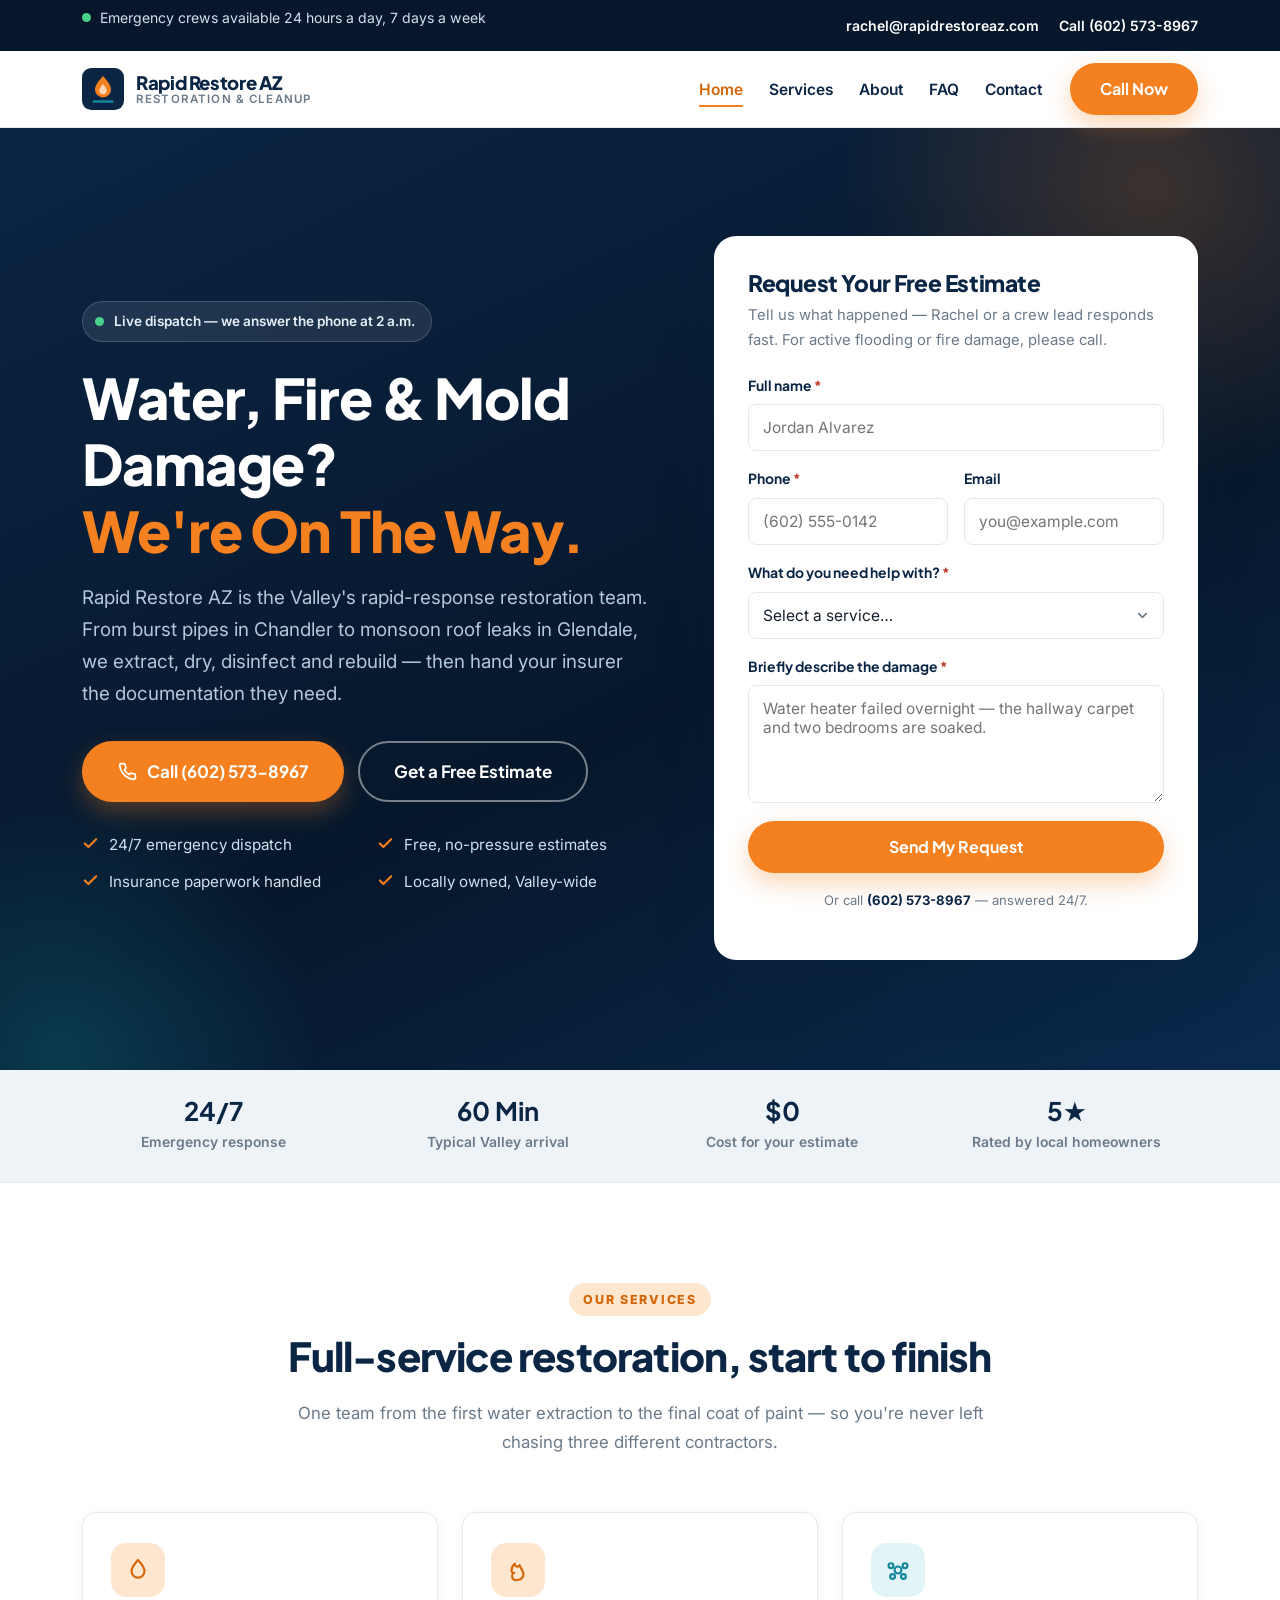
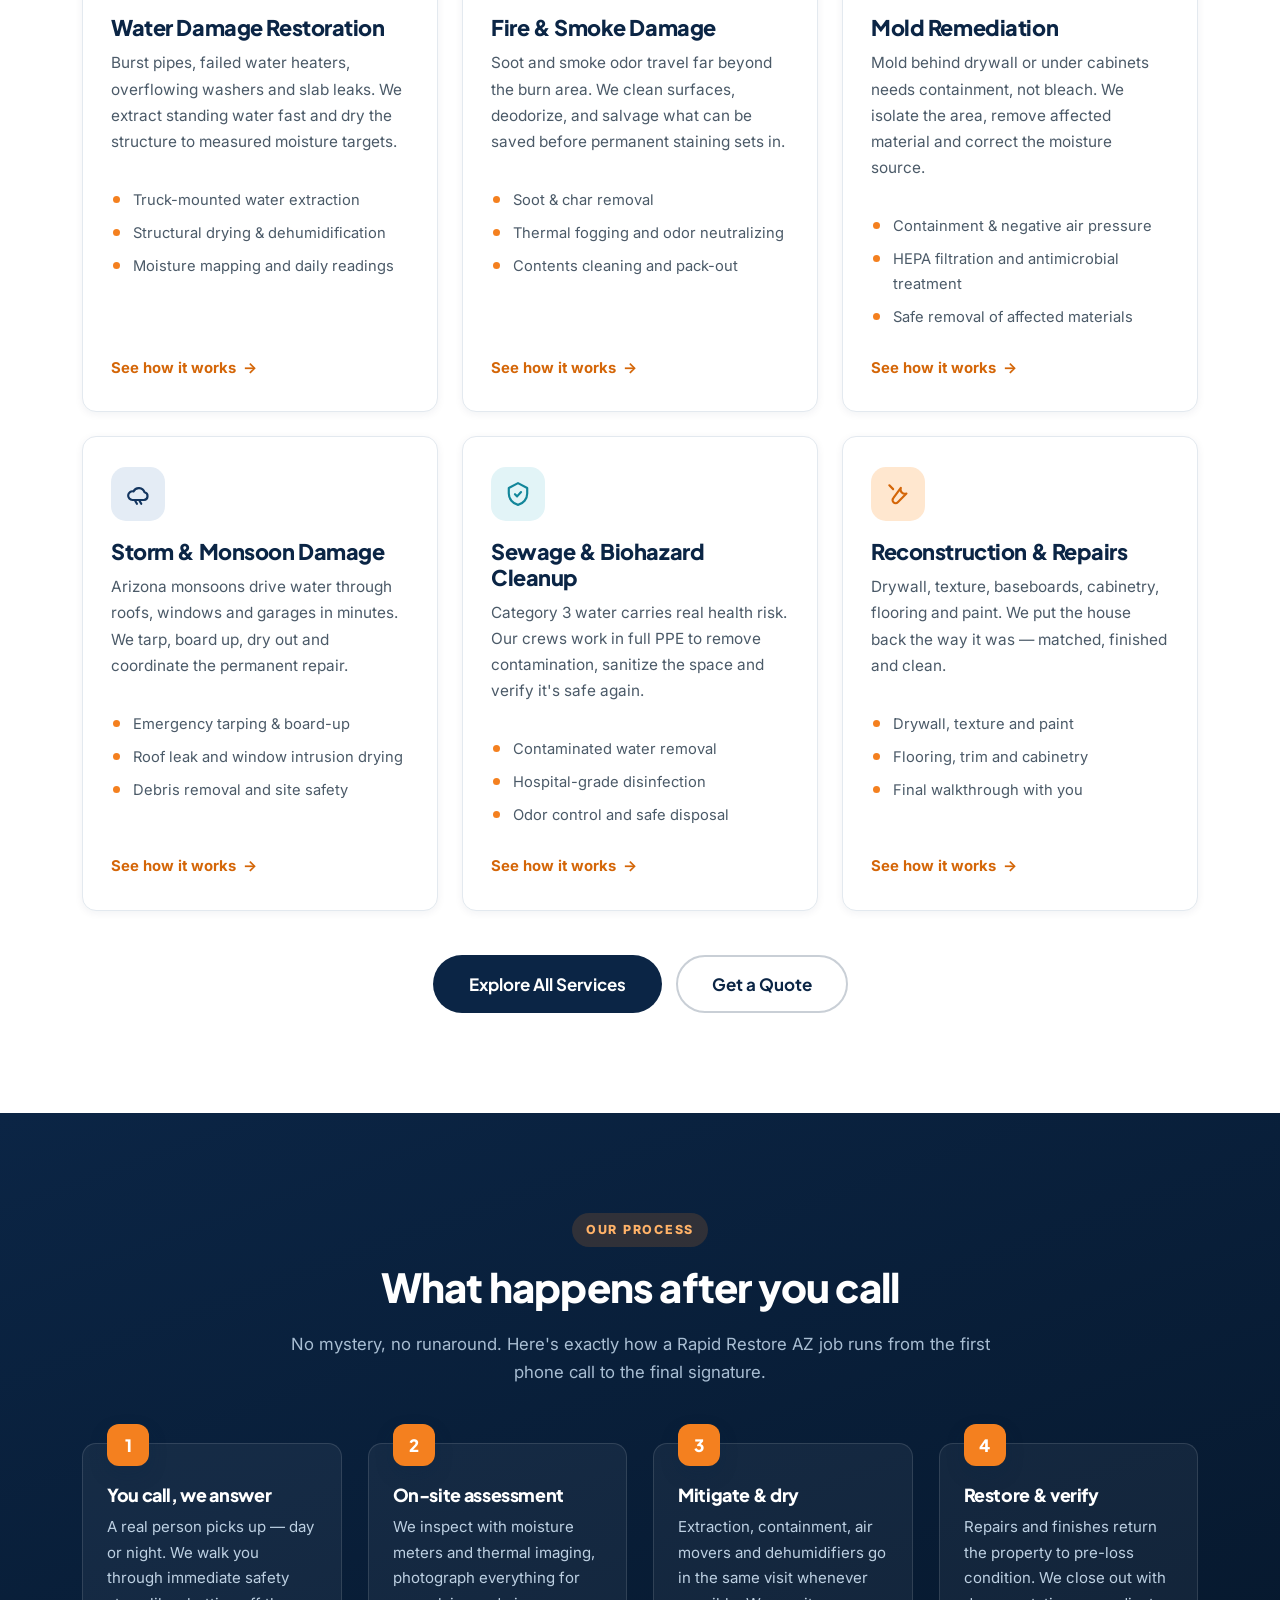
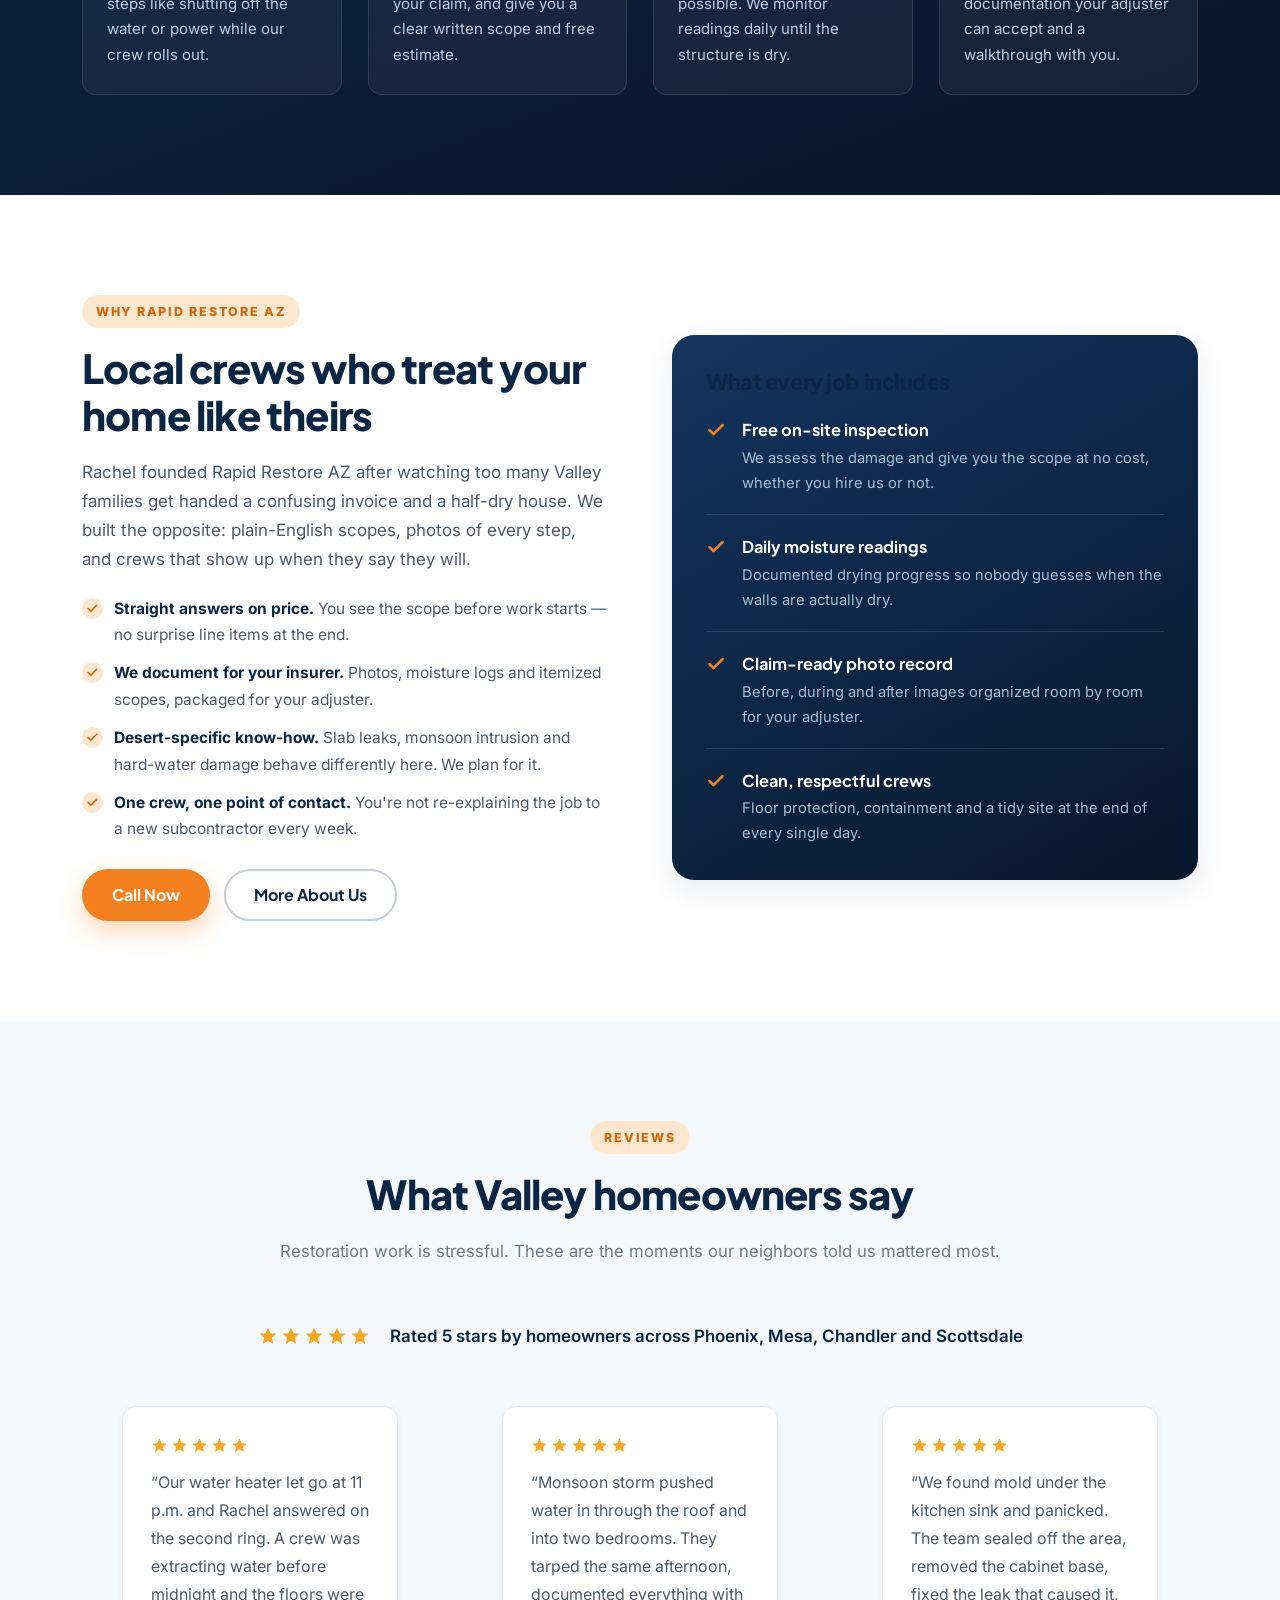
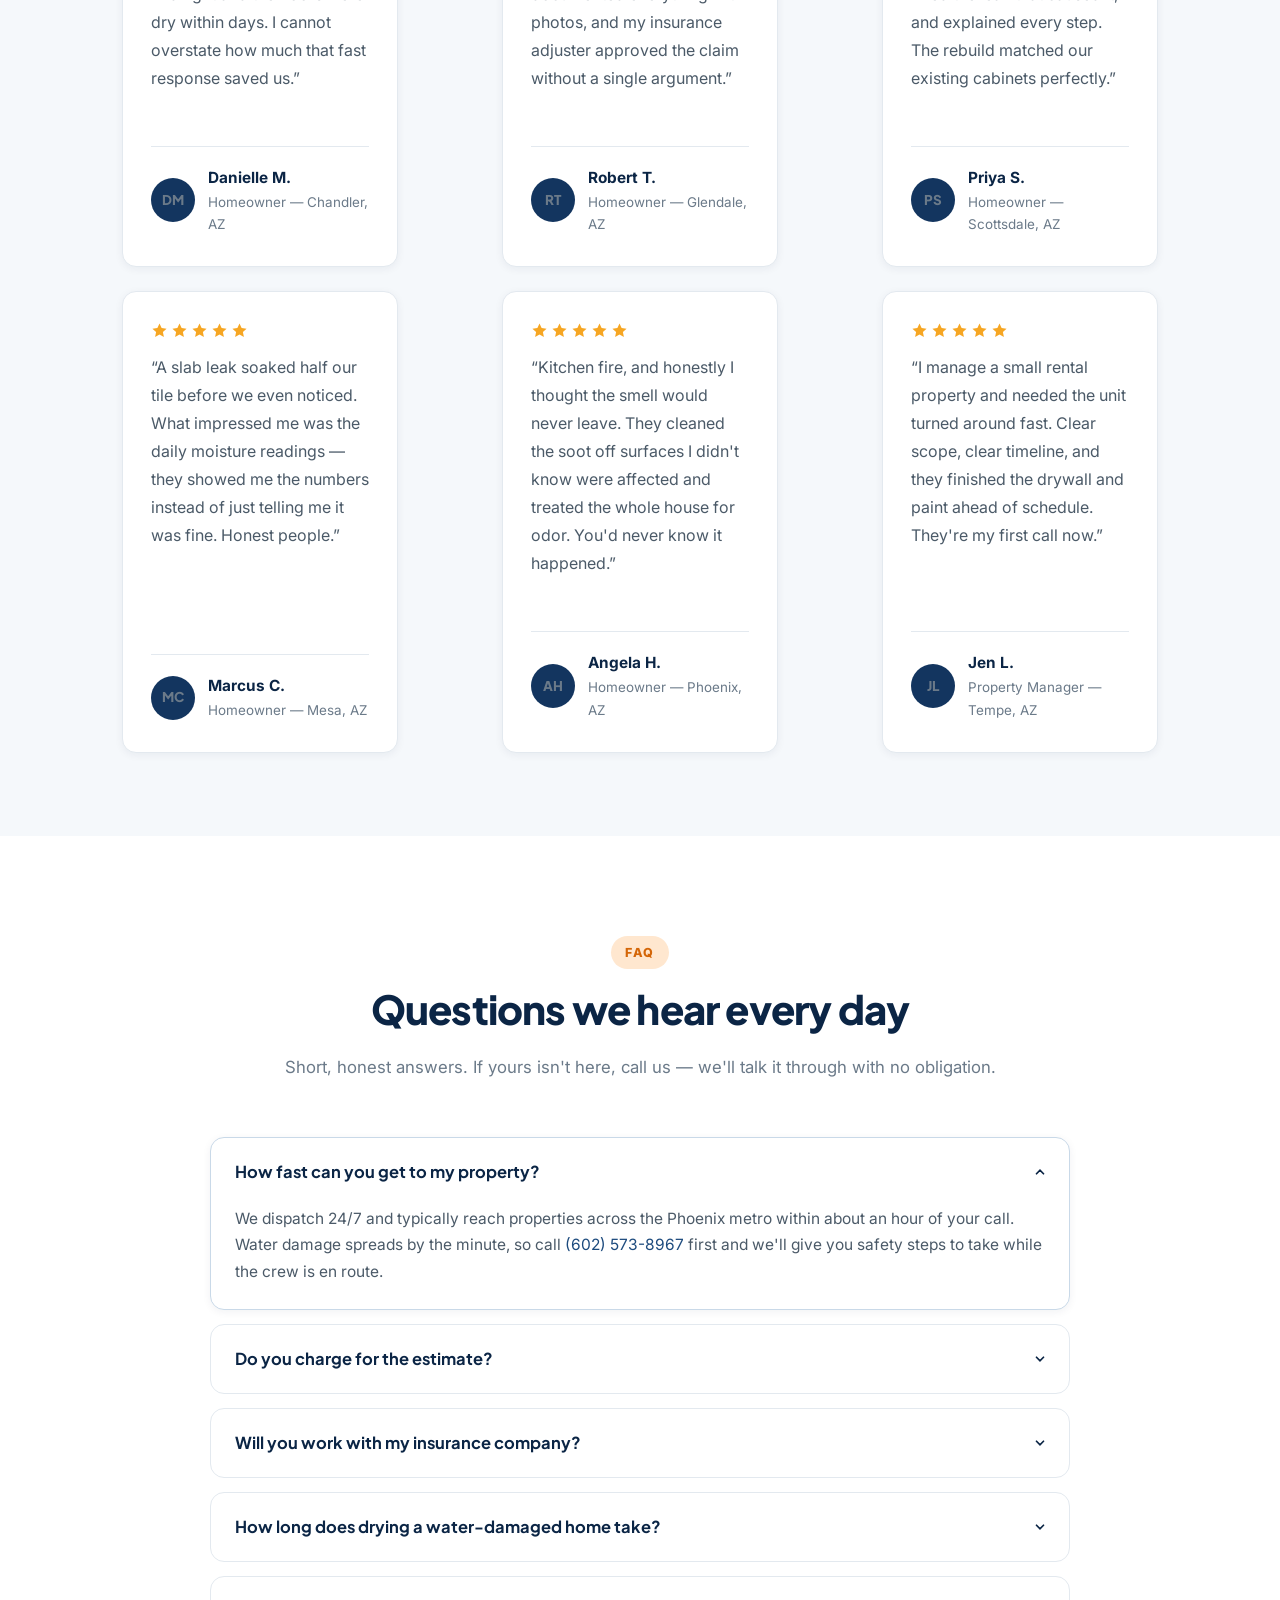
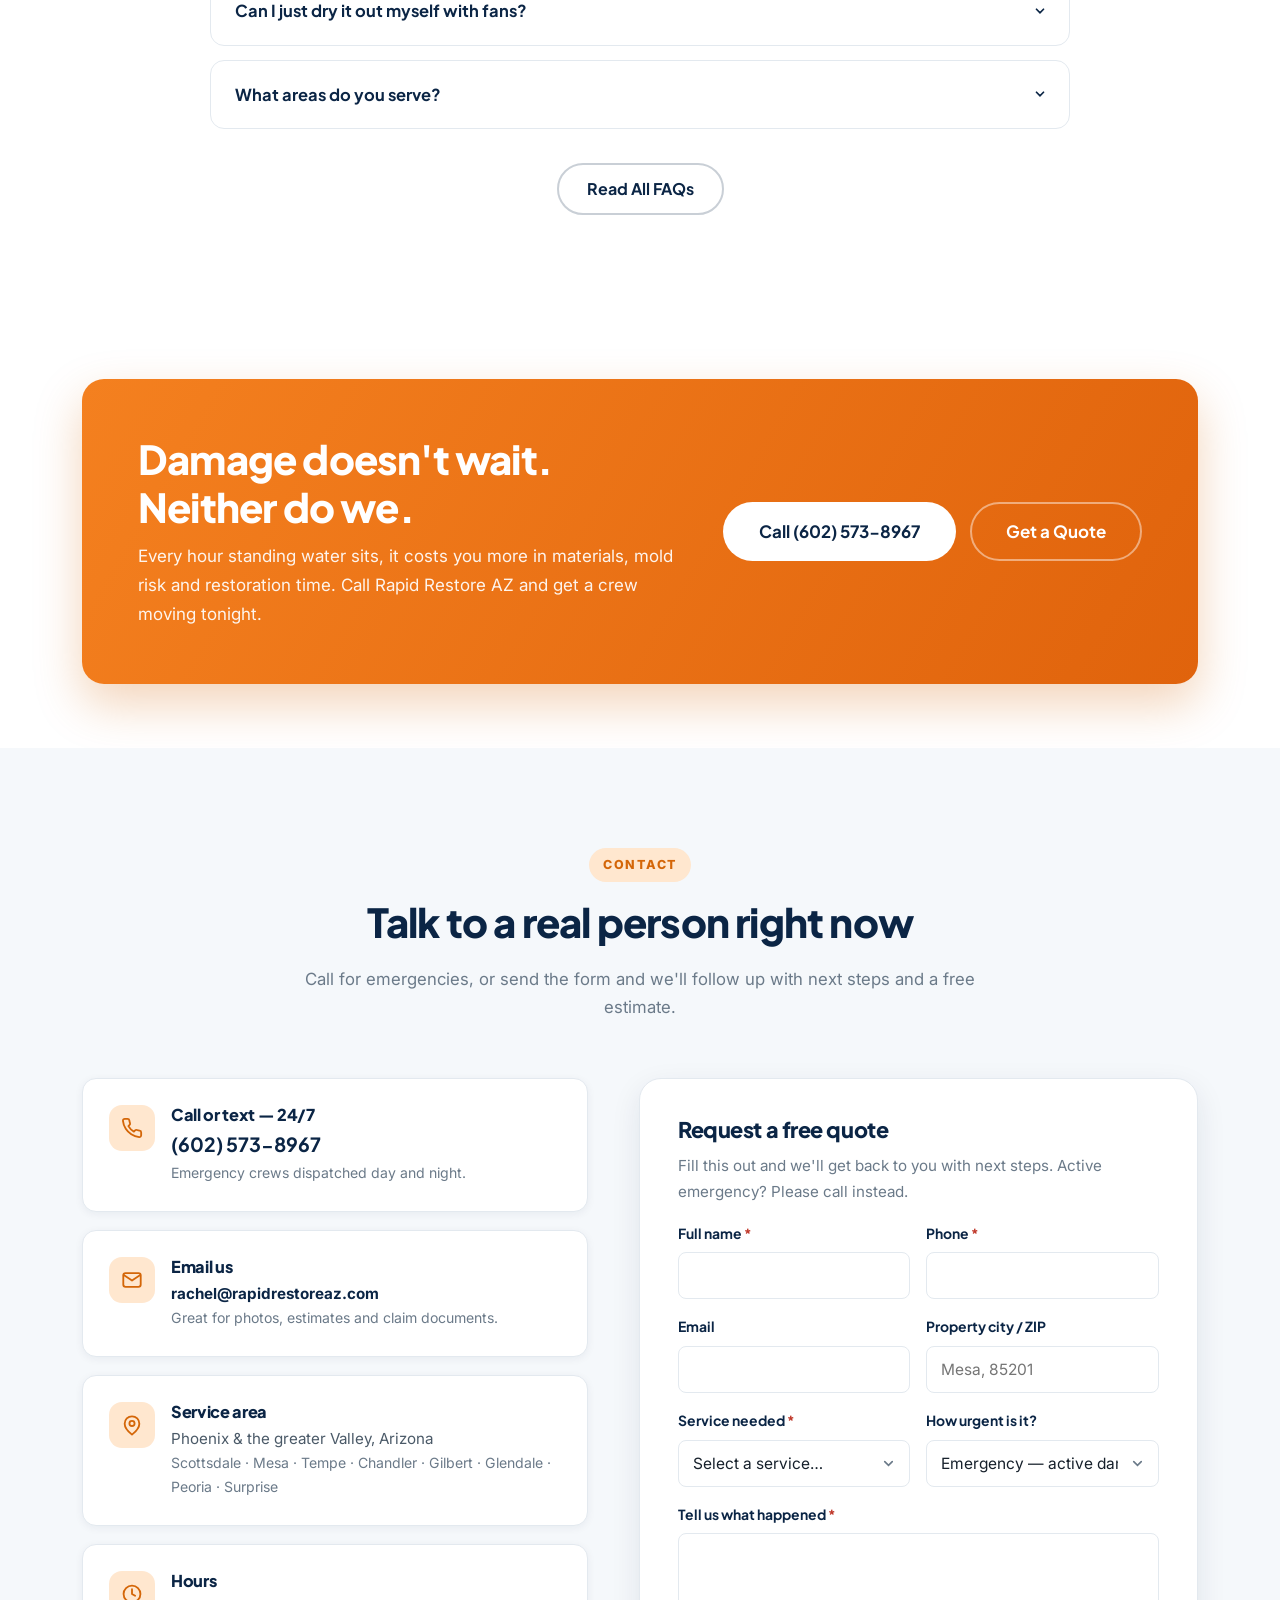
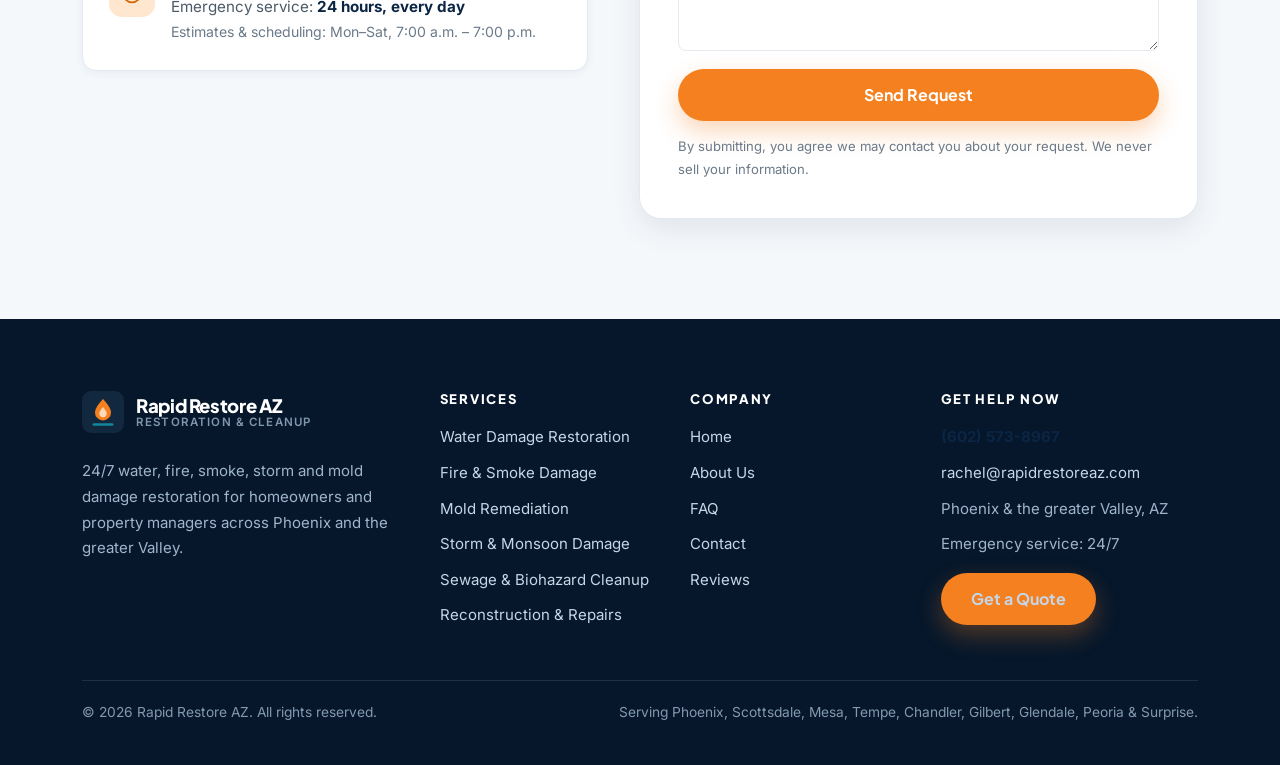
<file: index.html>
<!DOCTYPE html>
<html lang="en">
<head>
<meta charset="utf-8">
<meta name="viewport" content="width=device-width, initial-scale=1">
<title>Rapid Restore AZ | 24/7 Water, Fire &amp; Mold Damage Restoration in Phoenix</title>
<meta name="description" content="Rapid Restore AZ provides 24/7 emergency water damage restoration, fire and smoke cleanup, mold remediation and storm repair across Phoenix and the Valley. Free estimates — call (602) 573-8967.">
<meta name="keywords" content="water damage restoration Phoenix, mold remediation Arizona, fire damage cleanup, emergency water extraction, storm damage repair, Rapid Restore AZ">
<meta name="author" content="Rapid Restore AZ">
<meta name="robots" content="index, follow">
<meta name="theme-color" content="#0b2545">
<link rel="canonical" href="./index.html">

<!-- Open Graph / social -->
<meta property="og:type" content="website">
<meta property="og:site_name" content="Rapid Restore AZ">
<meta property="og:title" content="Rapid Restore AZ | 24/7 Water, Fire &amp; Mold Damage Restoration">
<meta property="og:description" content="Emergency restoration across Phoenix and the Valley. Fast arrival, direct insurance documentation, free estimates. Call (602) 573-8967.">
<meta property="og:url" content="./index.html">
<meta name="twitter:card" content="summary_large_image">
<meta name="twitter:title" content="Rapid Restore AZ | 24/7 Damage Restoration">
<meta name="twitter:description" content="Water, fire, smoke and mold restoration in Phoenix, AZ. Call (602) 573-8967 for 24/7 emergency response.">

<!-- Favicon placeholder -->
<link rel="icon" href="assets/img/favicon.svg" type="image/svg+xml">
<link rel="apple-touch-icon" href="assets/img/favicon.svg">

<link rel="preconnect" href="https://fonts.googleapis.com">
<link rel="preconnect" href="https://fonts.gstatic.com" crossorigin>
<link href="https://fonts.googleapis.com/css2?family=Inter:wght@400;500;600;700&family=Plus+Jakarta+Sans:wght@700;800&display=swap" rel="stylesheet">
<link rel="stylesheet" href="assets/css/styles.css">

<script type="application/ld+json">
{
  "@context": "https://schema.org",
  "@type": "HomeAndConstructionBusiness",
  "name": "Rapid Restore AZ",
  "description": "24/7 water damage restoration, fire and smoke cleanup, mold remediation and storm damage repair serving Phoenix and the greater Valley, Arizona.",
  "telephone": "+1-602-573-8967",
  "email": "rachel@rapidrestoreaz.com",
  "url": "./index.html",
  "areaServed": [
    { "@type": "City", "name": "Phoenix" },
    { "@type": "City", "name": "Scottsdale" },
    { "@type": "City", "name": "Mesa" },
    { "@type": "City", "name": "Tempe" },
    { "@type": "City", "name": "Chandler" },
    { "@type": "City", "name": "Glendale" },
    { "@type": "City", "name": "Gilbert" },
    { "@type": "City", "name": "Peoria" },
    { "@type": "City", "name": "Surprise" }
  ],
  "address": { "@type": "PostalAddress", "addressRegion": "AZ", "addressCountry": "US" },
  "openingHoursSpecification": {
    "@type": "OpeningHoursSpecification",
    "dayOfWeek": ["Monday","Tuesday","Wednesday","Thursday","Friday","Saturday","Sunday"],
    "opens": "00:00",
    "closes": "23:59"
  }
}
</script>
</head>
<body>
<a class="skip-link" href="#main">Skip to main content</a>

<!-- ============ Top bar ============ -->
<div class="topbar">
  <div class="container topbar__inner">
    <p class="topbar__msg"><span class="pulse-dot" aria-hidden="true"></span> Emergency crews available 24 hours a day, 7 days a week</p>
    <div class="topbar__links">
      <a class="hide-sm" href="mailto:rachel@rapidrestoreaz.com">rachel@rapidrestoreaz.com</a>
      <a href="tel:+16025738967">Call (602) 573-8967</a>
    </div>
  </div>
</div>

<!-- ============ Header ============ -->
<header class="header">
  <div class="container header__inner">
    <a class="brand" href="index.html" aria-label="Rapid Restore AZ — home">
      <svg class="brand__mark" viewBox="0 0 64 64" aria-hidden="true" focusable="false">
        <rect width="64" height="64" rx="14" fill="#0b2545"/>
        <path d="M32 12c7.8 8.6 12.2 15.1 12.2 20.6A12.2 12.2 0 0 1 32 44.8a12.2 12.2 0 0 1-12.2-12.2C19.8 27.1 24.2 20.6 32 12z" fill="#f4801f"/>
        <path d="M32 24.5c3.6 4.2 5.6 7.3 5.6 9.8a5.6 5.6 0 1 1-11.2 0c0-2.5 2-5.6 5.6-9.8z" fill="#ffd9b8"/>
        <rect x="16" y="49" width="32" height="4" rx="2" fill="#12869a"/>
      </svg>
      <span class="brand__text">
        <span class="brand__name">Rapid Restore AZ</span>
        <span class="brand__tag">Restoration &amp; Cleanup</span>
      </span>
    </a>

    <button class="nav-toggle" type="button" aria-label="Toggle navigation menu" aria-controls="site-nav" aria-expanded="false">
      <span></span>
    </button>

    <nav class="nav" id="site-nav" aria-label="Main navigation">
      <ul class="nav__list">
        <li><a class="nav__link" href="index.html" aria-current="page">Home</a></li>
        <li><a class="nav__link" href="services.html">Services</a></li>
        <li><a class="nav__link" href="about.html">About</a></li>
        <li><a class="nav__link" href="faq.html">FAQ</a></li>
        <li><a class="nav__link" href="contact.html">Contact</a></li>
      </ul>
      <span class="nav__cta"><a class="btn btn--primary" href="tel:+16025738967">Call Now</a></span>
    </nav>
  </div>
</header>

<main id="main">

  <!-- ============ Hero ============ -->
  <section class="hero">
    <div class="container hero__grid">
      <div class="hero__body">
        <span class="hero__badge"><span class="pulse-dot" aria-hidden="true"></span> Live dispatch — we answer the phone at 2 a.m.</span>
        <h1>Water, Fire &amp; Mold Damage?<br><em>We're On The Way.</em></h1>
        <p class="hero__lead">
          Rapid Restore AZ is the Valley's rapid-response restoration team. From burst pipes in
          Chandler to monsoon roof leaks in Glendale, we extract, dry, disinfect and rebuild —
          then hand your insurer the documentation they need.
        </p>
        <div class="btn-row">
          <a class="btn btn--primary btn--lg" href="tel:+16025738967">
            <svg width="19" height="19" viewBox="0 0 24 24" fill="none" stroke="currentColor" stroke-width="2.2" stroke-linecap="round" stroke-linejoin="round" aria-hidden="true"><path d="M22 16.92v3a2 2 0 0 1-2.18 2 19.79 19.79 0 0 1-8.63-3.07 19.5 19.5 0 0 1-6-6 19.79 19.79 0 0 1-3.07-8.67A2 2 0 0 1 4.11 2h3a2 2 0 0 1 2 1.72c.13.96.36 1.9.7 2.81a2 2 0 0 1-.45 2.11L8.09 9.91a16 16 0 0 0 6 6l1.27-1.27a2 2 0 0 1 2.11-.45c.9.34 1.85.57 2.81.7A2 2 0 0 1 22 16.92z"/></svg>
            Call (602) 573-8967
          </a>
          <a class="btn btn--outline-light btn--lg" href="#quote">Get a Free Estimate</a>
        </div>
        <ul class="hero__points">
          <li><svg width="17" height="17" viewBox="0 0 24 24" fill="none" stroke="#f4801f" stroke-width="3" stroke-linecap="round" stroke-linejoin="round" aria-hidden="true"><polyline points="20 6 9 17 4 12"/></svg> 24/7 emergency dispatch</li>
          <li><svg width="17" height="17" viewBox="0 0 24 24" fill="none" stroke="#f4801f" stroke-width="3" stroke-linecap="round" stroke-linejoin="round" aria-hidden="true"><polyline points="20 6 9 17 4 12"/></svg> Free, no-pressure estimates</li>
          <li><svg width="17" height="17" viewBox="0 0 24 24" fill="none" stroke="#f4801f" stroke-width="3" stroke-linecap="round" stroke-linejoin="round" aria-hidden="true"><polyline points="20 6 9 17 4 12"/></svg> Insurance paperwork handled</li>
          <li><svg width="17" height="17" viewBox="0 0 24 24" fill="none" stroke="#f4801f" stroke-width="3" stroke-linecap="round" stroke-linejoin="round" aria-hidden="true"><polyline points="20 6 9 17 4 12"/></svg> Locally owned, Valley-wide</li>
        </ul>
      </div>

      <!-- Quote card -->
      <div class="hero-card" id="quote">
        <h2>Request Your Free Estimate</h2>
        <p class="hero-card__sub">Tell us what happened — Rachel or a crew lead responds fast. For active flooding or fire damage, please call.</p>
        <form data-quote-form novalidate>
          <div class="form-grid">
            <div class="field field--full">
              <label for="h-name">Full name <span class="req" aria-hidden="true">*</span></label>
              <input type="text" id="h-name" name="name" autocomplete="name" placeholder="Jordan Alvarez" required>
              <span class="field__error"></span>
            </div>
            <div class="field">
              <label for="h-phone">Phone <span class="req" aria-hidden="true">*</span></label>
              <input type="tel" id="h-phone" name="phone" autocomplete="tel" placeholder="(602) 555-0142" required>
              <span class="field__error"></span>
            </div>
            <div class="field">
              <label for="h-email">Email</label>
              <input type="email" id="h-email" name="email" autocomplete="email" placeholder="you@example.com">
              <span class="field__error"></span>
            </div>
            <div class="field field--full">
              <label for="h-service">What do you need help with? <span class="req" aria-hidden="true">*</span></label>
              <select id="h-service" name="service" required>
                <option value="">Select a service…</option>
                <option>Water Damage Restoration</option>
                <option>Fire &amp; Smoke Damage</option>
                <option>Mold Remediation</option>
                <option>Storm &amp; Monsoon Damage</option>
                <option>Sewage &amp; Biohazard Cleanup</option>
                <option>Reconstruction &amp; Repairs</option>
                <option>Not sure — please advise</option>
              </select>
              <span class="field__error"></span>
            </div>
            <div class="field field--full">
              <label for="h-message">Briefly describe the damage <span class="req" aria-hidden="true">*</span></label>
              <textarea id="h-message" name="message" rows="3" placeholder="Water heater failed overnight — the hallway carpet and two bedrooms are soaked." required></textarea>
              <span class="field__error"></span>
            </div>
          </div>
          <input class="hp-field" type="text" name="company_website" tabindex="-1" autocomplete="off" aria-hidden="true">
          <div class="btn-row" style="margin-top:18px">
            <button class="btn btn--primary btn--wide" type="submit">Send My Request</button>
          </div>
          <p class="hero-card__foot">Or call <a href="tel:+16025738967"><strong>(602) 573-8967</strong></a> — answered 24/7.</p>
          <div class="form-note" aria-live="polite"></div>
        </form>
      </div>
    </div>
  </section>

  <!-- ============ Trust strip ============ -->
  <section class="trust" aria-label="Why homeowners call us">
    <div class="container">
      <div class="trust__grid">
        <div class="trust__item"><strong>24/7</strong><span>Emergency response</span></div>
        <div class="trust__item"><strong>60 Min</strong><span>Typical Valley arrival</span></div>
        <div class="trust__item"><strong>$0</strong><span>Cost for your estimate</span></div>
        <div class="trust__item"><strong>5★</strong><span>Rated by local homeowners</span></div>
      </div>
    </div>
  </section>

  <!-- ============ Services ============ -->
  <section class="section" id="services">
    <div class="container">
      <div class="section-head reveal">
        <span class="eyebrow">Our Services</span>
        <h2>Full-service restoration, start to finish</h2>
        <p>One team from the first water extraction to the final coat of paint — so you're never left chasing three different contractors.</p>
      </div>

      <div class="grid grid--3">
        <article class="card reveal">
          <div class="card__icon" aria-hidden="true">
            <svg width="26" height="26" viewBox="0 0 24 24" fill="none" stroke="currentColor" stroke-width="2" stroke-linecap="round" stroke-linejoin="round"><path d="M12 2.7s6 6.5 6 10.3a6 6 0 0 1-12 0c0-3.8 6-10.3 6-10.3z"/></svg>
          </div>
          <h3>Water Damage Restoration</h3>
          <p>Burst pipes, failed water heaters, overflowing washers and slab leaks. We extract standing water fast and dry the structure to measured moisture targets.</p>
          <ul class="card__list">
            <li>Truck-mounted water extraction</li>
            <li>Structural drying &amp; dehumidification</li>
            <li>Moisture mapping and daily readings</li>
          </ul>
          <a class="card__link" href="services.html#water">See how it works <span aria-hidden="true">→</span></a>
        </article>

        <article class="card reveal">
          <div class="card__icon" aria-hidden="true">
            <svg width="26" height="26" viewBox="0 0 24 24" fill="none" stroke="currentColor" stroke-width="2" stroke-linecap="round" stroke-linejoin="round"><path d="M8.5 14.5A3.5 3.5 0 0 0 12 21a5 5 0 0 0 5-5c0-3.5-2.5-5-3.5-8.5C12 10 9 9 9 6c-2 2-3 4-3 6.5 0 1 .5 1.7 1 2z"/></svg>
          </div>
          <h3>Fire &amp; Smoke Damage</h3>
          <p>Soot and smoke odor travel far beyond the burn area. We clean surfaces, deodorize, and salvage what can be saved before permanent staining sets in.</p>
          <ul class="card__list">
            <li>Soot &amp; char removal</li>
            <li>Thermal fogging and odor neutralizing</li>
            <li>Contents cleaning and pack-out</li>
          </ul>
          <a class="card__link" href="services.html#fire">See how it works <span aria-hidden="true">→</span></a>
        </article>

        <article class="card reveal">
          <div class="card__icon card__icon--teal" aria-hidden="true">
            <svg width="26" height="26" viewBox="0 0 24 24" fill="none" stroke="currentColor" stroke-width="2" stroke-linecap="round" stroke-linejoin="round"><circle cx="12" cy="12" r="3.2"/><circle cx="5.5" cy="8" r="2.2"/><circle cx="18.5" cy="8" r="2.2"/><circle cx="7" cy="18" r="2.2"/><circle cx="17" cy="18" r="2.2"/></svg>
          </div>
          <h3>Mold Remediation</h3>
          <p>Mold behind drywall or under cabinets needs containment, not bleach. We isolate the area, remove affected material and correct the moisture source.</p>
          <ul class="card__list">
            <li>Containment &amp; negative air pressure</li>
            <li>HEPA filtration and antimicrobial treatment</li>
            <li>Safe removal of affected materials</li>
          </ul>
          <a class="card__link" href="services.html#mold">See how it works <span aria-hidden="true">→</span></a>
        </article>

        <article class="card reveal">
          <div class="card__icon card__icon--navy" aria-hidden="true">
            <svg width="26" height="26" viewBox="0 0 24 24" fill="none" stroke="currentColor" stroke-width="2" stroke-linecap="round" stroke-linejoin="round"><path d="M17.5 17.5H7a4 4 0 1 1 .8-7.9A5.5 5.5 0 0 1 18 10.4a3.6 3.6 0 0 1-.5 7.1z"/><path d="M11 21l-1.5-2.5M15 21l-1.5-2.5"/></svg>
          </div>
          <h3>Storm &amp; Monsoon Damage</h3>
          <p>Arizona monsoons drive water through roofs, windows and garages in minutes. We tarp, board up, dry out and coordinate the permanent repair.</p>
          <ul class="card__list">
            <li>Emergency tarping &amp; board-up</li>
            <li>Roof leak and window intrusion drying</li>
            <li>Debris removal and site safety</li>
          </ul>
          <a class="card__link" href="services.html#storm">See how it works <span aria-hidden="true">→</span></a>
        </article>

        <article class="card reveal">
          <div class="card__icon card__icon--teal" aria-hidden="true">
            <svg width="26" height="26" viewBox="0 0 24 24" fill="none" stroke="currentColor" stroke-width="2" stroke-linecap="round" stroke-linejoin="round"><path d="M12 2l8.5 4.5v5c0 5-3.6 9.3-8.5 10.5C7.1 20.8 3.5 16.5 3.5 11.5v-5z"/><path d="M9.2 12.2l2 2 3.6-4"/></svg>
          </div>
          <h3>Sewage &amp; Biohazard Cleanup</h3>
          <p>Category 3 water carries real health risk. Our crews work in full PPE to remove contamination, sanitize the space and verify it's safe again.</p>
          <ul class="card__list">
            <li>Contaminated water removal</li>
            <li>Hospital-grade disinfection</li>
            <li>Odor control and safe disposal</li>
          </ul>
          <a class="card__link" href="services.html#sewage">See how it works <span aria-hidden="true">→</span></a>
        </article>

        <article class="card reveal">
          <div class="card__icon" aria-hidden="true">
            <svg width="26" height="26" viewBox="0 0 24 24" fill="none" stroke="currentColor" stroke-width="2" stroke-linecap="round" stroke-linejoin="round"><path d="M14.6 6.4a4 4 0 0 0 5.2 5.2l-8 8a2.8 2.8 0 0 1-4-4z"/><path d="M4 4l3.5 3.5"/></svg>
          </div>
          <h3>Reconstruction &amp; Repairs</h3>
          <p>Drywall, texture, baseboards, cabinetry, flooring and paint. We put the house back the way it was — matched, finished and clean.</p>
          <ul class="card__list">
            <li>Drywall, texture and paint</li>
            <li>Flooring, trim and cabinetry</li>
            <li>Final walkthrough with you</li>
          </ul>
          <a class="card__link" href="services.html#rebuild">See how it works <span aria-hidden="true">→</span></a>
        </article>
      </div>

      <div class="btn-row reveal" style="justify-content:center;margin-top:44px">
        <a class="btn btn--dark btn--lg" href="services.html">Explore All Services</a>
        <a class="btn btn--ghost btn--lg" href="contact.html">Get a Quote</a>
      </div>
    </div>
  </section>

  <!-- ============ Process ============ -->
  <section class="section section--deep">
    <div class="container">
      <div class="section-head reveal">
        <span class="eyebrow">Our Process</span>
        <h2>What happens after you call</h2>
        <p>No mystery, no runaround. Here's exactly how a Rapid Restore AZ job runs from the first phone call to the final signature.</p>
      </div>
      <ol class="steps">
        <li class="reveal">
          <h3>You call, we answer</h3>
          <p>A real person picks up — day or night. We walk you through immediate safety steps like shutting off the water or power while our crew rolls out.</p>
        </li>
        <li class="reveal">
          <h3>On-site assessment</h3>
          <p>We inspect with moisture meters and thermal imaging, photograph everything for your claim, and give you a clear written scope and free estimate.</p>
        </li>
        <li class="reveal">
          <h3>Mitigate &amp; dry</h3>
          <p>Extraction, containment, air movers and dehumidifiers go in the same visit whenever possible. We monitor readings daily until the structure is dry.</p>
        </li>
        <li class="reveal">
          <h3>Restore &amp; verify</h3>
          <p>Repairs and finishes return the property to pre-loss condition. We close out with documentation your adjuster can accept and a walkthrough with you.</p>
        </li>
      </ol>
    </div>
  </section>

  <!-- ============ Why us ============ -->
  <section class="section">
    <div class="container split">
      <div class="reveal">
        <span class="eyebrow">Why Rapid Restore AZ</span>
        <h2>Local crews who treat your home like theirs</h2>
        <p>
          Rachel founded Rapid Restore AZ after watching too many Valley families get handed a
          confusing invoice and a half-dry house. We built the opposite: plain-English scopes,
          photos of every step, and crews that show up when they say they will.
        </p>
        <ul class="check-list">
          <li><strong>Straight answers on price.</strong> You see the scope before work starts — no surprise line items at the end.</li>
          <li><strong>We document for your insurer.</strong> Photos, moisture logs and itemized scopes, packaged for your adjuster.</li>
          <li><strong>Desert-specific know-how.</strong> Slab leaks, monsoon intrusion and hard-water damage behave differently here. We plan for it.</li>
          <li><strong>One crew, one point of contact.</strong> You're not re-explaining the job to a new subcontractor every week.</li>
        </ul>
        <div class="btn-row" style="margin-top:26px">
          <a class="btn btn--primary" href="tel:+16025738967">Call Now</a>
          <a class="btn btn--ghost" href="about.html">More About Us</a>
        </div>
      </div>

      <div class="split__media reveal">
        <h3 style="margin-bottom:22px">What every job includes</h3>
        <ul class="stat-list">
          <li>
            <svg class="tick" width="20" height="20" viewBox="0 0 24 24" fill="none" stroke="currentColor" stroke-width="3" stroke-linecap="round" stroke-linejoin="round" aria-hidden="true"><polyline points="20 6 9 17 4 12"/></svg>
            <span><strong>Free on-site inspection</strong>We assess the damage and give you the scope at no cost, whether you hire us or not.</span>
          </li>
          <li>
            <svg class="tick" width="20" height="20" viewBox="0 0 24 24" fill="none" stroke="currentColor" stroke-width="3" stroke-linecap="round" stroke-linejoin="round" aria-hidden="true"><polyline points="20 6 9 17 4 12"/></svg>
            <span><strong>Daily moisture readings</strong>Documented drying progress so nobody guesses when the walls are actually dry.</span>
          </li>
          <li>
            <svg class="tick" width="20" height="20" viewBox="0 0 24 24" fill="none" stroke="currentColor" stroke-width="3" stroke-linecap="round" stroke-linejoin="round" aria-hidden="true"><polyline points="20 6 9 17 4 12"/></svg>
            <span><strong>Claim-ready photo record</strong>Before, during and after images organized room by room for your adjuster.</span>
          </li>
          <li>
            <svg class="tick" width="20" height="20" viewBox="0 0 24 24" fill="none" stroke="currentColor" stroke-width="3" stroke-linecap="round" stroke-linejoin="round" aria-hidden="true"><polyline points="20 6 9 17 4 12"/></svg>
            <span><strong>Clean, respectful crews</strong>Floor protection, containment and a tidy site at the end of every single day.</span>
          </li>
        </ul>
      </div>
    </div>
  </section>

  <!-- ============ Reviews ============ -->
  <section class="section section--alt" id="reviews">
    <div class="container">
      <div class="section-head reveal">
        <span class="eyebrow">Reviews</span>
        <h2>What Valley homeowners say</h2>
        <p>Restoration work is stressful. These are the moments our neighbors told us mattered most.</p>
      </div>

      <div class="reviews-summary reveal">
        <span class="stars" aria-hidden="true">
          <svg width="20" height="20" viewBox="0 0 24 24" fill="currentColor"><path d="M12 2l3 6.6 7 .8-5.2 4.8 1.4 7L12 17.8 5.8 21.2l1.4-7L2 9.4l7-.8z"/></svg>
          <svg width="20" height="20" viewBox="0 0 24 24" fill="currentColor"><path d="M12 2l3 6.6 7 .8-5.2 4.8 1.4 7L12 17.8 5.8 21.2l1.4-7L2 9.4l7-.8z"/></svg>
          <svg width="20" height="20" viewBox="0 0 24 24" fill="currentColor"><path d="M12 2l3 6.6 7 .8-5.2 4.8 1.4 7L12 17.8 5.8 21.2l1.4-7L2 9.4l7-.8z"/></svg>
          <svg width="20" height="20" viewBox="0 0 24 24" fill="currentColor"><path d="M12 2l3 6.6 7 .8-5.2 4.8 1.4 7L12 17.8 5.8 21.2l1.4-7L2 9.4l7-.8z"/></svg>
          <svg width="20" height="20" viewBox="0 0 24 24" fill="currentColor"><path d="M12 2l3 6.6 7 .8-5.2 4.8 1.4 7L12 17.8 5.8 21.2l1.4-7L2 9.4l7-.8z"/></svg>
        </span>
        <p>Rated 5 stars by homeowners across Phoenix, Mesa, Chandler and Scottsdale</p>
      </div>

      <div class="grid grid--3">
        <figure class="quote reveal">
          <span class="quote__stars stars" aria-label="5 out of 5 stars">
            <svg width="17" height="17" viewBox="0 0 24 24" fill="currentColor" aria-hidden="true"><path d="M12 2l3 6.6 7 .8-5.2 4.8 1.4 7L12 17.8 5.8 21.2l1.4-7L2 9.4l7-.8z"/></svg>
            <svg width="17" height="17" viewBox="0 0 24 24" fill="currentColor" aria-hidden="true"><path d="M12 2l3 6.6 7 .8-5.2 4.8 1.4 7L12 17.8 5.8 21.2l1.4-7L2 9.4l7-.8z"/></svg>
            <svg width="17" height="17" viewBox="0 0 24 24" fill="currentColor" aria-hidden="true"><path d="M12 2l3 6.6 7 .8-5.2 4.8 1.4 7L12 17.8 5.8 21.2l1.4-7L2 9.4l7-.8z"/></svg>
            <svg width="17" height="17" viewBox="0 0 24 24" fill="currentColor" aria-hidden="true"><path d="M12 2l3 6.6 7 .8-5.2 4.8 1.4 7L12 17.8 5.8 21.2l1.4-7L2 9.4l7-.8z"/></svg>
            <svg width="17" height="17" viewBox="0 0 24 24" fill="currentColor" aria-hidden="true"><path d="M12 2l3 6.6 7 .8-5.2 4.8 1.4 7L12 17.8 5.8 21.2l1.4-7L2 9.4l7-.8z"/></svg>
          </span>
          <blockquote>Our water heater let go at 11 p.m. and Rachel answered on the second ring. A crew was extracting water before midnight and the floors were dry within days. I cannot overstate how much that fast response saved us.</blockquote>
          <figcaption>
            <span class="avatar" aria-hidden="true">DM</span>
            <span><cite>Danielle M.</cite><span>Homeowner — Chandler, AZ</span></span>
          </figcaption>
        </figure>

        <figure class="quote reveal">
          <span class="quote__stars stars" aria-label="5 out of 5 stars">
            <svg width="17" height="17" viewBox="0 0 24 24" fill="currentColor" aria-hidden="true"><path d="M12 2l3 6.6 7 .8-5.2 4.8 1.4 7L12 17.8 5.8 21.2l1.4-7L2 9.4l7-.8z"/></svg>
            <svg width="17" height="17" viewBox="0 0 24 24" fill="currentColor" aria-hidden="true"><path d="M12 2l3 6.6 7 .8-5.2 4.8 1.4 7L12 17.8 5.8 21.2l1.4-7L2 9.4l7-.8z"/></svg>
            <svg width="17" height="17" viewBox="0 0 24 24" fill="currentColor" aria-hidden="true"><path d="M12 2l3 6.6 7 .8-5.2 4.8 1.4 7L12 17.8 5.8 21.2l1.4-7L2 9.4l7-.8z"/></svg>
            <svg width="17" height="17" viewBox="0 0 24 24" fill="currentColor" aria-hidden="true"><path d="M12 2l3 6.6 7 .8-5.2 4.8 1.4 7L12 17.8 5.8 21.2l1.4-7L2 9.4l7-.8z"/></svg>
            <svg width="17" height="17" viewBox="0 0 24 24" fill="currentColor" aria-hidden="true"><path d="M12 2l3 6.6 7 .8-5.2 4.8 1.4 7L12 17.8 5.8 21.2l1.4-7L2 9.4l7-.8z"/></svg>
          </span>
          <blockquote>Monsoon storm pushed water in through the roof and into two bedrooms. They tarped the same afternoon, documented everything with photos, and my insurance adjuster approved the claim without a single argument.</blockquote>
          <figcaption>
            <span class="avatar" aria-hidden="true">RT</span>
            <span><cite>Robert T.</cite><span>Homeowner — Glendale, AZ</span></span>
          </figcaption>
        </figure>

        <figure class="quote reveal">
          <span class="quote__stars stars" aria-label="5 out of 5 stars">
            <svg width="17" height="17" viewBox="0 0 24 24" fill="currentColor" aria-hidden="true"><path d="M12 2l3 6.6 7 .8-5.2 4.8 1.4 7L12 17.8 5.8 21.2l1.4-7L2 9.4l7-.8z"/></svg>
            <svg width="17" height="17" viewBox="0 0 24 24" fill="currentColor" aria-hidden="true"><path d="M12 2l3 6.6 7 .8-5.2 4.8 1.4 7L12 17.8 5.8 21.2l1.4-7L2 9.4l7-.8z"/></svg>
            <svg width="17" height="17" viewBox="0 0 24 24" fill="currentColor" aria-hidden="true"><path d="M12 2l3 6.6 7 .8-5.2 4.8 1.4 7L12 17.8 5.8 21.2l1.4-7L2 9.4l7-.8z"/></svg>
            <svg width="17" height="17" viewBox="0 0 24 24" fill="currentColor" aria-hidden="true"><path d="M12 2l3 6.6 7 .8-5.2 4.8 1.4 7L12 17.8 5.8 21.2l1.4-7L2 9.4l7-.8z"/></svg>
            <svg width="17" height="17" viewBox="0 0 24 24" fill="currentColor" aria-hidden="true"><path d="M12 2l3 6.6 7 .8-5.2 4.8 1.4 7L12 17.8 5.8 21.2l1.4-7L2 9.4l7-.8z"/></svg>
          </span>
          <blockquote>We found mold under the kitchen sink and panicked. The team sealed off the area, removed the cabinet base, fixed the leak that caused it, and explained every step. The rebuild matched our existing cabinets perfectly.</blockquote>
          <figcaption>
            <span class="avatar" aria-hidden="true">PS</span>
            <span><cite>Priya S.</cite><span>Homeowner — Scottsdale, AZ</span></span>
          </figcaption>
        </figure>

        <figure class="quote reveal">
          <span class="quote__stars stars" aria-label="5 out of 5 stars">
            <svg width="17" height="17" viewBox="0 0 24 24" fill="currentColor" aria-hidden="true"><path d="M12 2l3 6.6 7 .8-5.2 4.8 1.4 7L12 17.8 5.8 21.2l1.4-7L2 9.4l7-.8z"/></svg>
            <svg width="17" height="17" viewBox="0 0 24 24" fill="currentColor" aria-hidden="true"><path d="M12 2l3 6.6 7 .8-5.2 4.8 1.4 7L12 17.8 5.8 21.2l1.4-7L2 9.4l7-.8z"/></svg>
            <svg width="17" height="17" viewBox="0 0 24 24" fill="currentColor" aria-hidden="true"><path d="M12 2l3 6.6 7 .8-5.2 4.8 1.4 7L12 17.8 5.8 21.2l1.4-7L2 9.4l7-.8z"/></svg>
            <svg width="17" height="17" viewBox="0 0 24 24" fill="currentColor" aria-hidden="true"><path d="M12 2l3 6.6 7 .8-5.2 4.8 1.4 7L12 17.8 5.8 21.2l1.4-7L2 9.4l7-.8z"/></svg>
            <svg width="17" height="17" viewBox="0 0 24 24" fill="currentColor" aria-hidden="true"><path d="M12 2l3 6.6 7 .8-5.2 4.8 1.4 7L12 17.8 5.8 21.2l1.4-7L2 9.4l7-.8z"/></svg>
          </span>
          <blockquote>A slab leak soaked half our tile before we even noticed. What impressed me was the daily moisture readings — they showed me the numbers instead of just telling me it was fine. Honest people.</blockquote>
          <figcaption>
            <span class="avatar" aria-hidden="true">MC</span>
            <span><cite>Marcus C.</cite><span>Homeowner — Mesa, AZ</span></span>
          </figcaption>
        </figure>

        <figure class="quote reveal">
          <span class="quote__stars stars" aria-label="5 out of 5 stars">
            <svg width="17" height="17" viewBox="0 0 24 24" fill="currentColor" aria-hidden="true"><path d="M12 2l3 6.6 7 .8-5.2 4.8 1.4 7L12 17.8 5.8 21.2l1.4-7L2 9.4l7-.8z"/></svg>
            <svg width="17" height="17" viewBox="0 0 24 24" fill="currentColor" aria-hidden="true"><path d="M12 2l3 6.6 7 .8-5.2 4.8 1.4 7L12 17.8 5.8 21.2l1.4-7L2 9.4l7-.8z"/></svg>
            <svg width="17" height="17" viewBox="0 0 24 24" fill="currentColor" aria-hidden="true"><path d="M12 2l3 6.6 7 .8-5.2 4.8 1.4 7L12 17.8 5.8 21.2l1.4-7L2 9.4l7-.8z"/></svg>
            <svg width="17" height="17" viewBox="0 0 24 24" fill="currentColor" aria-hidden="true"><path d="M12 2l3 6.6 7 .8-5.2 4.8 1.4 7L12 17.8 5.8 21.2l1.4-7L2 9.4l7-.8z"/></svg>
            <svg width="17" height="17" viewBox="0 0 24 24" fill="currentColor" aria-hidden="true"><path d="M12 2l3 6.6 7 .8-5.2 4.8 1.4 7L12 17.8 5.8 21.2l1.4-7L2 9.4l7-.8z"/></svg>
          </span>
          <blockquote>Kitchen fire, and honestly I thought the smell would never leave. They cleaned the soot off surfaces I didn't know were affected and treated the whole house for odor. You'd never know it happened.</blockquote>
          <figcaption>
            <span class="avatar" aria-hidden="true">AH</span>
            <span><cite>Angela H.</cite><span>Homeowner — Phoenix, AZ</span></span>
          </figcaption>
        </figure>

        <figure class="quote reveal">
          <span class="quote__stars stars" aria-label="5 out of 5 stars">
            <svg width="17" height="17" viewBox="0 0 24 24" fill="currentColor" aria-hidden="true"><path d="M12 2l3 6.6 7 .8-5.2 4.8 1.4 7L12 17.8 5.8 21.2l1.4-7L2 9.4l7-.8z"/></svg>
            <svg width="17" height="17" viewBox="0 0 24 24" fill="currentColor" aria-hidden="true"><path d="M12 2l3 6.6 7 .8-5.2 4.8 1.4 7L12 17.8 5.8 21.2l1.4-7L2 9.4l7-.8z"/></svg>
            <svg width="17" height="17" viewBox="0 0 24 24" fill="currentColor" aria-hidden="true"><path d="M12 2l3 6.6 7 .8-5.2 4.8 1.4 7L12 17.8 5.8 21.2l1.4-7L2 9.4l7-.8z"/></svg>
            <svg width="17" height="17" viewBox="0 0 24 24" fill="currentColor" aria-hidden="true"><path d="M12 2l3 6.6 7 .8-5.2 4.8 1.4 7L12 17.8 5.8 21.2l1.4-7L2 9.4l7-.8z"/></svg>
            <svg width="17" height="17" viewBox="0 0 24 24" fill="currentColor" aria-hidden="true"><path d="M12 2l3 6.6 7 .8-5.2 4.8 1.4 7L12 17.8 5.8 21.2l1.4-7L2 9.4l7-.8z"/></svg>
          </span>
          <blockquote>I manage a small rental property and needed the unit turned around fast. Clear scope, clear timeline, and they finished the drywall and paint ahead of schedule. They're my first call now.</blockquote>
          <figcaption>
            <span class="avatar" aria-hidden="true">JL</span>
            <span><cite>Jen L.</cite><span>Property Manager — Tempe, AZ</span></span>
          </figcaption>
        </figure>
      </div>
    </div>
  </section>

  <!-- ============ FAQ ============ -->
  <section class="section" id="faq">
    <div class="container">
      <div class="section-head reveal">
        <span class="eyebrow">FAQ</span>
        <h2>Questions we hear every day</h2>
        <p>Short, honest answers. If yours isn't here, call us — we'll talk it through with no obligation.</p>
      </div>

      <div class="faq">
        <div class="faq__item is-open">
          <h3 style="margin:0"><button class="faq__q" type="button" aria-expanded="true" aria-controls="fa1" id="fq1">How fast can you get to my property?</button></h3>
          <div class="faq__a" id="fa1" role="region" aria-labelledby="fq1">
            <div class="faq__a-inner"><p>We dispatch 24/7 and typically reach properties across the Phoenix metro within about an hour of your call. Water damage spreads by the minute, so call <a href="tel:+16025738967">(602) 573-8967</a> first and we'll give you safety steps to take while the crew is en route.</p></div>
          </div>
        </div>

        <div class="faq__item">
          <h3 style="margin:0"><button class="faq__q" type="button" aria-expanded="false" aria-controls="fa2" id="fq2">Do you charge for the estimate?</button></h3>
          <div class="faq__a" id="fa2" role="region" aria-labelledby="fq2">
            <div class="faq__a-inner"><p>No. On-site assessments and written estimates are free, with no obligation to hire us. You'll get a clear scope of work and a walkthrough of what we found before any work begins.</p></div>
          </div>
        </div>

        <div class="faq__item">
          <h3 style="margin:0"><button class="faq__q" type="button" aria-expanded="false" aria-controls="fa3" id="fq3">Will you work with my insurance company?</button></h3>
          <div class="faq__a" id="fa3" role="region" aria-labelledby="fq3">
            <div class="faq__a-inner"><p>Yes. We photograph the damage room by room, keep dated moisture logs, and produce itemized scopes in the format adjusters expect. We'll communicate directly with your adjuster throughout the job. Coverage decisions are always made by your insurer, but thorough documentation makes those conversations far easier.</p></div>
          </div>
        </div>

        <div class="faq__item">
          <h3 style="margin:0"><button class="faq__q" type="button" aria-expanded="false" aria-controls="fa4" id="fq4">How long does drying a water-damaged home take?</button></h3>
          <div class="faq__a" id="fa4" role="region" aria-labelledby="fq4">
            <div class="faq__a-inner"><p>Most residential structural drying runs three to five days, depending on how much water was absorbed and which materials are involved. We take daily moisture readings and only pull equipment once the readings confirm the structure is genuinely dry — never on a guess.</p></div>
          </div>
        </div>

        <div class="faq__item">
          <h3 style="margin:0"><button class="faq__q" type="button" aria-expanded="false" aria-controls="fa5" id="fq5">Can I just dry it out myself with fans?</button></h3>
          <div class="faq__a" id="fa5" role="region" aria-labelledby="fq5">
            <div class="faq__a-inner"><p>Household fans move surface air but don't pull moisture out of drywall, subfloor and framing. Water that looks dry on top can stay trapped inside the wall cavity, and in Arizona that hidden moisture is exactly where mold starts. Commercial air movers paired with dehumidifiers and real moisture measurement are what actually finish the job.</p></div>
          </div>
        </div>

        <div class="faq__item">
          <h3 style="margin:0"><button class="faq__q" type="button" aria-expanded="false" aria-controls="fa6" id="fq6">What areas do you serve?</button></h3>
          <div class="faq__a" id="fa6" role="region" aria-labelledby="fq6">
            <div class="faq__a-inner"><p>We serve Phoenix and the greater Valley, including Scottsdale, Mesa, Tempe, Chandler, Gilbert, Glendale, Peoria, Surprise and the surrounding communities. Not sure if you're in range? Call and ask — we'll tell you straight.</p></div>
          </div>
        </div>
      </div>

      <div class="btn-row reveal" style="justify-content:center;margin-top:34px">
        <a class="btn btn--ghost" href="faq.html">Read All FAQs</a>
      </div>
    </div>
  </section>

  <!-- ============ CTA band ============ -->
  <section class="section section--tight">
    <div class="container">
      <div class="cta-band reveal">
        <div>
          <h2>Damage doesn't wait. Neither do we.</h2>
          <p>Every hour standing water sits, it costs you more in materials, mold risk and restoration time. Call Rapid Restore AZ and get a crew moving tonight.</p>
        </div>
        <div class="btn-row">
          <a class="btn btn--light btn--lg" href="tel:+16025738967">Call (602) 573-8967</a>
          <a class="btn btn--outline-light btn--lg" href="contact.html">Get a Quote</a>
        </div>
      </div>
    </div>
  </section>

  <!-- ============ Contact ============ -->
  <section class="section section--alt" id="contact">
    <div class="container">
      <div class="section-head reveal">
        <span class="eyebrow">Contact</span>
        <h2>Talk to a real person right now</h2>
        <p>Call for emergencies, or send the form and we'll follow up with next steps and a free estimate.</p>
      </div>

      <div class="contact-grid">
        <div class="reveal">
          <div class="info-card">
            <span class="info-card__icon" aria-hidden="true">
              <svg width="22" height="22" viewBox="0 0 24 24" fill="none" stroke="currentColor" stroke-width="2" stroke-linecap="round" stroke-linejoin="round"><path d="M22 16.92v3a2 2 0 0 1-2.18 2 19.79 19.79 0 0 1-8.63-3.07 19.5 19.5 0 0 1-6-6 19.79 19.79 0 0 1-3.07-8.67A2 2 0 0 1 4.11 2h3a2 2 0 0 1 2 1.72c.13.96.36 1.9.7 2.81a2 2 0 0 1-.45 2.11L8.09 9.91a16 16 0 0 0 6 6l1.27-1.27a2 2 0 0 1 2.11-.45c.9.34 1.85.57 2.81.7A2 2 0 0 1 22 16.92z"/></svg>
            </span>
            <div>
              <h3>Call or text — 24/7</h3>
              <p><a class="big-link" href="tel:+16025738967">(602) 573-8967</a></p>
              <p style="color:var(--muted);font-size:.88rem">Emergency crews dispatched day and night.</p>
            </div>
          </div>

          <div class="info-card">
            <span class="info-card__icon" aria-hidden="true">
              <svg width="22" height="22" viewBox="0 0 24 24" fill="none" stroke="currentColor" stroke-width="2" stroke-linecap="round" stroke-linejoin="round"><rect x="2.5" y="4.5" width="19" height="15" rx="2.5"/><path d="M3 6.5l9 6 9-6"/></svg>
            </span>
            <div>
              <h3>Email us</h3>
              <p><a href="mailto:rachel@rapidrestoreaz.com">rachel@rapidrestoreaz.com</a></p>
              <p style="color:var(--muted);font-size:.88rem">Great for photos, estimates and claim documents.</p>
            </div>
          </div>

          <div class="info-card">
            <span class="info-card__icon" aria-hidden="true">
              <svg width="22" height="22" viewBox="0 0 24 24" fill="none" stroke="currentColor" stroke-width="2" stroke-linecap="round" stroke-linejoin="round"><path d="M20 10.5c0 5.5-8 12-8 12s-8-6.5-8-12a8 8 0 0 1 16 0z"/><circle cx="12" cy="10.3" r="2.8"/></svg>
            </span>
            <div>
              <h3>Service area</h3>
              <p>Phoenix &amp; the greater Valley, Arizona</p>
              <p style="color:var(--muted);font-size:.88rem">Scottsdale · Mesa · Tempe · Chandler · Gilbert · Glendale · Peoria · Surprise</p>
            </div>
          </div>

          <div class="info-card">
            <span class="info-card__icon" aria-hidden="true">
              <svg width="22" height="22" viewBox="0 0 24 24" fill="none" stroke="currentColor" stroke-width="2" stroke-linecap="round" stroke-linejoin="round"><circle cx="12" cy="12" r="9.2"/><path d="M12 6.8V12l3.4 2"/></svg>
            </span>
            <div>
              <h3>Hours</h3>
              <p>Emergency service: <strong>24 hours, every day</strong></p>
              <p style="color:var(--muted);font-size:.88rem">Estimates &amp; scheduling: Mon–Sat, 7:00 a.m. – 7:00 p.m.</p>
            </div>
          </div>
        </div>

        <div class="form-panel reveal">
          <h3>Request a free quote</h3>
          <p style="font-size:.95rem;color:var(--muted)">Fill this out and we'll get back to you with next steps. Active emergency? Please call instead.</p>
          <form data-quote-form novalidate>
            <div class="form-grid">
              <div class="field">
                <label for="c-name">Full name <span class="req" aria-hidden="true">*</span></label>
                <input type="text" id="c-name" name="name" autocomplete="name" required>
                <span class="field__error"></span>
              </div>
              <div class="field">
                <label for="c-phone">Phone <span class="req" aria-hidden="true">*</span></label>
                <input type="tel" id="c-phone" name="phone" autocomplete="tel" required>
                <span class="field__error"></span>
              </div>
              <div class="field">
                <label for="c-email">Email</label>
                <input type="email" id="c-email" name="email" autocomplete="email">
                <span class="field__error"></span>
              </div>
              <div class="field">
                <label for="c-address">Property city / ZIP</label>
                <input type="text" id="c-address" name="address" autocomplete="address-level2" placeholder="Mesa, 85201">
                <span class="field__error"></span>
              </div>
              <div class="field">
                <label for="c-service">Service needed <span class="req" aria-hidden="true">*</span></label>
                <select id="c-service" name="service" required>
                  <option value="">Select a service…</option>
                  <option>Water Damage Restoration</option>
                  <option>Fire &amp; Smoke Damage</option>
                  <option>Mold Remediation</option>
                  <option>Storm &amp; Monsoon Damage</option>
                  <option>Sewage &amp; Biohazard Cleanup</option>
                  <option>Reconstruction &amp; Repairs</option>
                  <option>Not sure — please advise</option>
                </select>
                <span class="field__error"></span>
              </div>
              <div class="field">
                <label for="c-urgency">How urgent is it?</label>
                <select id="c-urgency" name="urgency">
                  <option>Emergency — active damage right now</option>
                  <option>Urgent — within 24 hours</option>
                  <option>Soon — this week</option>
                  <option>Just getting an estimate</option>
                </select>
                <span class="field__error"></span>
              </div>
              <div class="field field--full">
                <label for="c-message">Tell us what happened <span class="req" aria-hidden="true">*</span></label>
                <textarea id="c-message" name="message" rows="4" required></textarea>
                <span class="field__error"></span>
              </div>
            </div>
            <input class="hp-field" type="text" name="company_website" tabindex="-1" autocomplete="off" aria-hidden="true">
            <div class="btn-row" style="margin-top:18px">
              <button class="btn btn--primary btn--wide" type="submit">Send Request</button>
            </div>
            <p class="form-consent">By submitting, you agree we may contact you about your request. We never sell your information.</p>
            <div class="form-note" aria-live="polite"></div>
          </form>
        </div>
      </div>
    </div>
  </section>

</main>

<!-- ============ Footer ============ -->
<footer class="footer">
  <div class="container">
    <div class="footer__grid">
      <div>
        <a class="brand" href="index.html" aria-label="Rapid Restore AZ — home">
          <svg class="brand__mark" viewBox="0 0 64 64" aria-hidden="true" focusable="false">
            <rect width="64" height="64" rx="14" fill="#12283f"/>
            <path d="M32 12c7.8 8.6 12.2 15.1 12.2 20.6A12.2 12.2 0 0 1 32 44.8a12.2 12.2 0 0 1-12.2-12.2C19.8 27.1 24.2 20.6 32 12z" fill="#f4801f"/>
            <path d="M32 24.5c3.6 4.2 5.6 7.3 5.6 9.8a5.6 5.6 0 1 1-11.2 0c0-2.5 2-5.6 5.6-9.8z" fill="#ffd9b8"/>
            <rect x="16" y="49" width="32" height="4" rx="2" fill="#12869a"/>
          </svg>
          <span class="brand__text">
            <span class="brand__name">Rapid Restore AZ</span>
            <span class="brand__tag">Restoration &amp; Cleanup</span>
          </span>
        </a>
        <p class="footer__about">24/7 water, fire, smoke, storm and mold damage restoration for homeowners and property managers across Phoenix and the greater Valley.</p>
      </div>

      <div>
        <h4>Services</h4>
        <ul>
          <li><a href="services.html#water">Water Damage Restoration</a></li>
          <li><a href="services.html#fire">Fire &amp; Smoke Damage</a></li>
          <li><a href="services.html#mold">Mold Remediation</a></li>
          <li><a href="services.html#storm">Storm &amp; Monsoon Damage</a></li>
          <li><a href="services.html#sewage">Sewage &amp; Biohazard Cleanup</a></li>
          <li><a href="services.html#rebuild">Reconstruction &amp; Repairs</a></li>
        </ul>
      </div>

      <div>
        <h4>Company</h4>
        <ul>
          <li><a href="index.html">Home</a></li>
          <li><a href="about.html">About Us</a></li>
          <li><a href="faq.html">FAQ</a></li>
          <li><a href="contact.html">Contact</a></li>
          <li><a href="index.html#reviews">Reviews</a></li>
        </ul>
      </div>

      <div>
        <h4>Get Help Now</h4>
        <ul>
          <li><a href="tel:+16025738967"><strong>(602) 573-8967</strong></a></li>
          <li><a href="mailto:rachel@rapidrestoreaz.com">rachel@rapidrestoreaz.com</a></li>
          <li>Phoenix &amp; the greater Valley, AZ</li>
          <li>Emergency service: 24/7</li>
        </ul>
        <div class="btn-row" style="margin-top:16px">
          <a class="btn btn--primary" href="contact.html">Get a Quote</a>
        </div>
      </div>
    </div>

    <div class="footer__bar">
      <p>&copy; <span data-year>2026</span> Rapid Restore AZ. All rights reserved.</p>
      <p>Serving Phoenix, Scottsdale, Mesa, Tempe, Chandler, Gilbert, Glendale, Peoria &amp; Surprise.</p>
    </div>
  </div>
</footer>

<!-- Mobile sticky call bar -->
<div class="callbar">
  <a class="btn btn--primary" href="tel:+16025738967">Call Now</a>
  <a class="btn btn--light" href="contact.html">Get a Quote</a>
</div>

<script src="assets/js/main.js" defer></script>
<script src="https://vision.leadrai.com/widget/loader.js" data-lv-widget data-kind="chatbot" data-widget="7f50e5d2-f92d-4768-adac-6202fd4560e9" async></script>
<script src="https://vision.leadrai.com/widget/loader.js" data-lv-widget data-kind="voice" data-widget="d2ddc240-2479-44e2-a643-e9dc2860cb22" async></script>
<script defer src="https://static.cloudflareinsights.com/beacon.min.js" data-cf-beacon='{"token": "0a932598fc5b4cc9baf156d875620bd1"}'></script>
<script defer data-lv-track src="https://vision.leadrai.com/api/forms/fa8778eb1b1f7df13ccd24c4d6aabcce/t.js"></script>
</body>
</html>
</file>
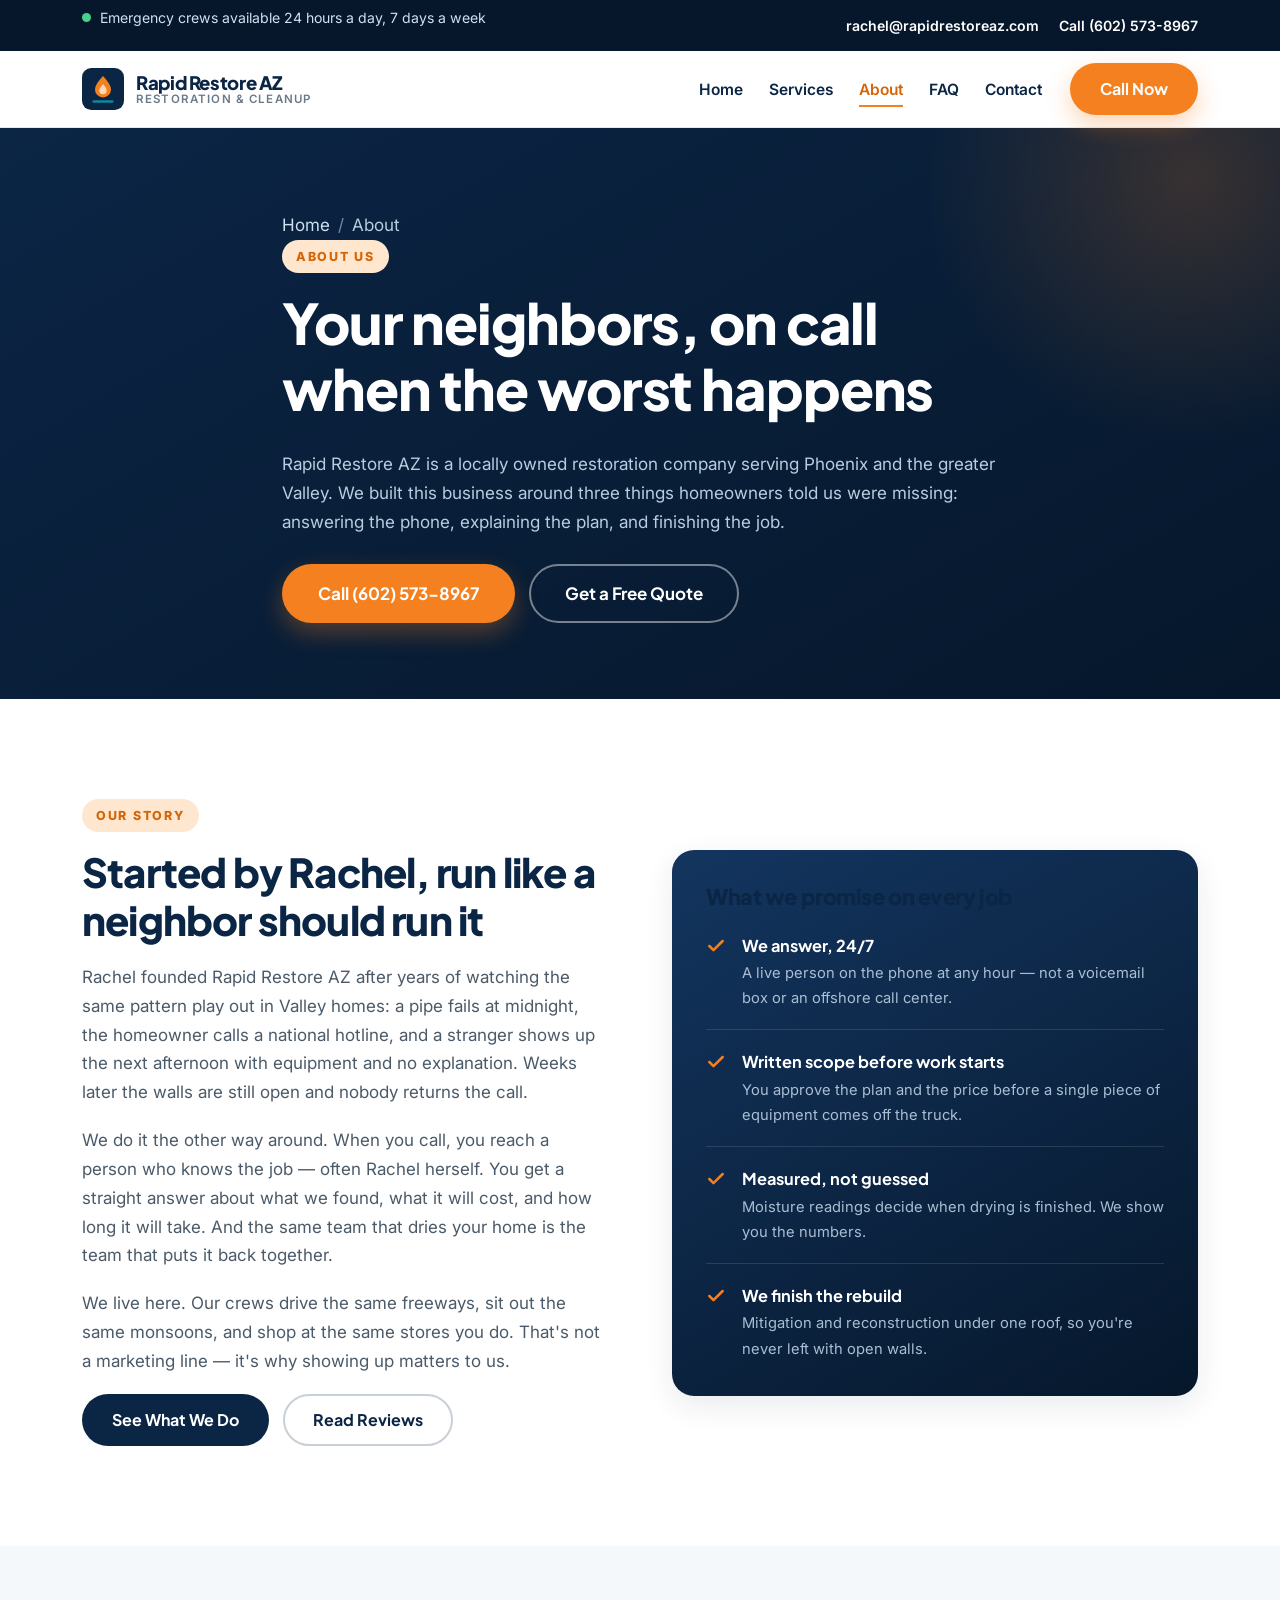
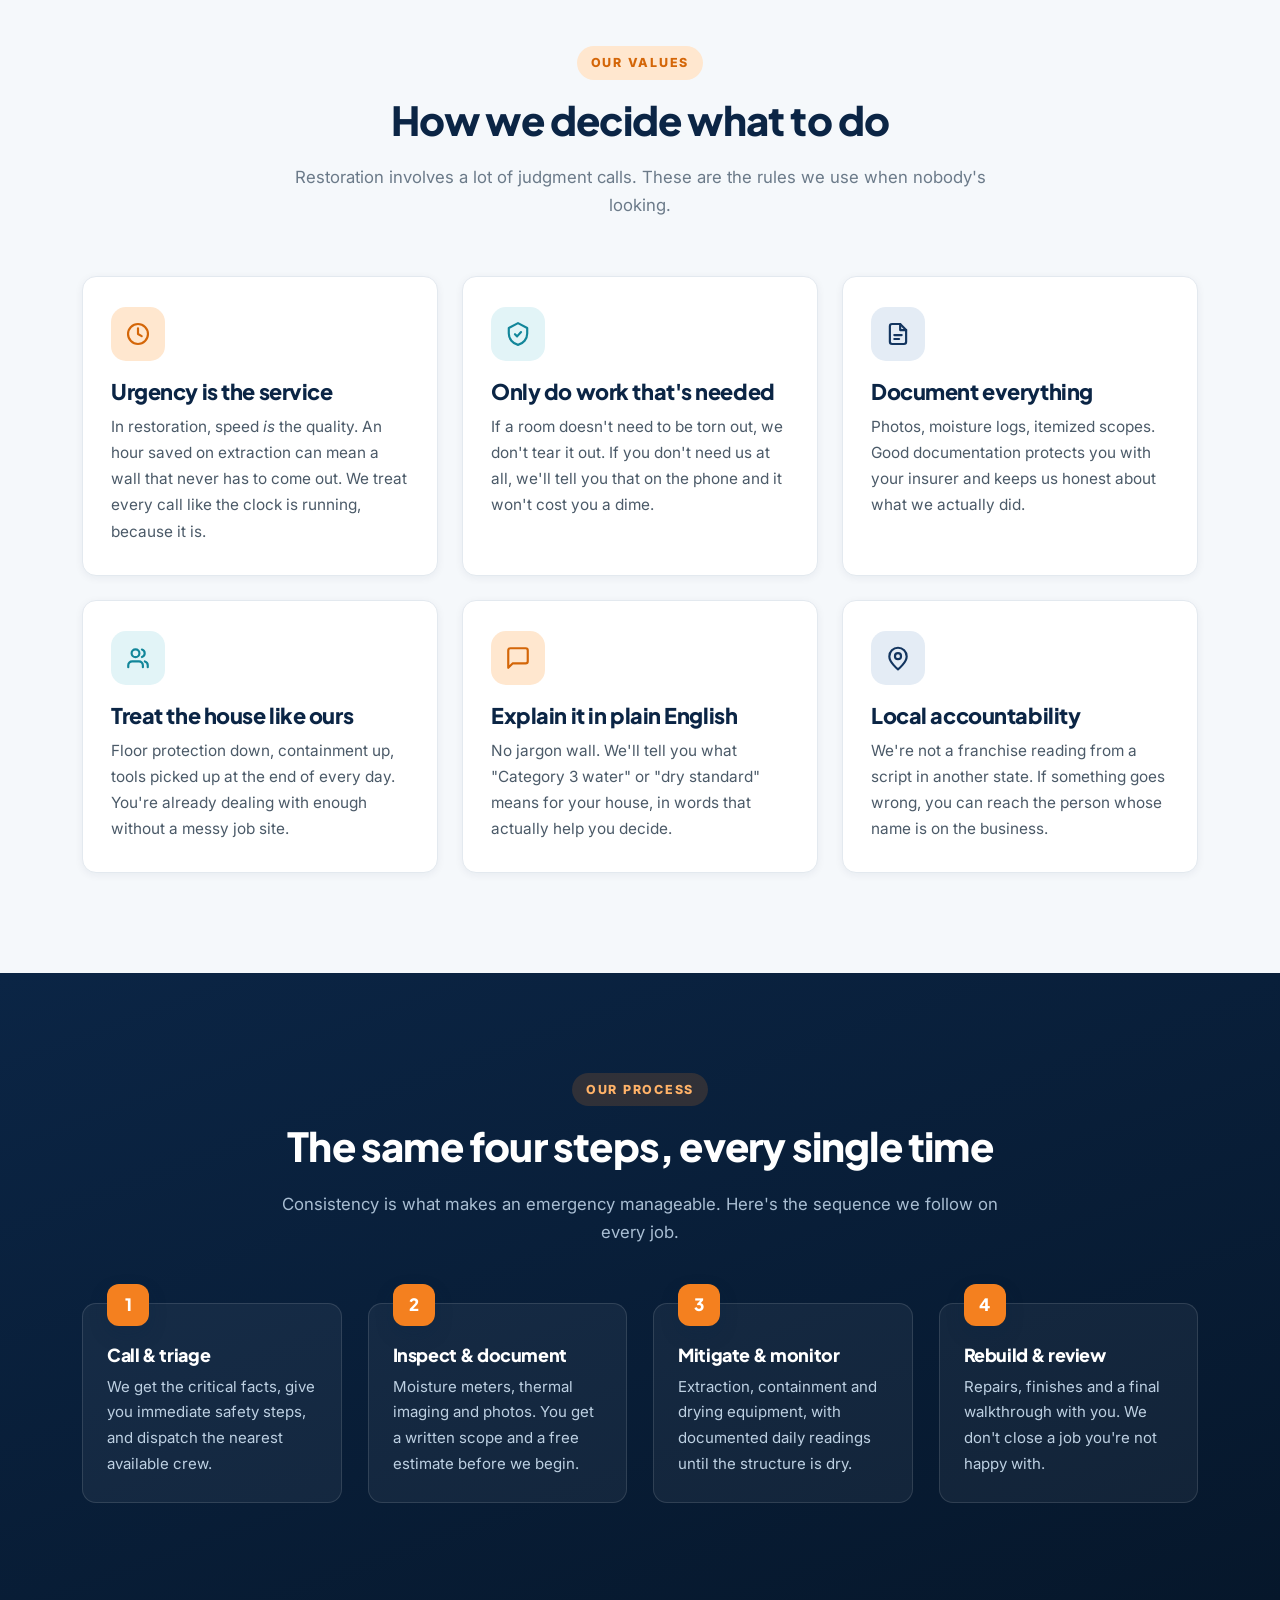
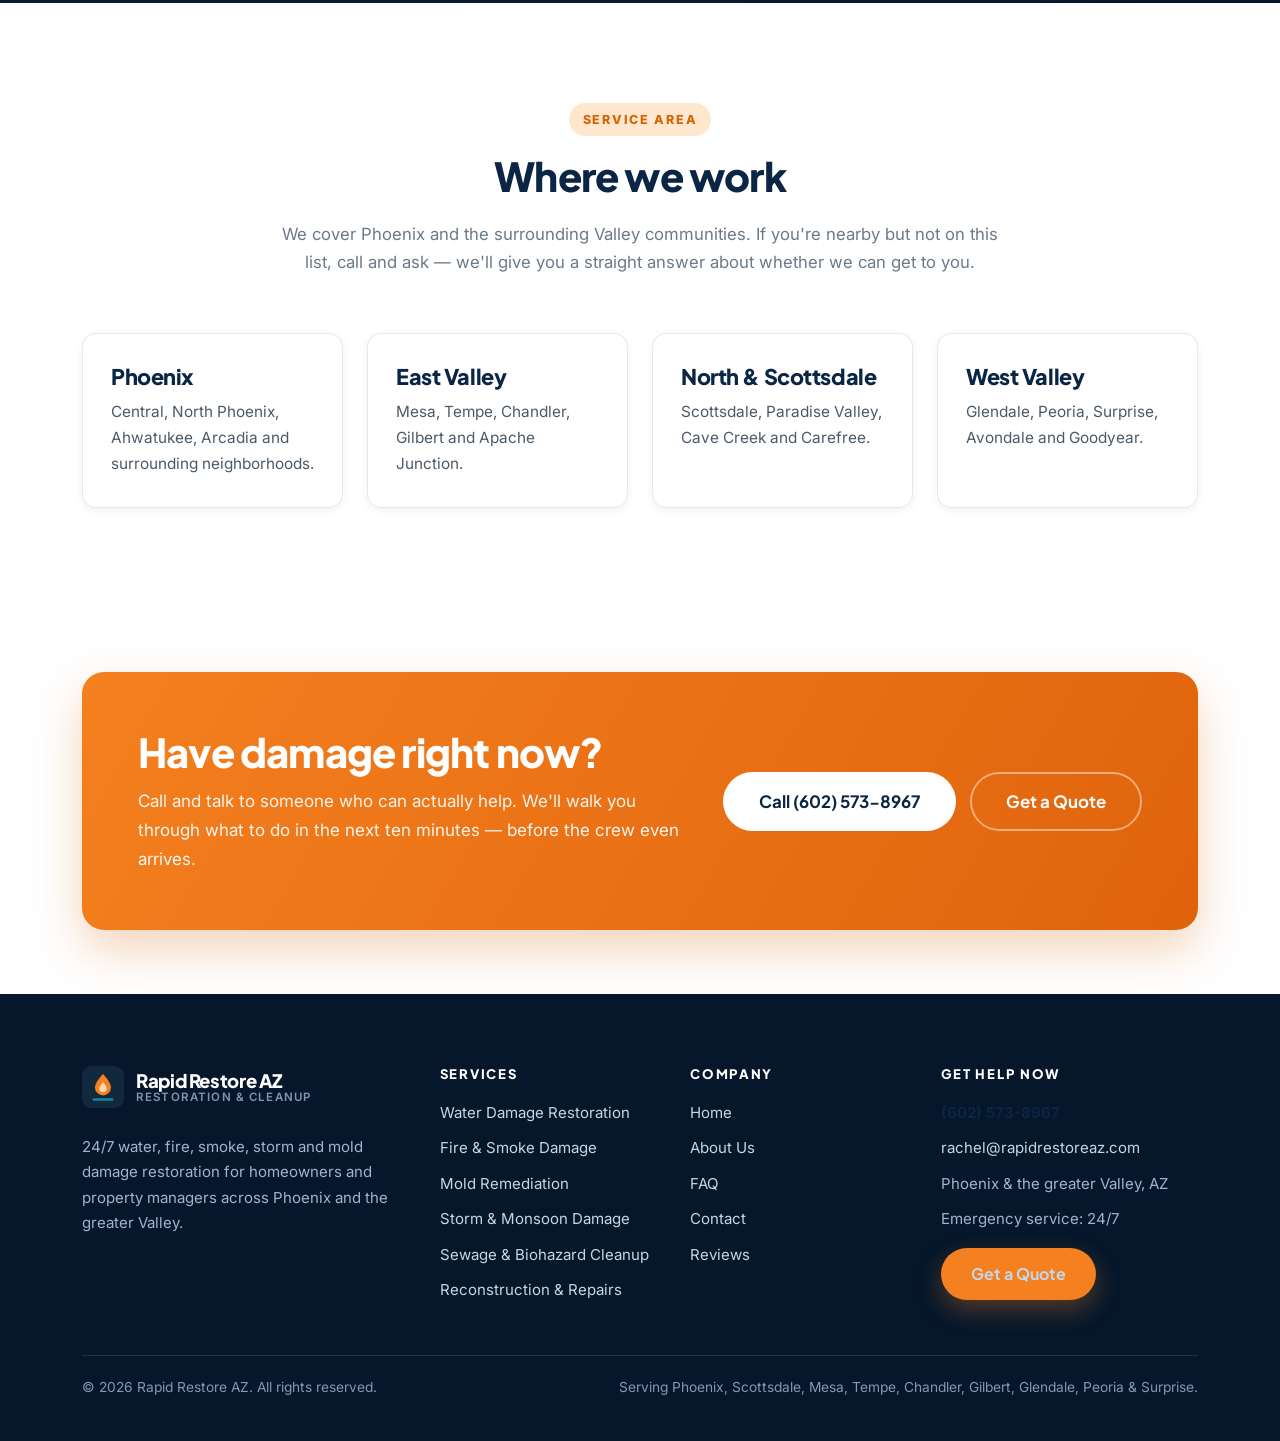
<file: about.html>
<!DOCTYPE html>
<html lang="en">
<head>
<meta charset="utf-8">
<meta name="viewport" content="width=device-width, initial-scale=1">
<title>About Rapid Restore AZ | Local Restoration Team in Phoenix, Arizona</title>
<meta name="description" content="Rapid Restore AZ is a locally owned restoration company led by Rachel, serving Phoenix and the greater Valley with 24/7 emergency water, fire and mold damage response. Call (602) 573-8967.">
<meta name="author" content="Rapid Restore AZ">
<meta name="robots" content="index, follow">
<meta name="theme-color" content="#0b2545">
<link rel="canonical" href="./about.html">
<meta property="og:type" content="website">
<meta property="og:site_name" content="Rapid Restore AZ">
<meta property="og:title" content="About Rapid Restore AZ">
<meta property="og:description" content="A locally owned Phoenix restoration team built on fast response, clear pricing and thorough documentation.">
<meta property="og:url" content="./about.html">
<meta name="twitter:card" content="summary_large_image">
<link rel="icon" href="assets/img/favicon.svg" type="image/svg+xml">
<link rel="apple-touch-icon" href="assets/img/favicon.svg">
<link rel="preconnect" href="https://fonts.googleapis.com">
<link rel="preconnect" href="https://fonts.gstatic.com" crossorigin>
<link href="https://fonts.googleapis.com/css2?family=Inter:wght@400;500;600;700&family=Plus+Jakarta+Sans:wght@700;800&display=swap" rel="stylesheet">
<link rel="stylesheet" href="assets/css/styles.css">
</head>
<body>
<a class="skip-link" href="#main">Skip to main content</a>

<div class="topbar">
  <div class="container topbar__inner">
    <p class="topbar__msg"><span class="pulse-dot" aria-hidden="true"></span> Emergency crews available 24 hours a day, 7 days a week</p>
    <div class="topbar__links">
      <a class="hide-sm" href="mailto:rachel@rapidrestoreaz.com">rachel@rapidrestoreaz.com</a>
      <a href="tel:+16025738967">Call (602) 573-8967</a>
    </div>
  </div>
</div>

<header class="header">
  <div class="container header__inner">
    <a class="brand" href="index.html" aria-label="Rapid Restore AZ — home">
      <svg class="brand__mark" viewBox="0 0 64 64" aria-hidden="true" focusable="false">
        <rect width="64" height="64" rx="14" fill="#0b2545"/>
        <path d="M32 12c7.8 8.6 12.2 15.1 12.2 20.6A12.2 12.2 0 0 1 32 44.8a12.2 12.2 0 0 1-12.2-12.2C19.8 27.1 24.2 20.6 32 12z" fill="#f4801f"/>
        <path d="M32 24.5c3.6 4.2 5.6 7.3 5.6 9.8a5.6 5.6 0 1 1-11.2 0c0-2.5 2-5.6 5.6-9.8z" fill="#ffd9b8"/>
        <rect x="16" y="49" width="32" height="4" rx="2" fill="#12869a"/>
      </svg>
      <span class="brand__text">
        <span class="brand__name">Rapid Restore AZ</span>
        <span class="brand__tag">Restoration &amp; Cleanup</span>
      </span>
    </a>
    <button class="nav-toggle" type="button" aria-label="Toggle navigation menu" aria-controls="site-nav" aria-expanded="false"><span></span></button>
    <nav class="nav" id="site-nav" aria-label="Main navigation">
      <ul class="nav__list">
        <li><a class="nav__link" href="index.html">Home</a></li>
        <li><a class="nav__link" href="services.html">Services</a></li>
        <li><a class="nav__link" href="about.html" aria-current="page">About</a></li>
        <li><a class="nav__link" href="faq.html">FAQ</a></li>
        <li><a class="nav__link" href="contact.html">Contact</a></li>
      </ul>
      <span class="nav__cta"><a class="btn btn--primary" href="tel:+16025738967">Call Now</a></span>
    </nav>
  </div>
</header>

<main id="main">

  <section class="page-hero">
    <div class="container page-hero__inner">
      <p class="breadcrumb"><a href="index.html">Home</a><span>/</span>About</p>
      <span class="eyebrow">About Us</span>
      <h1>Your neighbors, on call when the worst happens</h1>
      <p>Rapid Restore AZ is a locally owned restoration company serving Phoenix and the greater Valley. We built this business around three things homeowners told us were missing: answering the phone, explaining the plan, and finishing the job.</p>
      <div class="btn-row">
        <a class="btn btn--primary btn--lg" href="tel:+16025738967">Call (602) 573-8967</a>
        <a class="btn btn--outline-light btn--lg" href="contact.html">Get a Free Quote</a>
      </div>
    </div>
  </section>

  <section class="section">
    <div class="container split">
      <div class="reveal">
        <span class="eyebrow">Our Story</span>
        <h2>Started by Rachel, run like a neighbor should run it</h2>
        <p>
          Rachel founded Rapid Restore AZ after years of watching the same pattern play out in Valley
          homes: a pipe fails at midnight, the homeowner calls a national hotline, and a stranger shows
          up the next afternoon with equipment and no explanation. Weeks later the walls are still open
          and nobody returns the call.
        </p>
        <p>
          We do it the other way around. When you call, you reach a person who knows the job — often
          Rachel herself. You get a straight answer about what we found, what it will cost, and how long
          it will take. And the same team that dries your home is the team that puts it back together.
        </p>
        <p>
          We live here. Our crews drive the same freeways, sit out the same monsoons, and shop at the
          same stores you do. That's not a marketing line — it's why showing up matters to us.
        </p>
        <div class="btn-row" style="margin-top:8px">
          <a class="btn btn--dark" href="services.html">See What We Do</a>
          <a class="btn btn--ghost" href="index.html#reviews">Read Reviews</a>
        </div>
      </div>

      <div class="split__media reveal">
        <h3 style="margin-bottom:22px">What we promise on every job</h3>
        <ul class="stat-list">
          <li>
            <svg class="tick" width="20" height="20" viewBox="0 0 24 24" fill="none" stroke="currentColor" stroke-width="3" stroke-linecap="round" stroke-linejoin="round" aria-hidden="true"><polyline points="20 6 9 17 4 12"/></svg>
            <span><strong>We answer, 24/7</strong>A live person on the phone at any hour — not a voicemail box or an offshore call center.</span>
          </li>
          <li>
            <svg class="tick" width="20" height="20" viewBox="0 0 24 24" fill="none" stroke="currentColor" stroke-width="3" stroke-linecap="round" stroke-linejoin="round" aria-hidden="true"><polyline points="20 6 9 17 4 12"/></svg>
            <span><strong>Written scope before work starts</strong>You approve the plan and the price before a single piece of equipment comes off the truck.</span>
          </li>
          <li>
            <svg class="tick" width="20" height="20" viewBox="0 0 24 24" fill="none" stroke="currentColor" stroke-width="3" stroke-linecap="round" stroke-linejoin="round" aria-hidden="true"><polyline points="20 6 9 17 4 12"/></svg>
            <span><strong>Measured, not guessed</strong>Moisture readings decide when drying is finished. We show you the numbers.</span>
          </li>
          <li>
            <svg class="tick" width="20" height="20" viewBox="0 0 24 24" fill="none" stroke="currentColor" stroke-width="3" stroke-linecap="round" stroke-linejoin="round" aria-hidden="true"><polyline points="20 6 9 17 4 12"/></svg>
            <span><strong>We finish the rebuild</strong>Mitigation and reconstruction under one roof, so you're never left with open walls.</span>
          </li>
        </ul>
      </div>
    </div>
  </section>

  <section class="section section--alt">
    <div class="container">
      <div class="section-head reveal">
        <span class="eyebrow">Our Values</span>
        <h2>How we decide what to do</h2>
        <p>Restoration involves a lot of judgment calls. These are the rules we use when nobody's looking.</p>
      </div>
      <div class="grid grid--3">
        <article class="card reveal">
          <div class="card__icon" aria-hidden="true">
            <svg width="26" height="26" viewBox="0 0 24 24" fill="none" stroke="currentColor" stroke-width="2" stroke-linecap="round" stroke-linejoin="round"><circle cx="12" cy="12" r="9.2"/><path d="M12 6.8V12l3.4 2"/></svg>
          </div>
          <h3>Urgency is the service</h3>
          <p>In restoration, speed <em>is</em> the quality. An hour saved on extraction can mean a wall that never has to come out. We treat every call like the clock is running, because it is.</p>
        </article>
        <article class="card reveal">
          <div class="card__icon card__icon--teal" aria-hidden="true">
            <svg width="26" height="26" viewBox="0 0 24 24" fill="none" stroke="currentColor" stroke-width="2" stroke-linecap="round" stroke-linejoin="round"><path d="M12 2l8.5 4.5v5c0 5-3.6 9.3-8.5 10.5C7.1 20.8 3.5 16.5 3.5 11.5v-5z"/><path d="M9.2 12.2l2 2 3.6-4"/></svg>
          </div>
          <h3>Only do work that's needed</h3>
          <p>If a room doesn't need to be torn out, we don't tear it out. If you don't need us at all, we'll tell you that on the phone and it won't cost you a dime.</p>
        </article>
        <article class="card reveal">
          <div class="card__icon card__icon--navy" aria-hidden="true">
            <svg width="26" height="26" viewBox="0 0 24 24" fill="none" stroke="currentColor" stroke-width="2" stroke-linecap="round" stroke-linejoin="round"><path d="M14 2.8H6.5a2 2 0 0 0-2 2v14.4a2 2 0 0 0 2 2h11a2 2 0 0 0 2-2V8.4z"/><path d="M14 2.8V8.4h5.5M8.6 13h6.8M8.6 16.6h4.4"/></svg>
          </div>
          <h3>Document everything</h3>
          <p>Photos, moisture logs, itemized scopes. Good documentation protects you with your insurer and keeps us honest about what we actually did.</p>
        </article>
        <article class="card reveal">
          <div class="card__icon card__icon--teal" aria-hidden="true">
            <svg width="26" height="26" viewBox="0 0 24 24" fill="none" stroke="currentColor" stroke-width="2" stroke-linecap="round" stroke-linejoin="round"><path d="M16.5 20.5v-1.8a3.6 3.6 0 0 0-3.6-3.6H6.6A3.6 3.6 0 0 0 3 18.7v1.8"/><circle cx="9.7" cy="7.6" r="3.6"/><path d="M21 20.5v-1.8a3.6 3.6 0 0 0-2.7-3.5M15.6 4.2a3.6 3.6 0 0 1 0 6.9"/></svg>
          </div>
          <h3>Treat the house like ours</h3>
          <p>Floor protection down, containment up, tools picked up at the end of every day. You're already dealing with enough without a messy job site.</p>
        </article>
        <article class="card reveal">
          <div class="card__icon" aria-hidden="true">
            <svg width="26" height="26" viewBox="0 0 24 24" fill="none" stroke="currentColor" stroke-width="2" stroke-linecap="round" stroke-linejoin="round"><path d="M21 15a2 2 0 0 1-2 2H7l-4 4V5a2 2 0 0 1 2-2h14a2 2 0 0 1 2 2z"/></svg>
          </div>
          <h3>Explain it in plain English</h3>
          <p>No jargon wall. We'll tell you what "Category 3 water" or "dry standard" means for your house, in words that actually help you decide.</p>
        </article>
        <article class="card reveal">
          <div class="card__icon card__icon--navy" aria-hidden="true">
            <svg width="26" height="26" viewBox="0 0 24 24" fill="none" stroke="currentColor" stroke-width="2" stroke-linecap="round" stroke-linejoin="round"><path d="M20 10.5c0 5.5-8 12-8 12s-8-6.5-8-12a8 8 0 0 1 16 0z"/><circle cx="12" cy="10.3" r="2.8"/></svg>
          </div>
          <h3>Local accountability</h3>
          <p>We're not a franchise reading from a script in another state. If something goes wrong, you can reach the person whose name is on the business.</p>
        </article>
      </div>
    </div>
  </section>

  <section class="section section--deep">
    <div class="container">
      <div class="section-head reveal">
        <span class="eyebrow">Our Process</span>
        <h2>The same four steps, every single time</h2>
        <p>Consistency is what makes an emergency manageable. Here's the sequence we follow on every job.</p>
      </div>
      <ol class="steps">
        <li class="reveal"><h3>Call &amp; triage</h3><p>We get the critical facts, give you immediate safety steps, and dispatch the nearest available crew.</p></li>
        <li class="reveal"><h3>Inspect &amp; document</h3><p>Moisture meters, thermal imaging and photos. You get a written scope and a free estimate before we begin.</p></li>
        <li class="reveal"><h3>Mitigate &amp; monitor</h3><p>Extraction, containment and drying equipment, with documented daily readings until the structure is dry.</p></li>
        <li class="reveal"><h3>Rebuild &amp; review</h3><p>Repairs, finishes and a final walkthrough with you. We don't close a job you're not happy with.</p></li>
      </ol>
    </div>
  </section>

  <section class="section">
    <div class="container">
      <div class="section-head reveal">
        <span class="eyebrow">Service Area</span>
        <h2>Where we work</h2>
        <p>We cover Phoenix and the surrounding Valley communities. If you're nearby but not on this list, call and ask — we'll give you a straight answer about whether we can get to you.</p>
      </div>
      <div class="grid grid--4">
        <div class="card reveal"><h3>Phoenix</h3><p>Central, North Phoenix, Ahwatukee, Arcadia and surrounding neighborhoods.</p></div>
        <div class="card reveal"><h3>East Valley</h3><p>Mesa, Tempe, Chandler, Gilbert and Apache Junction.</p></div>
        <div class="card reveal"><h3>North &amp; Scottsdale</h3><p>Scottsdale, Paradise Valley, Cave Creek and Carefree.</p></div>
        <div class="card reveal"><h3>West Valley</h3><p>Glendale, Peoria, Surprise, Avondale and Goodyear.</p></div>
      </div>
    </div>
  </section>

  <section class="section section--tight">
    <div class="container">
      <div class="cta-band reveal">
        <div>
          <h2>Have damage right now?</h2>
          <p>Call and talk to someone who can actually help. We'll walk you through what to do in the next ten minutes — before the crew even arrives.</p>
        </div>
        <div class="btn-row">
          <a class="btn btn--light btn--lg" href="tel:+16025738967">Call (602) 573-8967</a>
          <a class="btn btn--outline-light btn--lg" href="contact.html">Get a Quote</a>
        </div>
      </div>
    </div>
  </section>

</main>

<footer class="footer">
  <div class="container">
    <div class="footer__grid">
      <div>
        <a class="brand" href="index.html" aria-label="Rapid Restore AZ — home">
          <svg class="brand__mark" viewBox="0 0 64 64" aria-hidden="true" focusable="false">
            <rect width="64" height="64" rx="14" fill="#12283f"/>
            <path d="M32 12c7.8 8.6 12.2 15.1 12.2 20.6A12.2 12.2 0 0 1 32 44.8a12.2 12.2 0 0 1-12.2-12.2C19.8 27.1 24.2 20.6 32 12z" fill="#f4801f"/>
            <path d="M32 24.5c3.6 4.2 5.6 7.3 5.6 9.8a5.6 5.6 0 1 1-11.2 0c0-2.5 2-5.6 5.6-9.8z" fill="#ffd9b8"/>
            <rect x="16" y="49" width="32" height="4" rx="2" fill="#12869a"/>
          </svg>
          <span class="brand__text">
            <span class="brand__name">Rapid Restore AZ</span>
            <span class="brand__tag">Restoration &amp; Cleanup</span>
          </span>
        </a>
        <p class="footer__about">24/7 water, fire, smoke, storm and mold damage restoration for homeowners and property managers across Phoenix and the greater Valley.</p>
      </div>
      <div>
        <h4>Services</h4>
        <ul>
          <li><a href="services.html#water">Water Damage Restoration</a></li>
          <li><a href="services.html#fire">Fire &amp; Smoke Damage</a></li>
          <li><a href="services.html#mold">Mold Remediation</a></li>
          <li><a href="services.html#storm">Storm &amp; Monsoon Damage</a></li>
          <li><a href="services.html#sewage">Sewage &amp; Biohazard Cleanup</a></li>
          <li><a href="services.html#rebuild">Reconstruction &amp; Repairs</a></li>
        </ul>
      </div>
      <div>
        <h4>Company</h4>
        <ul>
          <li><a href="index.html">Home</a></li>
          <li><a href="about.html">About Us</a></li>
          <li><a href="faq.html">FAQ</a></li>
          <li><a href="contact.html">Contact</a></li>
          <li><a href="index.html#reviews">Reviews</a></li>
        </ul>
      </div>
      <div>
        <h4>Get Help Now</h4>
        <ul>
          <li><a href="tel:+16025738967"><strong>(602) 573-8967</strong></a></li>
          <li><a href="mailto:rachel@rapidrestoreaz.com">rachel@rapidrestoreaz.com</a></li>
          <li>Phoenix &amp; the greater Valley, AZ</li>
          <li>Emergency service: 24/7</li>
        </ul>
        <div class="btn-row" style="margin-top:16px">
          <a class="btn btn--primary" href="contact.html">Get a Quote</a>
        </div>
      </div>
    </div>
    <div class="footer__bar">
      <p>&copy; <span data-year>2026</span> Rapid Restore AZ. All rights reserved.</p>
      <p>Serving Phoenix, Scottsdale, Mesa, Tempe, Chandler, Gilbert, Glendale, Peoria &amp; Surprise.</p>
    </div>
  </div>
</footer>

<div class="callbar">
  <a class="btn btn--primary" href="tel:+16025738967">Call Now</a>
  <a class="btn btn--light" href="contact.html">Get a Quote</a>
</div>

<script src="assets/js/main.js" defer></script>
<script defer src="https://static.cloudflareinsights.com/beacon.min.js" data-cf-beacon='{"token": "0a932598fc5b4cc9baf156d875620bd1"}'></script>
<script defer data-lv-track src="https://vision.leadrai.com/api/forms/fa8778eb1b1f7df13ccd24c4d6aabcce/t.js"></script>
<script src="https://vision.leadrai.com/widget/loader.js" data-lv-widget data-kind="voice" data-widget="d2ddc240-2479-44e2-a643-e9dc2860cb22" async></script>
<script src="https://vision.leadrai.com/widget/loader.js" data-lv-widget data-kind="chatbot" data-widget="7f50e5d2-f92d-4768-adac-6202fd4560e9" async></script>
</body>
</html>
</file>
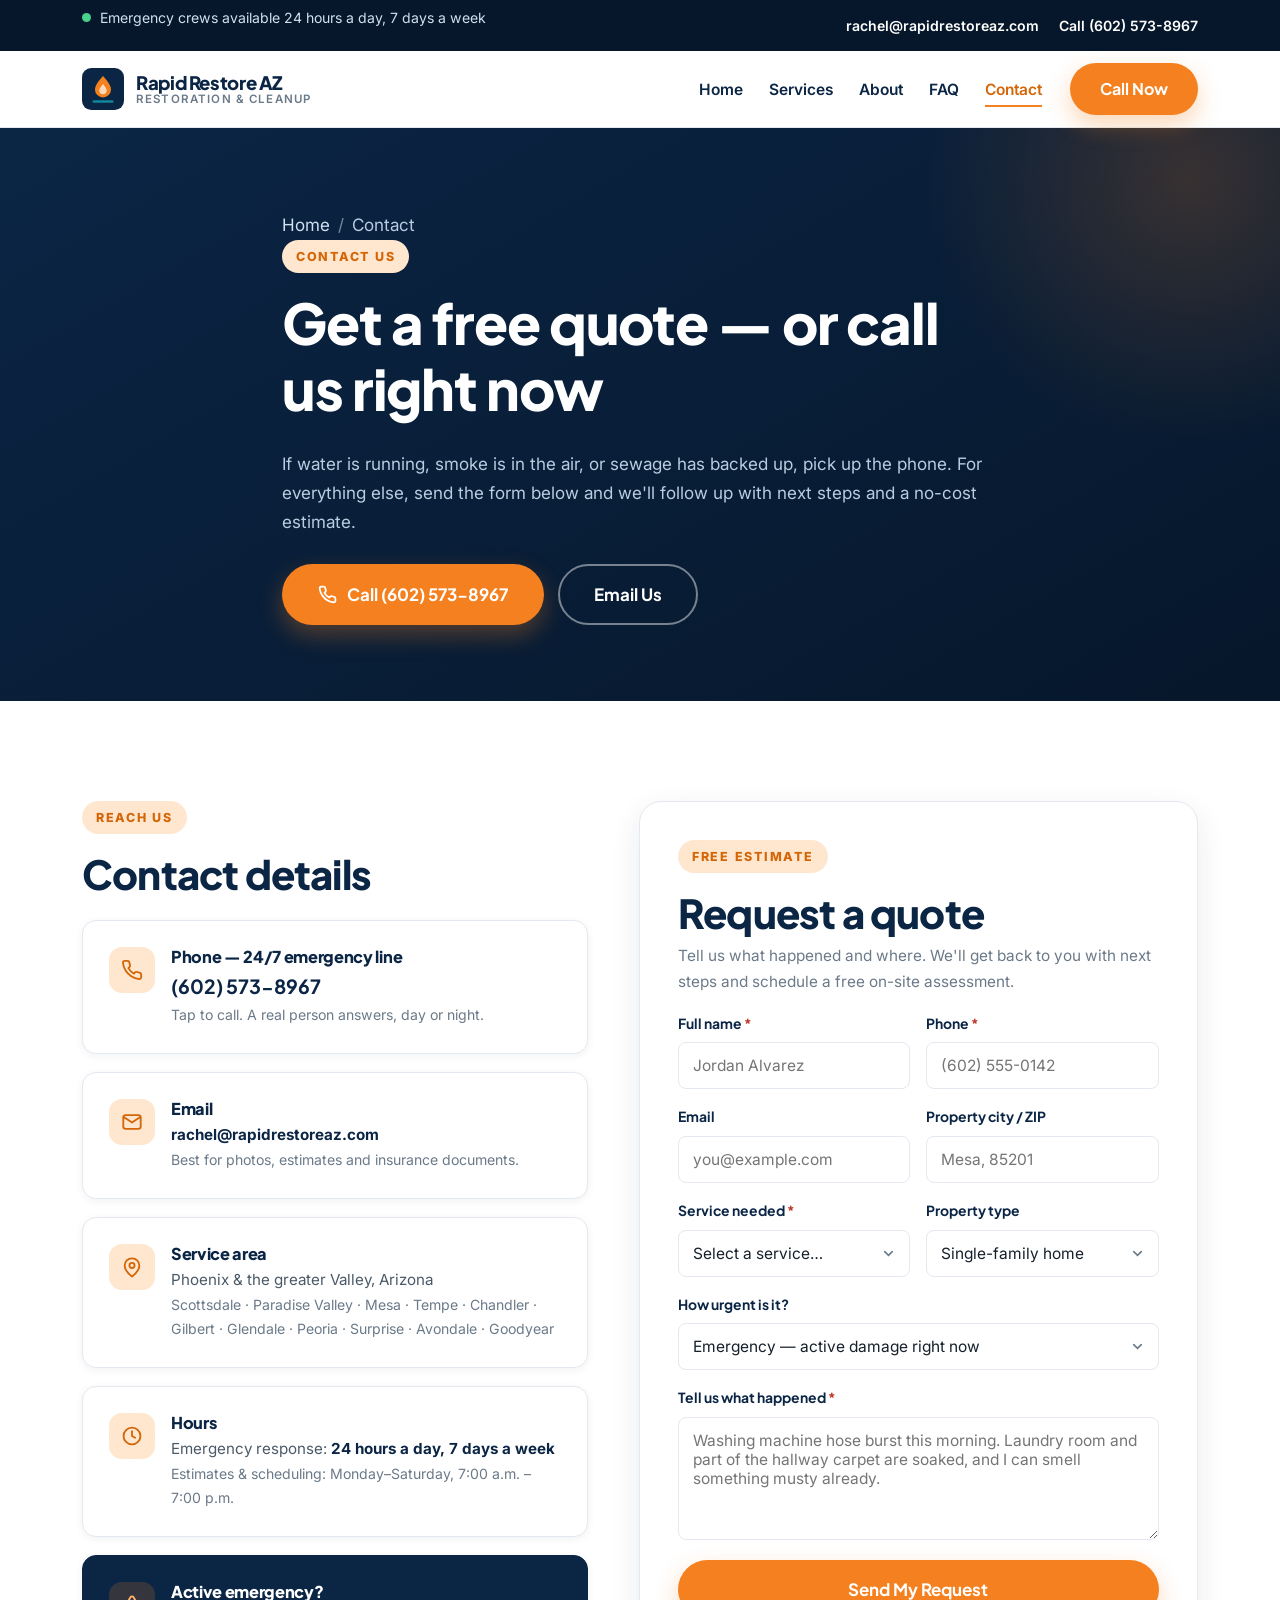
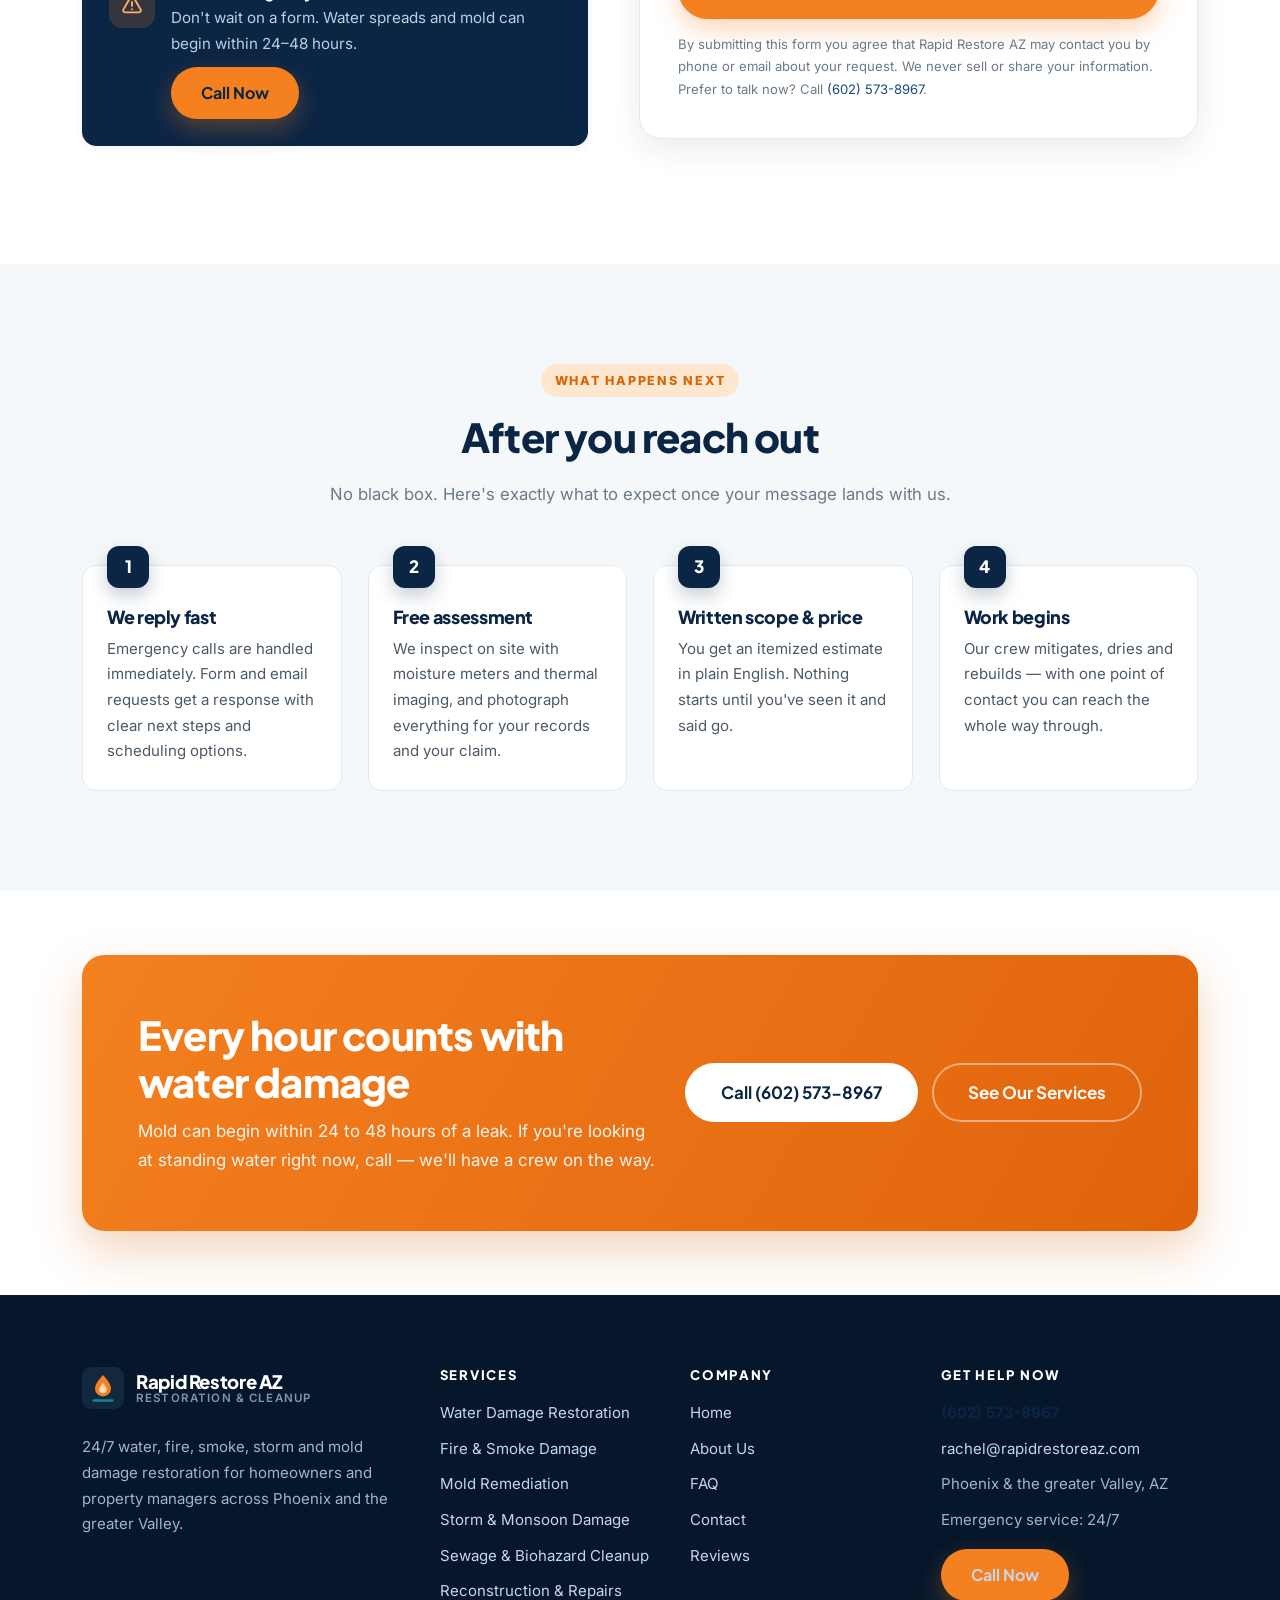
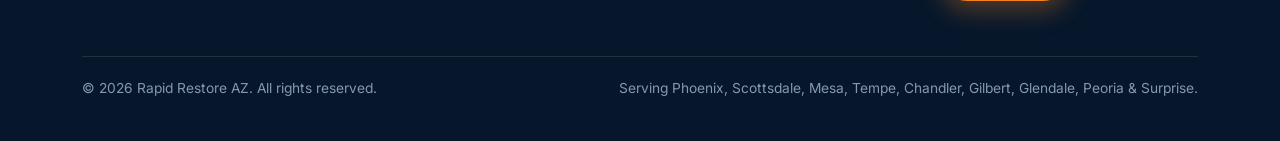
<file: contact.html>
<!DOCTYPE html>
<html lang="en">
<head>
<meta charset="utf-8">
<meta name="viewport" content="width=device-width, initial-scale=1">
<title>Contact &amp; Free Quote | Rapid Restore AZ | (602) 573-8967</title>
<meta name="description" content="Contact Rapid Restore AZ for 24/7 emergency restoration in Phoenix and the greater Valley. Call (602) 573-8967, email rachel@rapidrestoreaz.com, or request a free quote online.">
<meta name="author" content="Rapid Restore AZ">
<meta name="robots" content="index, follow">
<meta name="theme-color" content="#0b2545">
<link rel="canonical" href="./contact.html">
<meta property="og:type" content="website">
<meta property="og:site_name" content="Rapid Restore AZ">
<meta property="og:title" content="Contact Rapid Restore AZ | Free Estimates, 24/7 Response">
<meta property="og:description" content="Call (602) 573-8967 any hour, or request a free quote online. Serving Phoenix and the greater Valley.">
<meta property="og:url" content="./contact.html">
<meta name="twitter:card" content="summary_large_image">
<link rel="icon" href="assets/img/favicon.svg" type="image/svg+xml">
<link rel="apple-touch-icon" href="assets/img/favicon.svg">
<link rel="preconnect" href="https://fonts.googleapis.com">
<link rel="preconnect" href="https://fonts.gstatic.com" crossorigin>
<link href="https://fonts.googleapis.com/css2?family=Inter:wght@400;500;600;700&family=Plus+Jakarta+Sans:wght@700;800&display=swap" rel="stylesheet">
<link rel="stylesheet" href="assets/css/styles.css">
</head>
<body>
<a class="skip-link" href="#main">Skip to main content</a>

<div class="topbar">
  <div class="container topbar__inner">
    <p class="topbar__msg"><span class="pulse-dot" aria-hidden="true"></span> Emergency crews available 24 hours a day, 7 days a week</p>
    <div class="topbar__links">
      <a class="hide-sm" href="mailto:rachel@rapidrestoreaz.com">rachel@rapidrestoreaz.com</a>
      <a href="tel:+16025738967">Call (602) 573-8967</a>
    </div>
  </div>
</div>

<header class="header">
  <div class="container header__inner">
    <a class="brand" href="index.html" aria-label="Rapid Restore AZ — home">
      <svg class="brand__mark" viewBox="0 0 64 64" aria-hidden="true" focusable="false">
        <rect width="64" height="64" rx="14" fill="#0b2545"/>
        <path d="M32 12c7.8 8.6 12.2 15.1 12.2 20.6A12.2 12.2 0 0 1 32 44.8a12.2 12.2 0 0 1-12.2-12.2C19.8 27.1 24.2 20.6 32 12z" fill="#f4801f"/>
        <path d="M32 24.5c3.6 4.2 5.6 7.3 5.6 9.8a5.6 5.6 0 1 1-11.2 0c0-2.5 2-5.6 5.6-9.8z" fill="#ffd9b8"/>
        <rect x="16" y="49" width="32" height="4" rx="2" fill="#12869a"/>
      </svg>
      <span class="brand__text">
        <span class="brand__name">Rapid Restore AZ</span>
        <span class="brand__tag">Restoration &amp; Cleanup</span>
      </span>
    </a>
    <button class="nav-toggle" type="button" aria-label="Toggle navigation menu" aria-controls="site-nav" aria-expanded="false"><span></span></button>
    <nav class="nav" id="site-nav" aria-label="Main navigation">
      <ul class="nav__list">
        <li><a class="nav__link" href="index.html">Home</a></li>
        <li><a class="nav__link" href="services.html">Services</a></li>
        <li><a class="nav__link" href="about.html">About</a></li>
        <li><a class="nav__link" href="faq.html">FAQ</a></li>
        <li><a class="nav__link" href="contact.html" aria-current="page">Contact</a></li>
      </ul>
      <span class="nav__cta"><a class="btn btn--primary" href="tel:+16025738967">Call Now</a></span>
    </nav>
  </div>
</header>

<main id="main">

  <section class="page-hero">
    <div class="container page-hero__inner">
      <p class="breadcrumb"><a href="index.html">Home</a><span>/</span>Contact</p>
      <span class="eyebrow">Contact Us</span>
      <h1>Get a free quote — or call us right now</h1>
      <p>If water is running, smoke is in the air, or sewage has backed up, pick up the phone. For everything else, send the form below and we'll follow up with next steps and a no-cost estimate.</p>
      <div class="btn-row">
        <a class="btn btn--primary btn--lg" href="tel:+16025738967">
          <svg width="19" height="19" viewBox="0 0 24 24" fill="none" stroke="currentColor" stroke-width="2.2" stroke-linecap="round" stroke-linejoin="round" aria-hidden="true"><path d="M22 16.92v3a2 2 0 0 1-2.18 2 19.79 19.79 0 0 1-8.63-3.07 19.5 19.5 0 0 1-6-6 19.79 19.79 0 0 1-3.07-8.67A2 2 0 0 1 4.11 2h3a2 2 0 0 1 2 1.72c.13.96.36 1.9.7 2.81a2 2 0 0 1-.45 2.11L8.09 9.91a16 16 0 0 0 6 6l1.27-1.27a2 2 0 0 1 2.11-.45c.9.34 1.85.57 2.81.7A2 2 0 0 1 22 16.92z"/></svg>
          Call (602) 573-8967
        </a>
        <a class="btn btn--outline-light btn--lg" href="mailto:rachel@rapidrestoreaz.com">Email Us</a>
      </div>
    </div>
  </section>

  <section class="section">
    <div class="container">
      <div class="contact-grid">

        <div class="reveal">
          <span class="eyebrow">Reach Us</span>
          <h2 style="margin-bottom:22px">Contact details</h2>

          <div class="info-card">
            <span class="info-card__icon" aria-hidden="true">
              <svg width="22" height="22" viewBox="0 0 24 24" fill="none" stroke="currentColor" stroke-width="2" stroke-linecap="round" stroke-linejoin="round"><path d="M22 16.92v3a2 2 0 0 1-2.18 2 19.79 19.79 0 0 1-8.63-3.07 19.5 19.5 0 0 1-6-6 19.79 19.79 0 0 1-3.07-8.67A2 2 0 0 1 4.11 2h3a2 2 0 0 1 2 1.72c.13.96.36 1.9.7 2.81a2 2 0 0 1-.45 2.11L8.09 9.91a16 16 0 0 0 6 6l1.27-1.27a2 2 0 0 1 2.11-.45c.9.34 1.85.57 2.81.7A2 2 0 0 1 22 16.92z"/></svg>
            </span>
            <div>
              <h3>Phone — 24/7 emergency line</h3>
              <p><a class="big-link" href="tel:+16025738967">(602) 573-8967</a></p>
              <p style="color:var(--muted);font-size:.88rem">Tap to call. A real person answers, day or night.</p>
            </div>
          </div>

          <div class="info-card">
            <span class="info-card__icon" aria-hidden="true">
              <svg width="22" height="22" viewBox="0 0 24 24" fill="none" stroke="currentColor" stroke-width="2" stroke-linecap="round" stroke-linejoin="round"><rect x="2.5" y="4.5" width="19" height="15" rx="2.5"/><path d="M3 6.5l9 6 9-6"/></svg>
            </span>
            <div>
              <h3>Email</h3>
              <p><a href="mailto:rachel@rapidrestoreaz.com">rachel@rapidrestoreaz.com</a></p>
              <p style="color:var(--muted);font-size:.88rem">Best for photos, estimates and insurance documents.</p>
            </div>
          </div>

          <div class="info-card">
            <span class="info-card__icon" aria-hidden="true">
              <svg width="22" height="22" viewBox="0 0 24 24" fill="none" stroke="currentColor" stroke-width="2" stroke-linecap="round" stroke-linejoin="round"><path d="M20 10.5c0 5.5-8 12-8 12s-8-6.5-8-12a8 8 0 0 1 16 0z"/><circle cx="12" cy="10.3" r="2.8"/></svg>
            </span>
            <div>
              <h3>Service area</h3>
              <p>Phoenix &amp; the greater Valley, Arizona</p>
              <p style="color:var(--muted);font-size:.88rem">Scottsdale · Paradise Valley · Mesa · Tempe · Chandler · Gilbert · Glendale · Peoria · Surprise · Avondale · Goodyear</p>
            </div>
          </div>

          <div class="info-card">
            <span class="info-card__icon" aria-hidden="true">
              <svg width="22" height="22" viewBox="0 0 24 24" fill="none" stroke="currentColor" stroke-width="2" stroke-linecap="round" stroke-linejoin="round"><circle cx="12" cy="12" r="9.2"/><path d="M12 6.8V12l3.4 2"/></svg>
            </span>
            <div>
              <h3>Hours</h3>
              <p>Emergency response: <strong>24 hours a day, 7 days a week</strong></p>
              <p style="color:var(--muted);font-size:.88rem">Estimates &amp; scheduling: Monday–Saturday, 7:00 a.m. – 7:00 p.m.</p>
            </div>
          </div>

          <div class="info-card" style="background:var(--navy-800);border-color:var(--navy-800)">
            <span class="info-card__icon" aria-hidden="true" style="background:rgba(244,128,31,.18);color:#ffb268">
              <svg width="22" height="22" viewBox="0 0 24 24" fill="none" stroke="currentColor" stroke-width="2" stroke-linecap="round" stroke-linejoin="round"><path d="M12 8.6v4.6M12 16.6h.01"/><path d="M10.3 3.6 2.6 17a2 2 0 0 0 1.7 3h15.4a2 2 0 0 0 1.7-3L13.7 3.6a2 2 0 0 0-3.4 0z"/></svg>
            </span>
            <div>
              <h3 style="color:#fff">Active emergency?</h3>
              <p style="color:#bcd0e3">Don't wait on a form. Water spreads and mold can begin within 24–48 hours.</p>
              <p style="margin-top:10px"><a class="btn btn--primary" href="tel:+16025738967">Call Now</a></p>
            </div>
          </div>
        </div>

        <div class="form-panel reveal" id="quote">
          <span class="eyebrow">Free Estimate</span>
          <h2 style="margin-bottom:6px">Request a quote</h2>
          <p style="font-size:.96rem;color:var(--muted)">Tell us what happened and where. We'll get back to you with next steps and schedule a free on-site assessment.</p>

          <form data-quote-form novalidate>
            <div class="form-grid">
              <div class="field">
                <label for="f-name">Full name <span class="req" aria-hidden="true">*</span></label>
                <input type="text" id="f-name" name="name" autocomplete="name" placeholder="Jordan Alvarez" required>
                <span class="field__error"></span>
              </div>
              <div class="field">
                <label for="f-phone">Phone <span class="req" aria-hidden="true">*</span></label>
                <input type="tel" id="f-phone" name="phone" autocomplete="tel" placeholder="(602) 555-0142" required>
                <span class="field__error"></span>
              </div>
              <div class="field">
                <label for="f-email">Email</label>
                <input type="email" id="f-email" name="email" autocomplete="email" placeholder="you@example.com">
                <span class="field__error"></span>
              </div>
              <div class="field">
                <label for="f-address">Property city / ZIP</label>
                <input type="text" id="f-address" name="address" autocomplete="address-level2" placeholder="Mesa, 85201">
                <span class="field__error"></span>
              </div>
              <div class="field">
                <label for="f-service">Service needed <span class="req" aria-hidden="true">*</span></label>
                <select id="f-service" name="service" required>
                  <option value="">Select a service…</option>
                  <option>Water Damage Restoration</option>
                  <option>Fire &amp; Smoke Damage</option>
                  <option>Mold Remediation</option>
                  <option>Storm &amp; Monsoon Damage</option>
                  <option>Sewage &amp; Biohazard Cleanup</option>
                  <option>Reconstruction &amp; Repairs</option>
                  <option>Not sure — please advise</option>
                </select>
                <span class="field__error"></span>
              </div>
              <div class="field">
                <label for="f-property">Property type</label>
                <select id="f-property" name="property">
                  <option>Single-family home</option>
                  <option>Condo or townhome</option>
                  <option>Apartment or rental unit</option>
                  <option>Commercial or office space</option>
                  <option>Other</option>
                </select>
                <span class="field__error"></span>
              </div>
              <div class="field field--full">
                <label for="f-urgency">How urgent is it?</label>
                <select id="f-urgency" name="urgency">
                  <option>Emergency — active damage right now</option>
                  <option>Urgent — within 24 hours</option>
                  <option>Soon — this week</option>
                  <option>Just getting an estimate</option>
                </select>
                <span class="field__error"></span>
              </div>
              <div class="field field--full">
                <label for="f-message">Tell us what happened <span class="req" aria-hidden="true">*</span></label>
                <textarea id="f-message" name="message" rows="5" placeholder="Washing machine hose burst this morning. Laundry room and part of the hallway carpet are soaked, and I can smell something musty already." required></textarea>
                <span class="field__error"></span>
              </div>
            </div>

            <input class="hp-field" type="text" name="company_website" tabindex="-1" autocomplete="off" aria-hidden="true">

            <div class="btn-row" style="margin-top:20px">
              <button class="btn btn--primary btn--wide btn--lg" type="submit">Send My Request</button>
            </div>
            <p class="form-consent">
              By submitting this form you agree that Rapid Restore AZ may contact you by phone or email about your
              request. We never sell or share your information. Prefer to talk now? Call
              <a href="tel:+16025738967">(602) 573-8967</a>.
            </p>
            <div class="form-note" aria-live="polite"></div>
          </form>
        </div>

      </div>
    </div>
  </section>

  <section class="section section--alt">
    <div class="container">
      <div class="section-head reveal">
        <span class="eyebrow">What Happens Next</span>
        <h2>After you reach out</h2>
        <p>No black box. Here's exactly what to expect once your message lands with us.</p>
      </div>
      <ol class="steps">
        <li class="reveal"><h3>We reply fast</h3><p>Emergency calls are handled immediately. Form and email requests get a response with clear next steps and scheduling options.</p></li>
        <li class="reveal"><h3>Free assessment</h3><p>We inspect on site with moisture meters and thermal imaging, and photograph everything for your records and your claim.</p></li>
        <li class="reveal"><h3>Written scope &amp; price</h3><p>You get an itemized estimate in plain English. Nothing starts until you've seen it and said go.</p></li>
        <li class="reveal"><h3>Work begins</h3><p>Our crew mitigates, dries and rebuilds — with one point of contact you can reach the whole way through.</p></li>
      </ol>
    </div>
  </section>

  <section class="section section--tight">
    <div class="container">
      <div class="cta-band reveal">
        <div>
          <h2>Every hour counts with water damage</h2>
          <p>Mold can begin within 24 to 48 hours of a leak. If you're looking at standing water right now, call — we'll have a crew on the way.</p>
        </div>
        <div class="btn-row">
          <a class="btn btn--light btn--lg" href="tel:+16025738967">Call (602) 573-8967</a>
          <a class="btn btn--outline-light btn--lg" href="services.html">See Our Services</a>
        </div>
      </div>
    </div>
  </section>

</main>

<footer class="footer">
  <div class="container">
    <div class="footer__grid">
      <div>
        <a class="brand" href="index.html" aria-label="Rapid Restore AZ — home">
          <svg class="brand__mark" viewBox="0 0 64 64" aria-hidden="true" focusable="false">
            <rect width="64" height="64" rx="14" fill="#12283f"/>
            <path d="M32 12c7.8 8.6 12.2 15.1 12.2 20.6A12.2 12.2 0 0 1 32 44.8a12.2 12.2 0 0 1-12.2-12.2C19.8 27.1 24.2 20.6 32 12z" fill="#f4801f"/>
            <path d="M32 24.5c3.6 4.2 5.6 7.3 5.6 9.8a5.6 5.6 0 1 1-11.2 0c0-2.5 2-5.6 5.6-9.8z" fill="#ffd9b8"/>
            <rect x="16" y="49" width="32" height="4" rx="2" fill="#12869a"/>
          </svg>
          <span class="brand__text">
            <span class="brand__name">Rapid Restore AZ</span>
            <span class="brand__tag">Restoration &amp; Cleanup</span>
          </span>
        </a>
        <p class="footer__about">24/7 water, fire, smoke, storm and mold damage restoration for homeowners and property managers across Phoenix and the greater Valley.</p>
      </div>
      <div>
        <h4>Services</h4>
        <ul>
          <li><a href="services.html#water">Water Damage Restoration</a></li>
          <li><a href="services.html#fire">Fire &amp; Smoke Damage</a></li>
          <li><a href="services.html#mold">Mold Remediation</a></li>
          <li><a href="services.html#storm">Storm &amp; Monsoon Damage</a></li>
          <li><a href="services.html#sewage">Sewage &amp; Biohazard Cleanup</a></li>
          <li><a href="services.html#rebuild">Reconstruction &amp; Repairs</a></li>
        </ul>
      </div>
      <div>
        <h4>Company</h4>
        <ul>
          <li><a href="index.html">Home</a></li>
          <li><a href="about.html">About Us</a></li>
          <li><a href="faq.html">FAQ</a></li>
          <li><a href="contact.html">Contact</a></li>
          <li><a href="index.html#reviews">Reviews</a></li>
        </ul>
      </div>
      <div>
        <h4>Get Help Now</h4>
        <ul>
          <li><a href="tel:+16025738967"><strong>(602) 573-8967</strong></a></li>
          <li><a href="mailto:rachel@rapidrestoreaz.com">rachel@rapidrestoreaz.com</a></li>
          <li>Phoenix &amp; the greater Valley, AZ</li>
          <li>Emergency service: 24/7</li>
        </ul>
        <div class="btn-row" style="margin-top:16px">
          <a class="btn btn--primary" href="tel:+16025738967">Call Now</a>
        </div>
      </div>
    </div>
    <div class="footer__bar">
      <p>&copy; <span data-year>2026</span> Rapid Restore AZ. All rights reserved.</p>
      <p>Serving Phoenix, Scottsdale, Mesa, Tempe, Chandler, Gilbert, Glendale, Peoria &amp; Surprise.</p>
    </div>
  </div>
</footer>

<div class="callbar">
  <a class="btn btn--primary" href="tel:+16025738967">Call Now</a>
  <a class="btn btn--light" href="#quote">Get a Quote</a>
</div>

<script src="assets/js/main.js" defer></script>
<script defer src="https://static.cloudflareinsights.com/beacon.min.js" data-cf-beacon='{"token": "0a932598fc5b4cc9baf156d875620bd1"}'></script>
<script defer data-lv-track src="https://vision.leadrai.com/api/forms/fa8778eb1b1f7df13ccd24c4d6aabcce/t.js"></script>
<script src="https://vision.leadrai.com/widget/loader.js" data-lv-widget data-kind="voice" data-widget="d2ddc240-2479-44e2-a643-e9dc2860cb22" async></script>
<script src="https://vision.leadrai.com/widget/loader.js" data-lv-widget data-kind="chatbot" data-widget="7f50e5d2-f92d-4768-adac-6202fd4560e9" async></script>
</body>
</html>
</file>
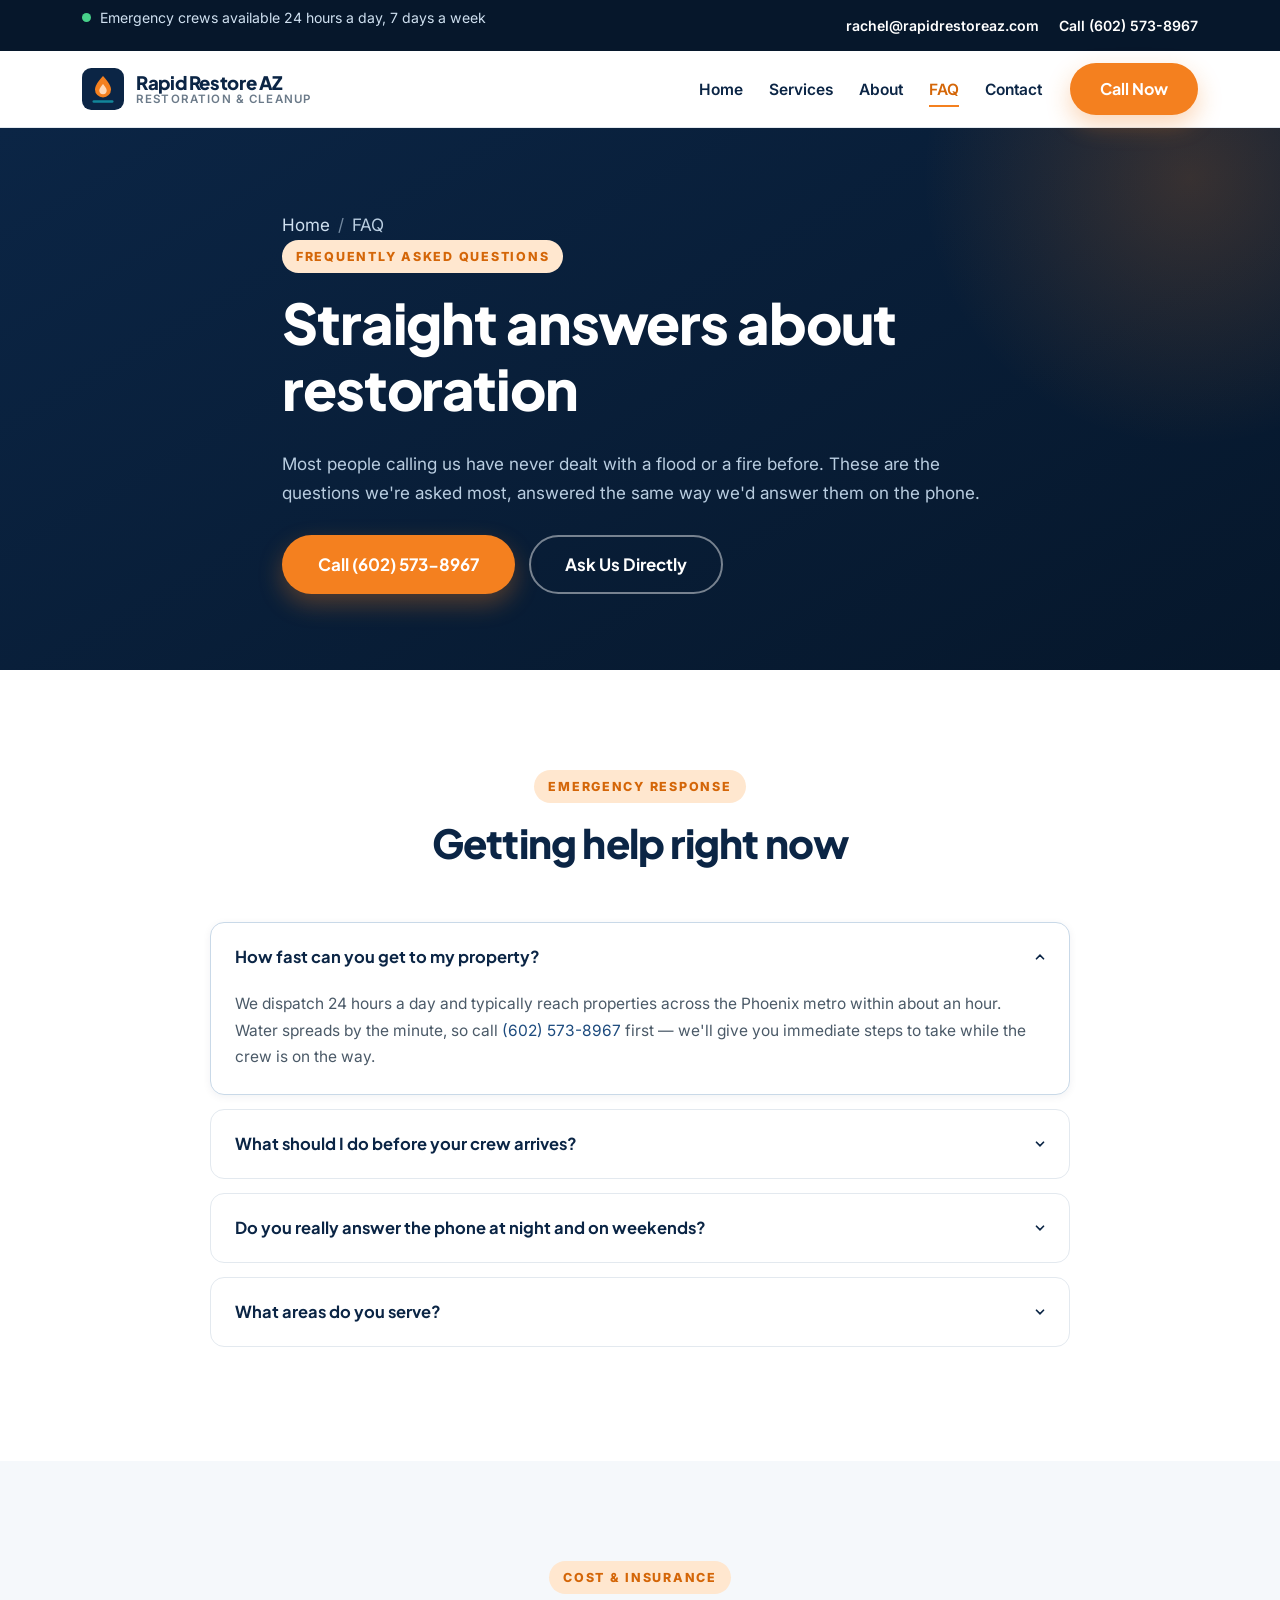
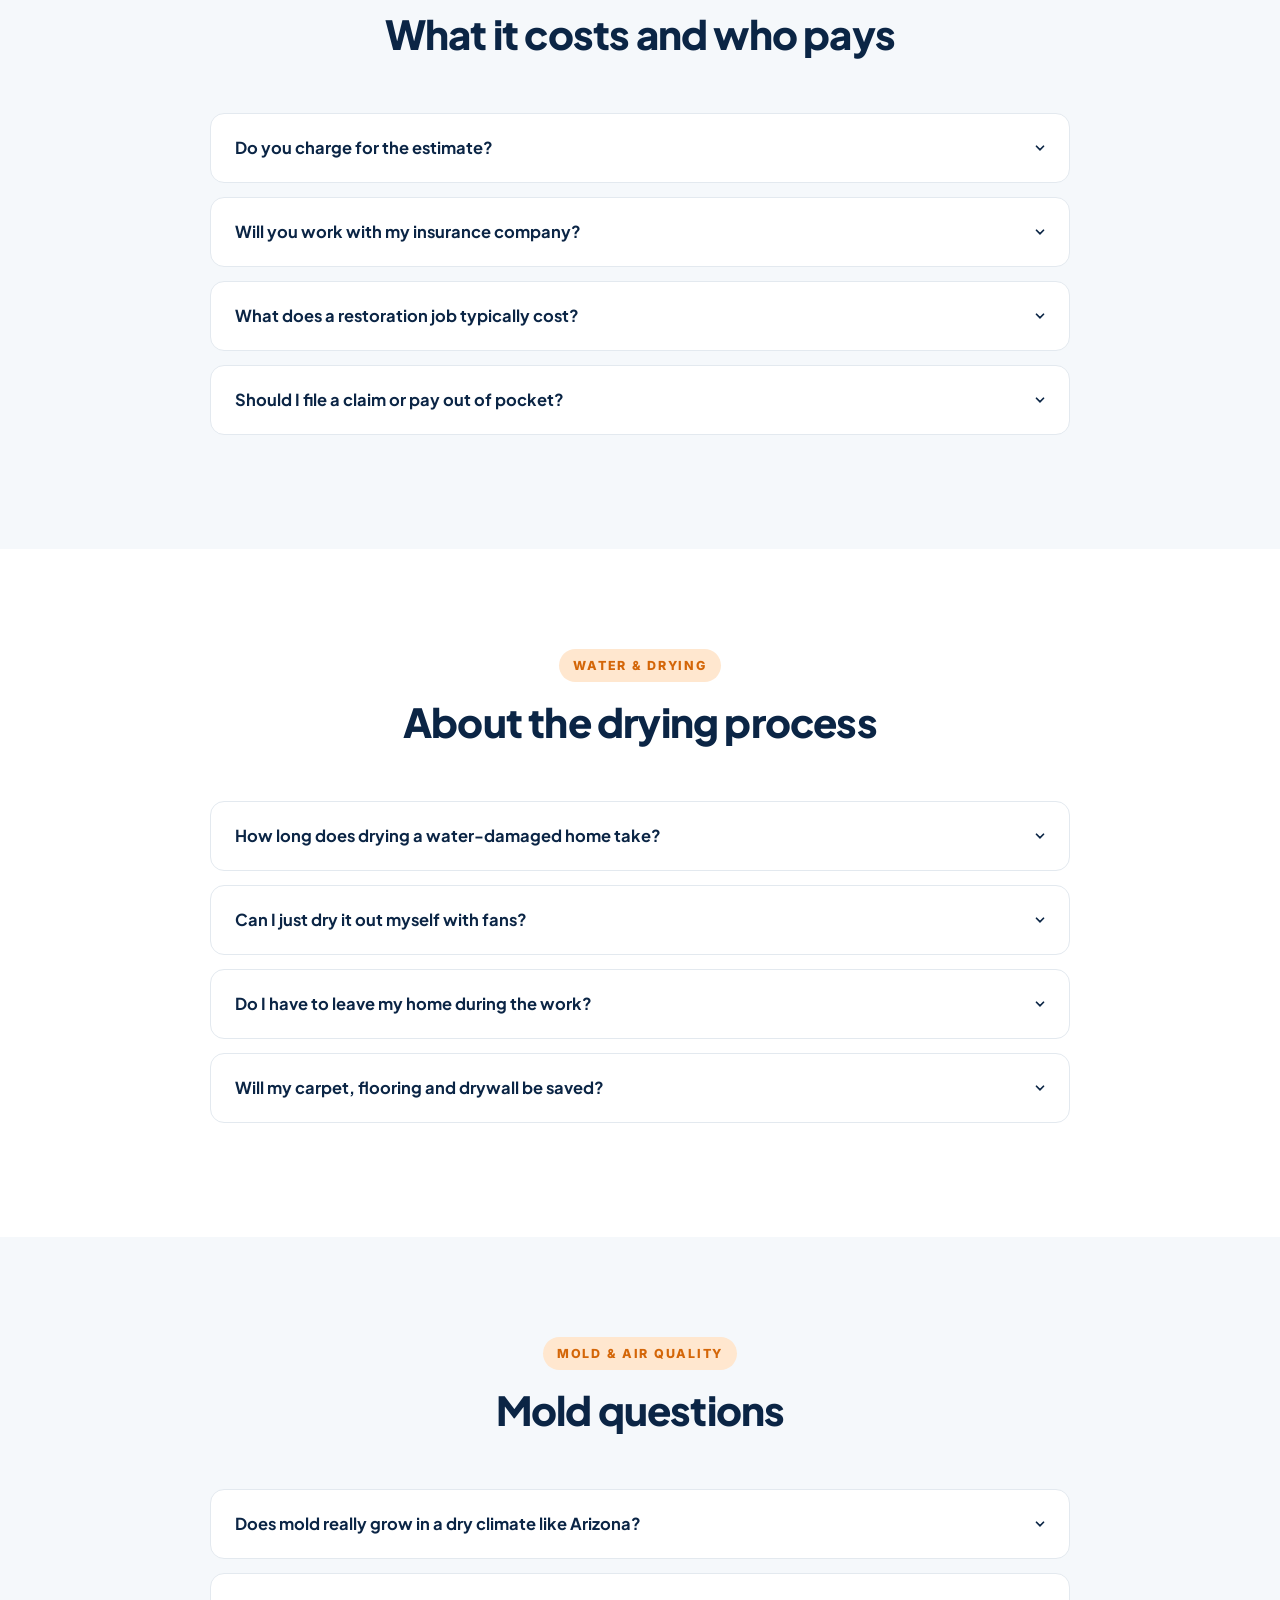
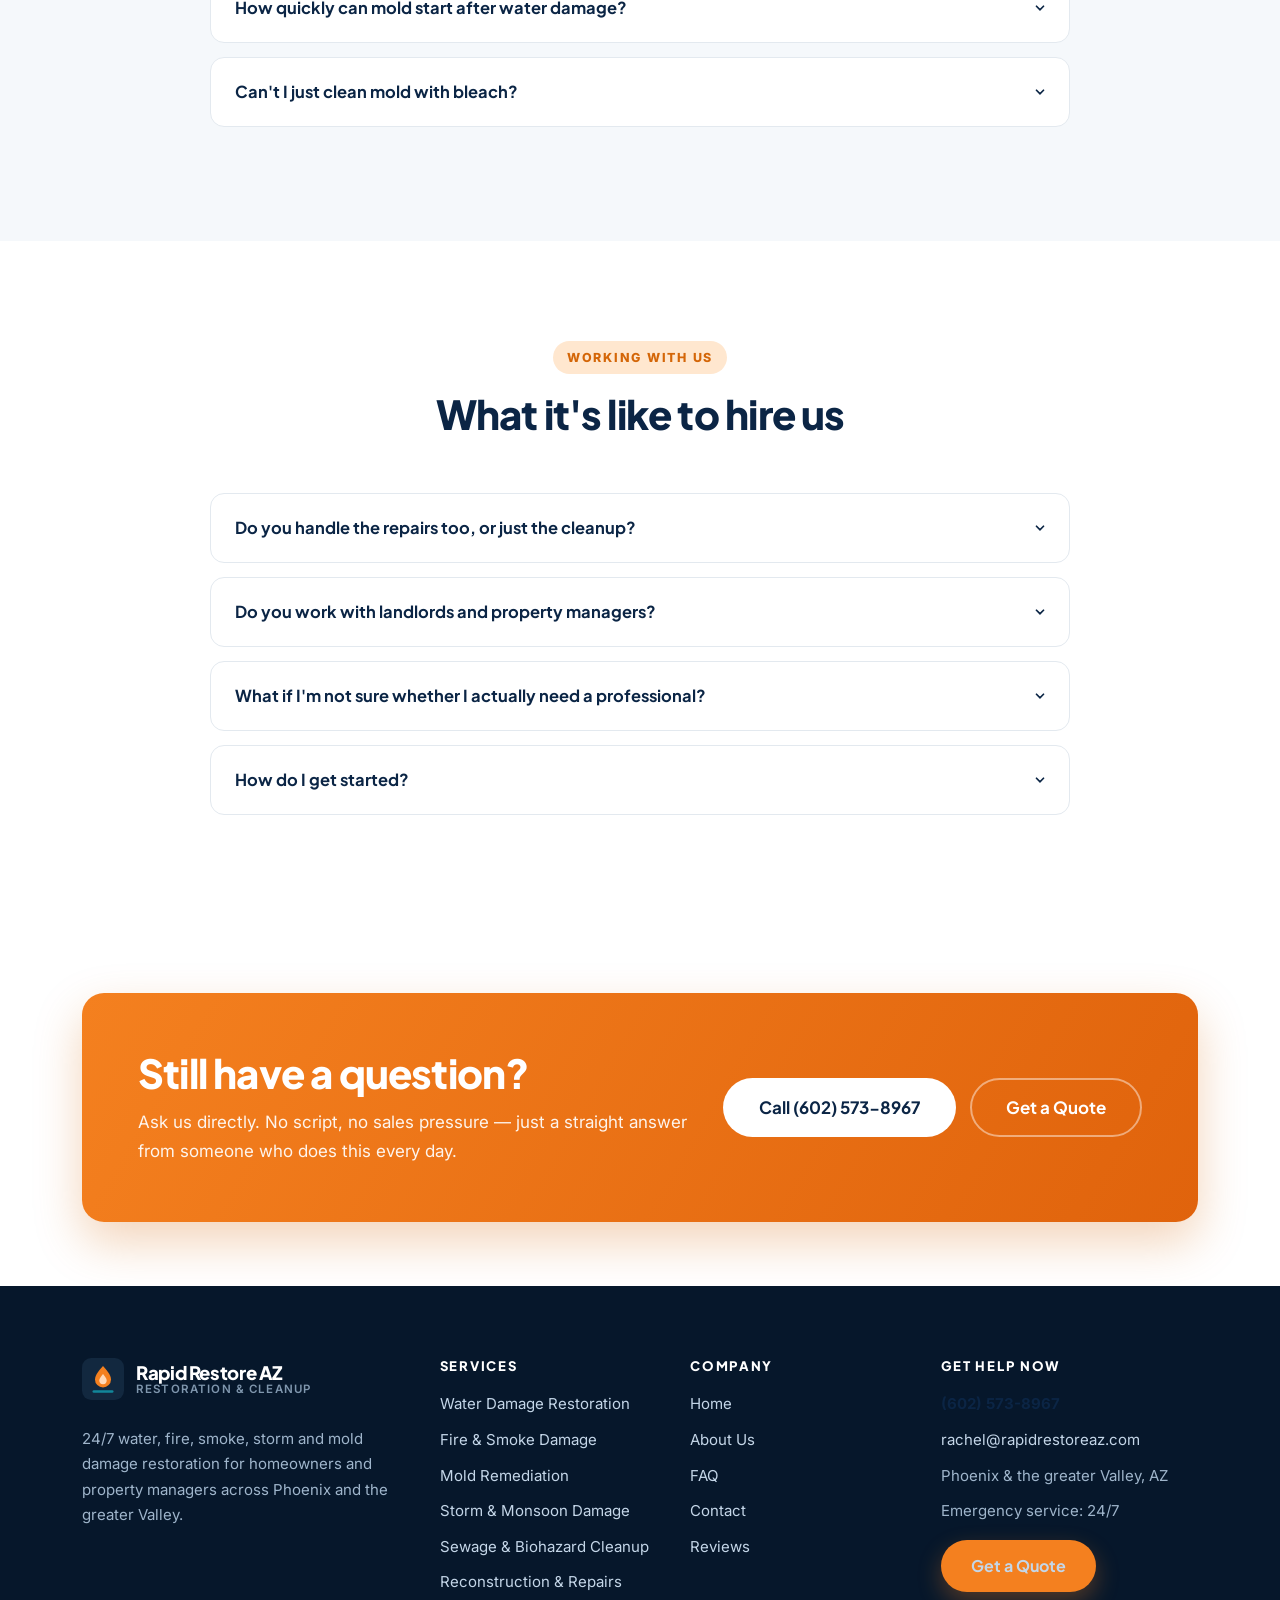
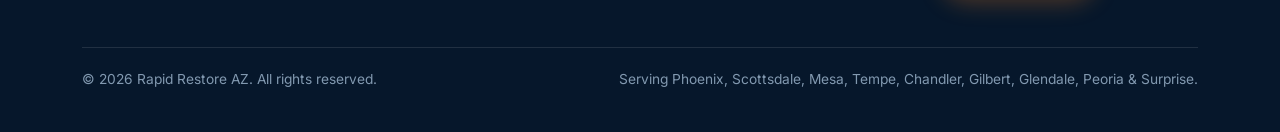
<file: faq.html>
<!DOCTYPE html>
<html lang="en">
<head>
<meta charset="utf-8">
<meta name="viewport" content="width=device-width, initial-scale=1">
<title>FAQ | Water, Fire &amp; Mold Restoration Questions | Rapid Restore AZ</title>
<meta name="description" content="Answers to common questions about water damage restoration, drying times, mold remediation, insurance claims and costs in Phoenix, AZ. Call Rapid Restore AZ at (602) 573-8967.">
<meta name="author" content="Rapid Restore AZ">
<meta name="robots" content="index, follow">
<meta name="theme-color" content="#0b2545">
<link rel="canonical" href="./faq.html">
<meta property="og:type" content="website">
<meta property="og:site_name" content="Rapid Restore AZ">
<meta property="og:title" content="Restoration FAQ | Rapid Restore AZ">
<meta property="og:description" content="Straight answers about response times, insurance, drying times, mold and cost.">
<meta property="og:url" content="./faq.html">
<meta name="twitter:card" content="summary_large_image">
<link rel="icon" href="assets/img/favicon.svg" type="image/svg+xml">
<link rel="apple-touch-icon" href="assets/img/favicon.svg">
<link rel="preconnect" href="https://fonts.googleapis.com">
<link rel="preconnect" href="https://fonts.gstatic.com" crossorigin>
<link href="https://fonts.googleapis.com/css2?family=Inter:wght@400;500;600;700&family=Plus+Jakarta+Sans:wght@700;800&display=swap" rel="stylesheet">
<link rel="stylesheet" href="assets/css/styles.css">

<script type="application/ld+json">
{
  "@context": "https://schema.org",
  "@type": "FAQPage",
  "mainEntity": [
    {
      "@type": "Question",
      "name": "How fast can you get to my property?",
      "acceptedAnswer": { "@type": "Answer", "text": "We dispatch 24/7 and typically reach properties across the Phoenix metro within about an hour of your call. Call (602) 573-8967 and we will give you safety steps to take while the crew is en route." }
    },
    {
      "@type": "Question",
      "name": "Do you charge for the estimate?",
      "acceptedAnswer": { "@type": "Answer", "text": "No. On-site assessments and written estimates are free with no obligation to hire us." }
    },
    {
      "@type": "Question",
      "name": "Will you work with my insurance company?",
      "acceptedAnswer": { "@type": "Answer", "text": "Yes. We photograph damage room by room, keep dated moisture logs and produce itemized scopes in the format adjusters expect, and we communicate directly with your adjuster. Coverage decisions are always made by your insurer." }
    },
    {
      "@type": "Question",
      "name": "How long does drying a water-damaged home take?",
      "acceptedAnswer": { "@type": "Answer", "text": "Most residential structural drying runs three to five days depending on the volume of water and the materials involved. We take daily moisture readings and remove equipment only once readings confirm the structure is dry." }
    },
    {
      "@type": "Question",
      "name": "What areas do you serve?",
      "acceptedAnswer": { "@type": "Answer", "text": "Phoenix and the greater Valley, including Scottsdale, Mesa, Tempe, Chandler, Gilbert, Glendale, Peoria, Surprise and surrounding communities." }
    }
  ]
}
</script>
</head>
<body>
<a class="skip-link" href="#main">Skip to main content</a>

<div class="topbar">
  <div class="container topbar__inner">
    <p class="topbar__msg"><span class="pulse-dot" aria-hidden="true"></span> Emergency crews available 24 hours a day, 7 days a week</p>
    <div class="topbar__links">
      <a class="hide-sm" href="mailto:rachel@rapidrestoreaz.com">rachel@rapidrestoreaz.com</a>
      <a href="tel:+16025738967">Call (602) 573-8967</a>
    </div>
  </div>
</div>

<header class="header">
  <div class="container header__inner">
    <a class="brand" href="index.html" aria-label="Rapid Restore AZ — home">
      <svg class="brand__mark" viewBox="0 0 64 64" aria-hidden="true" focusable="false">
        <rect width="64" height="64" rx="14" fill="#0b2545"/>
        <path d="M32 12c7.8 8.6 12.2 15.1 12.2 20.6A12.2 12.2 0 0 1 32 44.8a12.2 12.2 0 0 1-12.2-12.2C19.8 27.1 24.2 20.6 32 12z" fill="#f4801f"/>
        <path d="M32 24.5c3.6 4.2 5.6 7.3 5.6 9.8a5.6 5.6 0 1 1-11.2 0c0-2.5 2-5.6 5.6-9.8z" fill="#ffd9b8"/>
        <rect x="16" y="49" width="32" height="4" rx="2" fill="#12869a"/>
      </svg>
      <span class="brand__text">
        <span class="brand__name">Rapid Restore AZ</span>
        <span class="brand__tag">Restoration &amp; Cleanup</span>
      </span>
    </a>
    <button class="nav-toggle" type="button" aria-label="Toggle navigation menu" aria-controls="site-nav" aria-expanded="false"><span></span></button>
    <nav class="nav" id="site-nav" aria-label="Main navigation">
      <ul class="nav__list">
        <li><a class="nav__link" href="index.html">Home</a></li>
        <li><a class="nav__link" href="services.html">Services</a></li>
        <li><a class="nav__link" href="about.html">About</a></li>
        <li><a class="nav__link" href="faq.html" aria-current="page">FAQ</a></li>
        <li><a class="nav__link" href="contact.html">Contact</a></li>
      </ul>
      <span class="nav__cta"><a class="btn btn--primary" href="tel:+16025738967">Call Now</a></span>
    </nav>
  </div>
</header>

<main id="main">

  <section class="page-hero">
    <div class="container page-hero__inner">
      <p class="breadcrumb"><a href="index.html">Home</a><span>/</span>FAQ</p>
      <span class="eyebrow">Frequently Asked Questions</span>
      <h1>Straight answers about restoration</h1>
      <p>Most people calling us have never dealt with a flood or a fire before. These are the questions we're asked most, answered the same way we'd answer them on the phone.</p>
      <div class="btn-row">
        <a class="btn btn--primary btn--lg" href="tel:+16025738967">Call (602) 573-8967</a>
        <a class="btn btn--outline-light btn--lg" href="contact.html">Ask Us Directly</a>
      </div>
    </div>
  </section>

  <!-- ===== Emergency response ===== -->
  <section class="section">
    <div class="container">
      <div class="section-head reveal">
        <span class="eyebrow">Emergency Response</span>
        <h2>Getting help right now</h2>
      </div>
      <div class="faq">
        <div class="faq__item is-open">
          <h3 style="margin:0"><button class="faq__q" type="button" aria-expanded="true" aria-controls="a1" id="q1">How fast can you get to my property?</button></h3>
          <div class="faq__a" id="a1" role="region" aria-labelledby="q1"><div class="faq__a-inner">
            <p>We dispatch 24 hours a day and typically reach properties across the Phoenix metro within about an hour. Water spreads by the minute, so call <a href="tel:+16025738967">(602) 573-8967</a> first — we'll give you immediate steps to take while the crew is on the way.</p>
          </div></div>
        </div>

        <div class="faq__item">
          <h3 style="margin:0"><button class="faq__q" type="button" aria-expanded="false" aria-controls="a2" id="q2">What should I do before your crew arrives?</button></h3>
          <div class="faq__a" id="a2" role="region" aria-labelledby="q2"><div class="faq__a-inner">
            <p>Safety first: if there's any chance water has reached outlets or the electrical panel, don't wade in — shut off power at the breaker only if you can do it safely, otherwise wait for us. For a plumbing leak, shut off the water at the main valve. Move small valuables, electronics and furniture legs out of standing water if it's safe to do so, and don't run your HVAC if smoke or sewage is involved. We'll talk you through the specifics when you call.</p>
          </div></div>
        </div>

        <div class="faq__item">
          <h3 style="margin:0"><button class="faq__q" type="button" aria-expanded="false" aria-controls="a3" id="q3">Do you really answer the phone at night and on weekends?</button></h3>
          <div class="faq__a" id="a3" role="region" aria-labelledby="q3"><div class="faq__a-inner">
            <p>Yes. Emergencies don't keep business hours, and neither do we. Call any time — including holidays — and you'll reach a person who can dispatch a crew, not a voicemail box.</p>
          </div></div>
        </div>

        <div class="faq__item">
          <h3 style="margin:0"><button class="faq__q" type="button" aria-expanded="false" aria-controls="a4" id="q4">What areas do you serve?</button></h3>
          <div class="faq__a" id="a4" role="region" aria-labelledby="q4"><div class="faq__a-inner">
            <p>Phoenix and the greater Valley, including Scottsdale, Paradise Valley, Mesa, Tempe, Chandler, Gilbert, Glendale, Peoria, Surprise, Avondale and Goodyear. If you're just outside that footprint, call and ask — we'd rather tell you honestly than leave you waiting.</p>
          </div></div>
        </div>
      </div>
    </div>
  </section>

  <!-- ===== Cost & insurance ===== -->
  <section class="section section--alt">
    <div class="container">
      <div class="section-head reveal">
        <span class="eyebrow">Cost &amp; Insurance</span>
        <h2>What it costs and who pays</h2>
      </div>
      <div class="faq">
        <div class="faq__item">
          <h3 style="margin:0"><button class="faq__q" type="button" aria-expanded="false" aria-controls="a5" id="q5">Do you charge for the estimate?</button></h3>
          <div class="faq__a" id="a5" role="region" aria-labelledby="q5"><div class="faq__a-inner">
            <p>No. On-site assessments and written estimates are free and carry no obligation. You'll get a clear scope of work and a walkthrough of what we found before any work begins.</p>
          </div></div>
        </div>

        <div class="faq__item">
          <h3 style="margin:0"><button class="faq__q" type="button" aria-expanded="false" aria-controls="a6" id="q6">Will you work with my insurance company?</button></h3>
          <div class="faq__a" id="a6" role="region" aria-labelledby="q6"><div class="faq__a-inner">
            <p>Yes. We photograph the damage room by room, keep dated moisture logs, and produce itemized scopes in the format adjusters expect. We'll speak directly with your adjuster throughout the job. Coverage decisions are always your insurer's to make — but thorough documentation is what makes those conversations go smoothly.</p>
          </div></div>
        </div>

        <div class="faq__item">
          <h3 style="margin:0"><button class="faq__q" type="button" aria-expanded="false" aria-controls="a7" id="q7">What does a restoration job typically cost?</button></h3>
          <div class="faq__a" id="a7" role="region" aria-labelledby="q7"><div class="faq__a-inner">
            <p>It depends entirely on how much area is affected, which materials absorbed water, and whether reconstruction is needed. A single wet bathroom is a very different job from a two-story home with saturated subfloor. That's exactly why the estimate is free and on-site — anyone quoting a firm price over the phone without seeing it is guessing.</p>
          </div></div>
        </div>

        <div class="faq__item">
          <h3 style="margin:0"><button class="faq__q" type="button" aria-expanded="false" aria-controls="a8" id="q8">Should I file a claim or pay out of pocket?</button></h3>
          <div class="faq__a" id="a8" role="region" aria-labelledby="q8"><div class="faq__a-inner">
            <p>That's your call, and it usually comes down to how the estimate compares with your deductible. We'll give you an honest scope and cost either way, so you can make the decision with real numbers instead of a guess. We're happy to document everything for a claim even if you later decide not to file.</p>
          </div></div>
        </div>
      </div>
    </div>
  </section>

  <!-- ===== Water & drying ===== -->
  <section class="section">
    <div class="container">
      <div class="section-head reveal">
        <span class="eyebrow">Water &amp; Drying</span>
        <h2>About the drying process</h2>
      </div>
      <div class="faq">
        <div class="faq__item">
          <h3 style="margin:0"><button class="faq__q" type="button" aria-expanded="false" aria-controls="a9" id="q9">How long does drying a water-damaged home take?</button></h3>
          <div class="faq__a" id="a9" role="region" aria-labelledby="q9"><div class="faq__a-inner">
            <p>Most residential structural drying runs three to five days. Heavily saturated subfloor, hardwood or multi-room losses can take longer. We take daily moisture readings and only pull the equipment once those readings confirm the structure is genuinely dry.</p>
          </div></div>
        </div>

        <div class="faq__item">
          <h3 style="margin:0"><button class="faq__q" type="button" aria-expanded="false" aria-controls="a10" id="q10">Can I just dry it out myself with fans?</button></h3>
          <div class="faq__a" id="a10" role="region" aria-labelledby="q10"><div class="faq__a-inner">
            <p>Household fans move surface air but don't pull moisture out of drywall, subfloor and framing. Water that looks dry on the surface can stay trapped in the wall cavity — and that hidden moisture is exactly where mold starts. Commercial air movers paired with dehumidifiers and actual moisture measurement are what finish the job.</p>
          </div></div>
        </div>

        <div class="faq__item">
          <h3 style="margin:0"><button class="faq__q" type="button" aria-expanded="false" aria-controls="a11" id="q11">Do I have to leave my home during the work?</button></h3>
          <div class="faq__a" id="a11" role="region" aria-labelledby="q11"><div class="faq__a-inner">
            <p>Usually no. Most water losses can be dried with you still living there, though the equipment is noisy and the affected rooms will be off limits. Sewage contamination, significant fire damage or large mold remediation projects may require you to stay elsewhere for safety. We'll tell you up front which situation you're in.</p>
          </div></div>
        </div>

        <div class="faq__item">
          <h3 style="margin:0"><button class="faq__q" type="button" aria-expanded="false" aria-controls="a12" id="q12">Will my carpet, flooring and drywall be saved?</button></h3>
          <div class="faq__a" id="a12" role="region" aria-labelledby="q12"><div class="faq__a-inner">
            <p>Often, yes — especially if we reach it quickly and the water was clean. Carpet can frequently be dried in place with the pad replaced, and drywall can often be dried without removal. Contaminated water changes that calculus: porous materials it touched generally have to be removed for health reasons. We always tell you which is which and why.</p>
          </div></div>
        </div>
      </div>
    </div>
  </section>

  <!-- ===== Mold ===== -->
  <section class="section section--alt">
    <div class="container">
      <div class="section-head reveal">
        <span class="eyebrow">Mold &amp; Air Quality</span>
        <h2>Mold questions</h2>
      </div>
      <div class="faq">
        <div class="faq__item">
          <h3 style="margin:0"><button class="faq__q" type="button" aria-expanded="false" aria-controls="a13" id="q13">Does mold really grow in a dry climate like Arizona?</button></h3>
          <div class="faq__a" id="a13" role="region" aria-labelledby="q13"><div class="faq__a-inner">
            <p>Yes. Outdoor humidity has little to do with it. A slow leak under a sink or inside a wall creates a dark, damp cavity that stays humid regardless of how dry it is outside. We find mold in Valley homes regularly — usually from a leak nobody knew about.</p>
          </div></div>
        </div>

        <div class="faq__item">
          <h3 style="margin:0"><button class="faq__q" type="button" aria-expanded="false" aria-controls="a14" id="q14">How quickly can mold start after water damage?</button></h3>
          <div class="faq__a" id="a14" role="region" aria-labelledby="q14"><div class="faq__a-inner">
            <p>Given moisture and organic material, growth can begin within roughly 24 to 48 hours. That window is the single biggest reason we push for fast extraction and professional drying rather than waiting to see if it dries on its own.</p>
          </div></div>
        </div>

        <div class="faq__item">
          <h3 style="margin:0"><button class="faq__q" type="button" aria-expanded="false" aria-controls="a15" id="q15">Can't I just clean mold with bleach?</button></h3>
          <div class="faq__a" id="a15" role="region" aria-labelledby="q15"><div class="faq__a-inner">
            <p>Bleach may lighten surface staining, but it doesn't address growth inside porous material and it doesn't fix the moisture source feeding it. Without containment, scrubbing can also spread spores into the rest of the house. Proper remediation means isolating the area, removing affected material and correcting the leak.</p>
          </div></div>
        </div>
      </div>
    </div>
  </section>

  <!-- ===== Working with us ===== -->
  <section class="section">
    <div class="container">
      <div class="section-head reveal">
        <span class="eyebrow">Working With Us</span>
        <h2>What it's like to hire us</h2>
      </div>
      <div class="faq">
        <div class="faq__item">
          <h3 style="margin:0"><button class="faq__q" type="button" aria-expanded="false" aria-controls="a16" id="q16">Do you handle the repairs too, or just the cleanup?</button></h3>
          <div class="faq__a" id="a16" role="region" aria-labelledby="q16"><div class="faq__a-inner">
            <p>Both. We handle mitigation and reconstruction — drywall, texture, paint, flooring, trim and cabinetry — so you're not left with open walls hunting for a second contractor. See our <a href="services.html#rebuild">reconstruction services</a> for details.</p>
          </div></div>
        </div>

        <div class="faq__item">
          <h3 style="margin:0"><button class="faq__q" type="button" aria-expanded="false" aria-controls="a17" id="q17">Do you work with landlords and property managers?</button></h3>
          <div class="faq__a" id="a17" role="region" aria-labelledby="q17"><div class="faq__a-inner">
            <p>Regularly. We understand that vacancy costs money, so we prioritize clear timelines, tenant-friendly scheduling and documentation you can forward to owners or an HOA board without editing it first.</p>
          </div></div>
        </div>

        <div class="faq__item">
          <h3 style="margin:0"><button class="faq__q" type="button" aria-expanded="false" aria-controls="a18" id="q18">What if I'm not sure whether I actually need a professional?</button></h3>
          <div class="faq__a" id="a18" role="region" aria-labelledby="q18"><div class="faq__a-inner">
            <p>Call and describe it. Sometimes the honest answer is that a small spill you caught immediately doesn't need us — and we'll say so. We'd rather earn your trust today and your call the next time something serious happens.</p>
          </div></div>
        </div>

        <div class="faq__item">
          <h3 style="margin:0"><button class="faq__q" type="button" aria-expanded="false" aria-controls="a19" id="q19">How do I get started?</button></h3>
          <div class="faq__a" id="a19" role="region" aria-labelledby="q19"><div class="faq__a-inner">
            <p>For anything active — running water, smoke, sewage — call <a href="tel:+16025738967">(602) 573-8967</a> right now. For non-urgent estimates, send our <a href="contact.html">quote form</a> or email <a href="mailto:rachel@rapidrestoreaz.com">rachel@rapidrestoreaz.com</a> with a few photos and we'll follow up with next steps.</p>
          </div></div>
        </div>
      </div>
    </div>
  </section>

  <section class="section section--tight">
    <div class="container">
      <div class="cta-band reveal">
        <div>
          <h2>Still have a question?</h2>
          <p>Ask us directly. No script, no sales pressure — just a straight answer from someone who does this every day.</p>
        </div>
        <div class="btn-row">
          <a class="btn btn--light btn--lg" href="tel:+16025738967">Call (602) 573-8967</a>
          <a class="btn btn--outline-light btn--lg" href="contact.html">Get a Quote</a>
        </div>
      </div>
    </div>
  </section>

</main>

<footer class="footer">
  <div class="container">
    <div class="footer__grid">
      <div>
        <a class="brand" href="index.html" aria-label="Rapid Restore AZ — home">
          <svg class="brand__mark" viewBox="0 0 64 64" aria-hidden="true" focusable="false">
            <rect width="64" height="64" rx="14" fill="#12283f"/>
            <path d="M32 12c7.8 8.6 12.2 15.1 12.2 20.6A12.2 12.2 0 0 1 32 44.8a12.2 12.2 0 0 1-12.2-12.2C19.8 27.1 24.2 20.6 32 12z" fill="#f4801f"/>
            <path d="M32 24.5c3.6 4.2 5.6 7.3 5.6 9.8a5.6 5.6 0 1 1-11.2 0c0-2.5 2-5.6 5.6-9.8z" fill="#ffd9b8"/>
            <rect x="16" y="49" width="32" height="4" rx="2" fill="#12869a"/>
          </svg>
          <span class="brand__text">
            <span class="brand__name">Rapid Restore AZ</span>
            <span class="brand__tag">Restoration &amp; Cleanup</span>
          </span>
        </a>
        <p class="footer__about">24/7 water, fire, smoke, storm and mold damage restoration for homeowners and property managers across Phoenix and the greater Valley.</p>
      </div>
      <div>
        <h4>Services</h4>
        <ul>
          <li><a href="services.html#water">Water Damage Restoration</a></li>
          <li><a href="services.html#fire">Fire &amp; Smoke Damage</a></li>
          <li><a href="services.html#mold">Mold Remediation</a></li>
          <li><a href="services.html#storm">Storm &amp; Monsoon Damage</a></li>
          <li><a href="services.html#sewage">Sewage &amp; Biohazard Cleanup</a></li>
          <li><a href="services.html#rebuild">Reconstruction &amp; Repairs</a></li>
        </ul>
      </div>
      <div>
        <h4>Company</h4>
        <ul>
          <li><a href="index.html">Home</a></li>
          <li><a href="about.html">About Us</a></li>
          <li><a href="faq.html">FAQ</a></li>
          <li><a href="contact.html">Contact</a></li>
          <li><a href="index.html#reviews">Reviews</a></li>
        </ul>
      </div>
      <div>
        <h4>Get Help Now</h4>
        <ul>
          <li><a href="tel:+16025738967"><strong>(602) 573-8967</strong></a></li>
          <li><a href="mailto:rachel@rapidrestoreaz.com">rachel@rapidrestoreaz.com</a></li>
          <li>Phoenix &amp; the greater Valley, AZ</li>
          <li>Emergency service: 24/7</li>
        </ul>
        <div class="btn-row" style="margin-top:16px">
          <a class="btn btn--primary" href="contact.html">Get a Quote</a>
        </div>
      </div>
    </div>
    <div class="footer__bar">
      <p>&copy; <span data-year>2026</span> Rapid Restore AZ. All rights reserved.</p>
      <p>Serving Phoenix, Scottsdale, Mesa, Tempe, Chandler, Gilbert, Glendale, Peoria &amp; Surprise.</p>
    </div>
  </div>
</footer>

<div class="callbar">
  <a class="btn btn--primary" href="tel:+16025738967">Call Now</a>
  <a class="btn btn--light" href="contact.html">Get a Quote</a>
</div>

<script src="assets/js/main.js" defer></script>
<script defer src="https://static.cloudflareinsights.com/beacon.min.js" data-cf-beacon='{"token": "0a932598fc5b4cc9baf156d875620bd1"}'></script>
<script defer data-lv-track src="https://vision.leadrai.com/api/forms/fa8778eb1b1f7df13ccd24c4d6aabcce/t.js"></script>
<script src="https://vision.leadrai.com/widget/loader.js" data-lv-widget data-kind="voice" data-widget="d2ddc240-2479-44e2-a643-e9dc2860cb22" async></script>
<script src="https://vision.leadrai.com/widget/loader.js" data-lv-widget data-kind="chatbot" data-widget="7f50e5d2-f92d-4768-adac-6202fd4560e9" async></script>
</body>
</html>
</file>
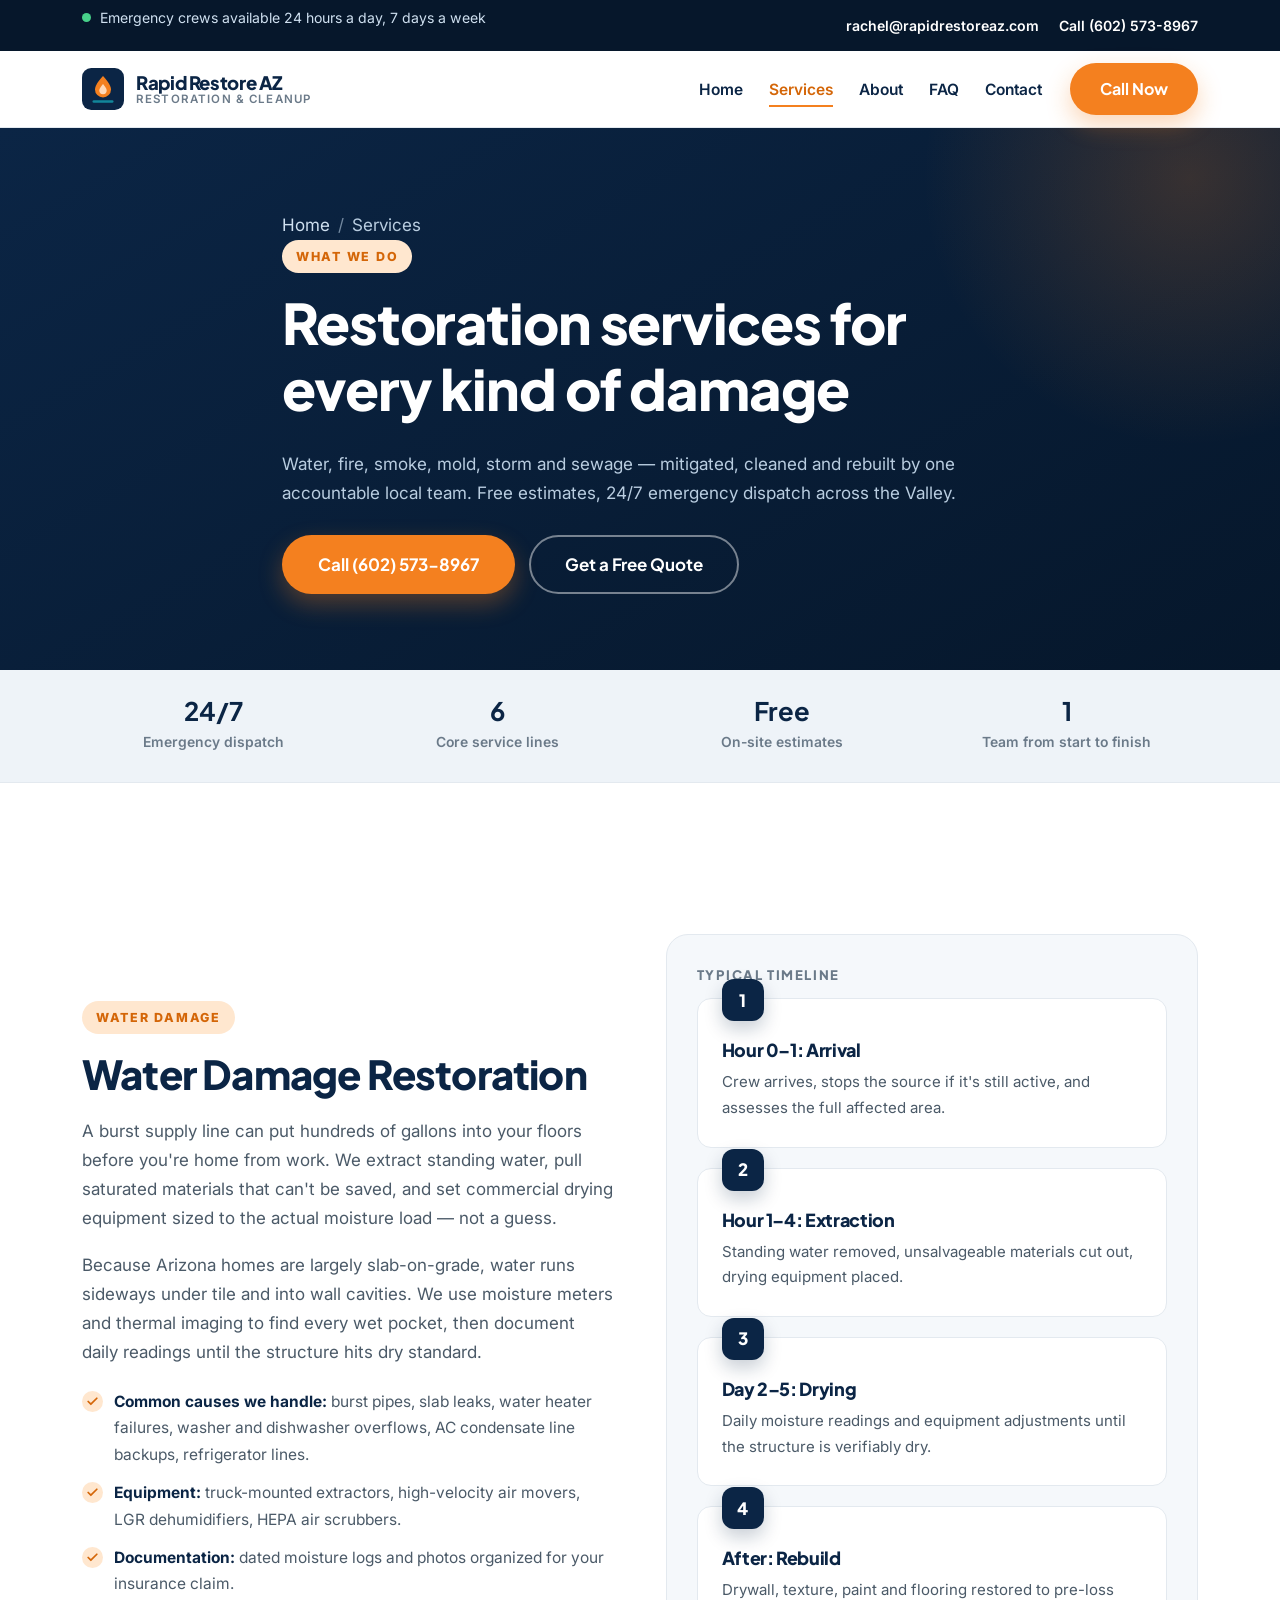
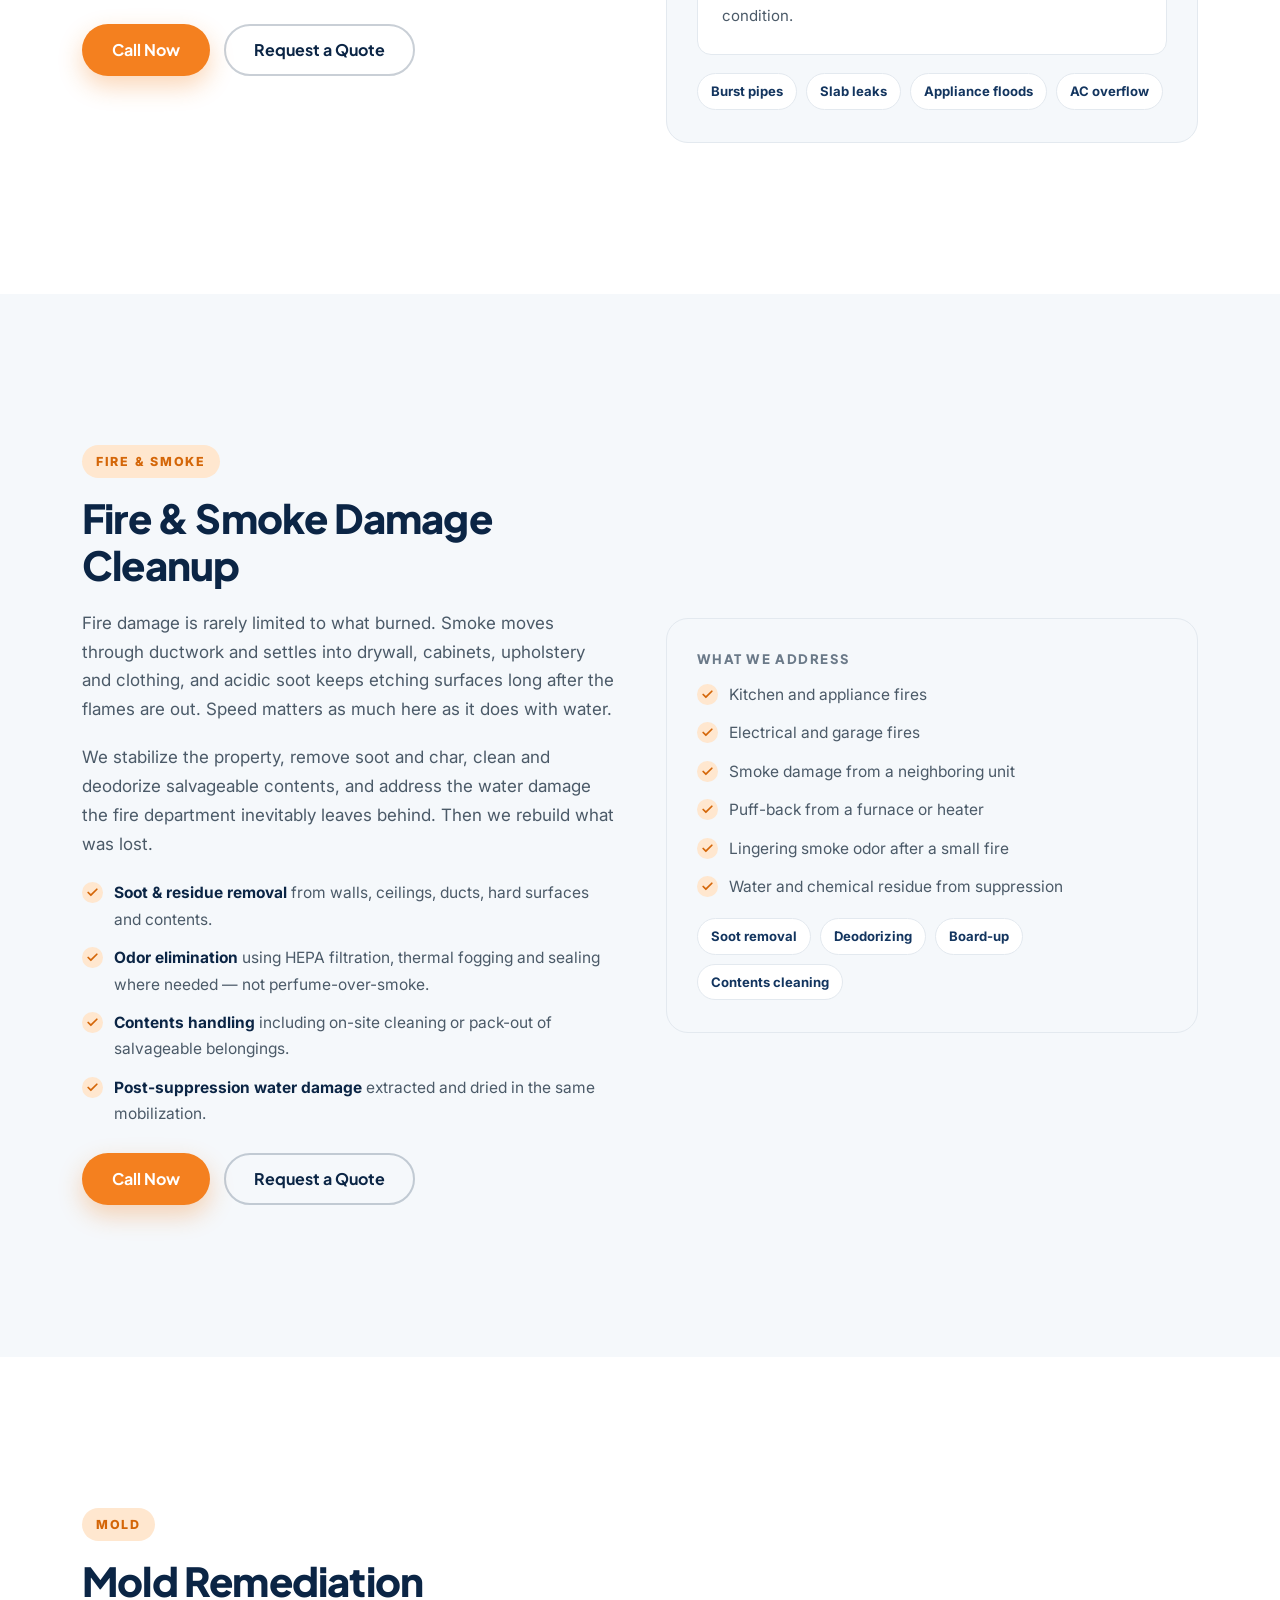
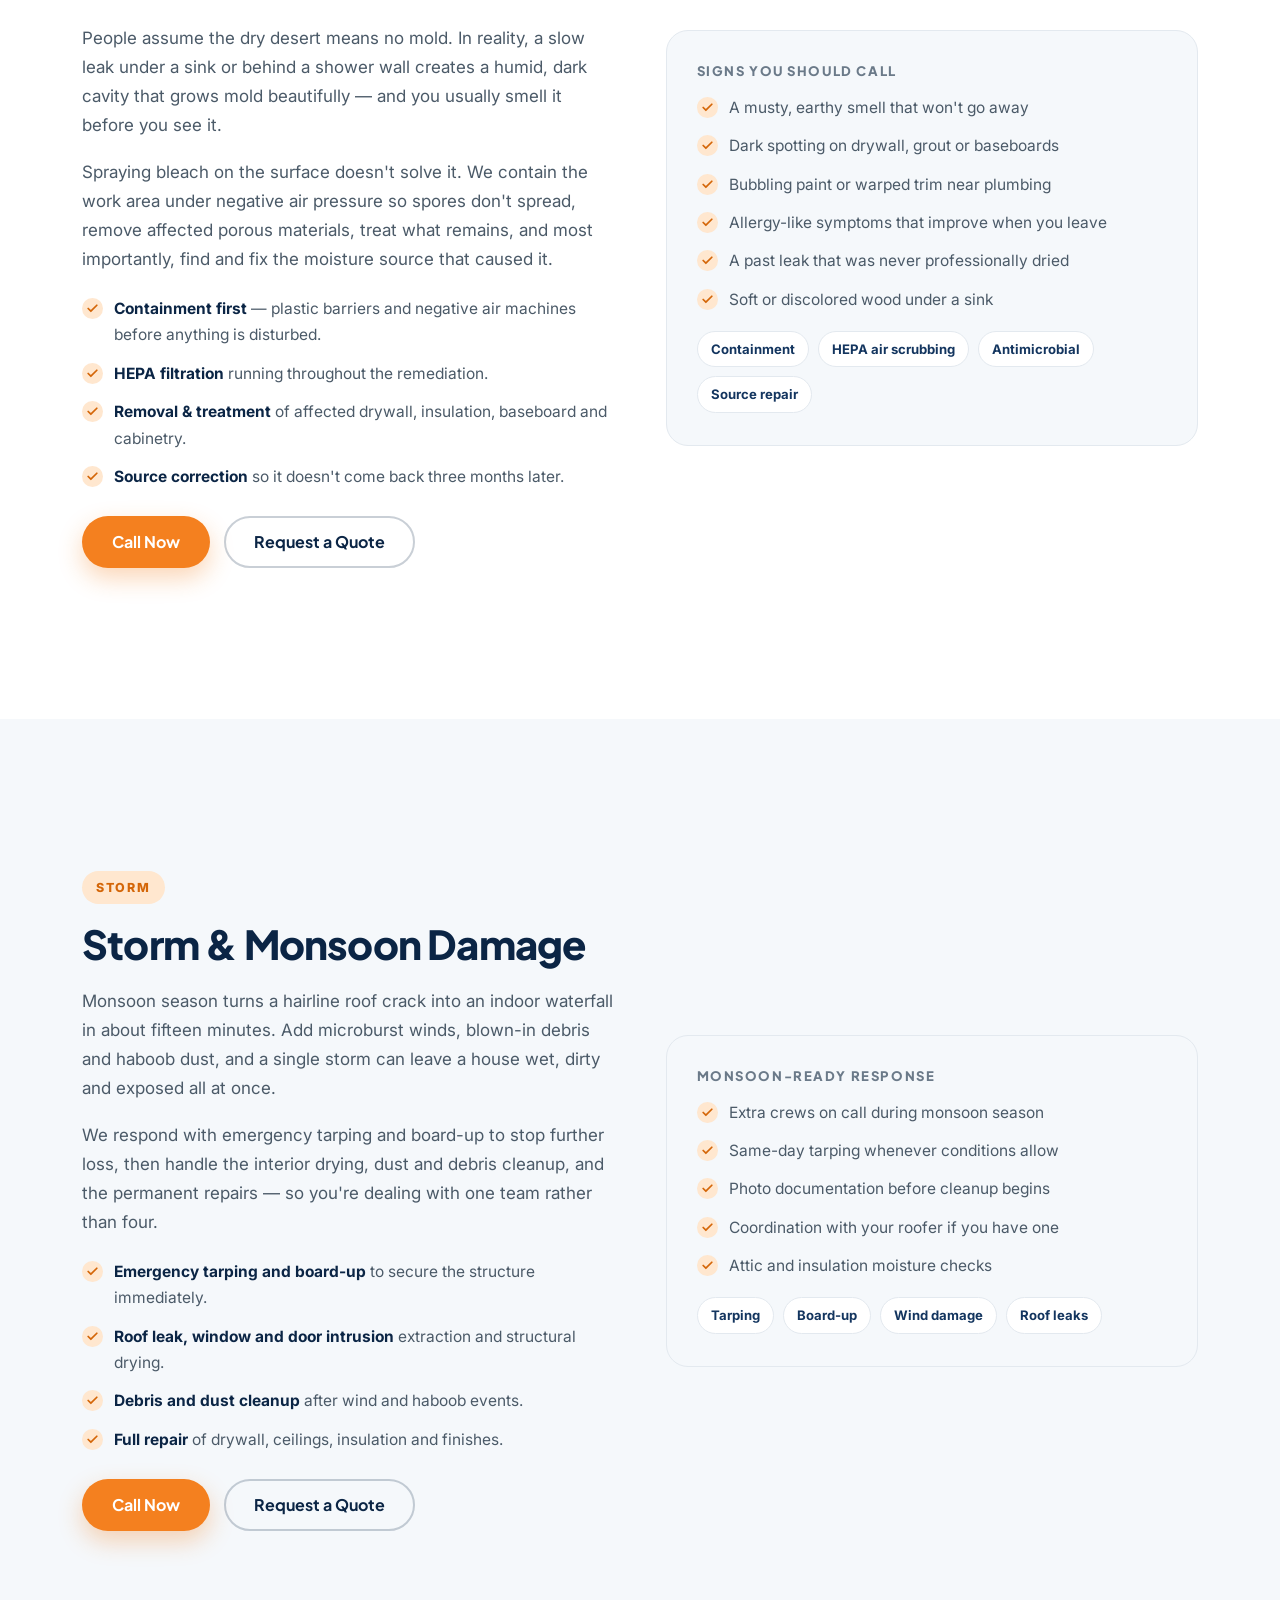
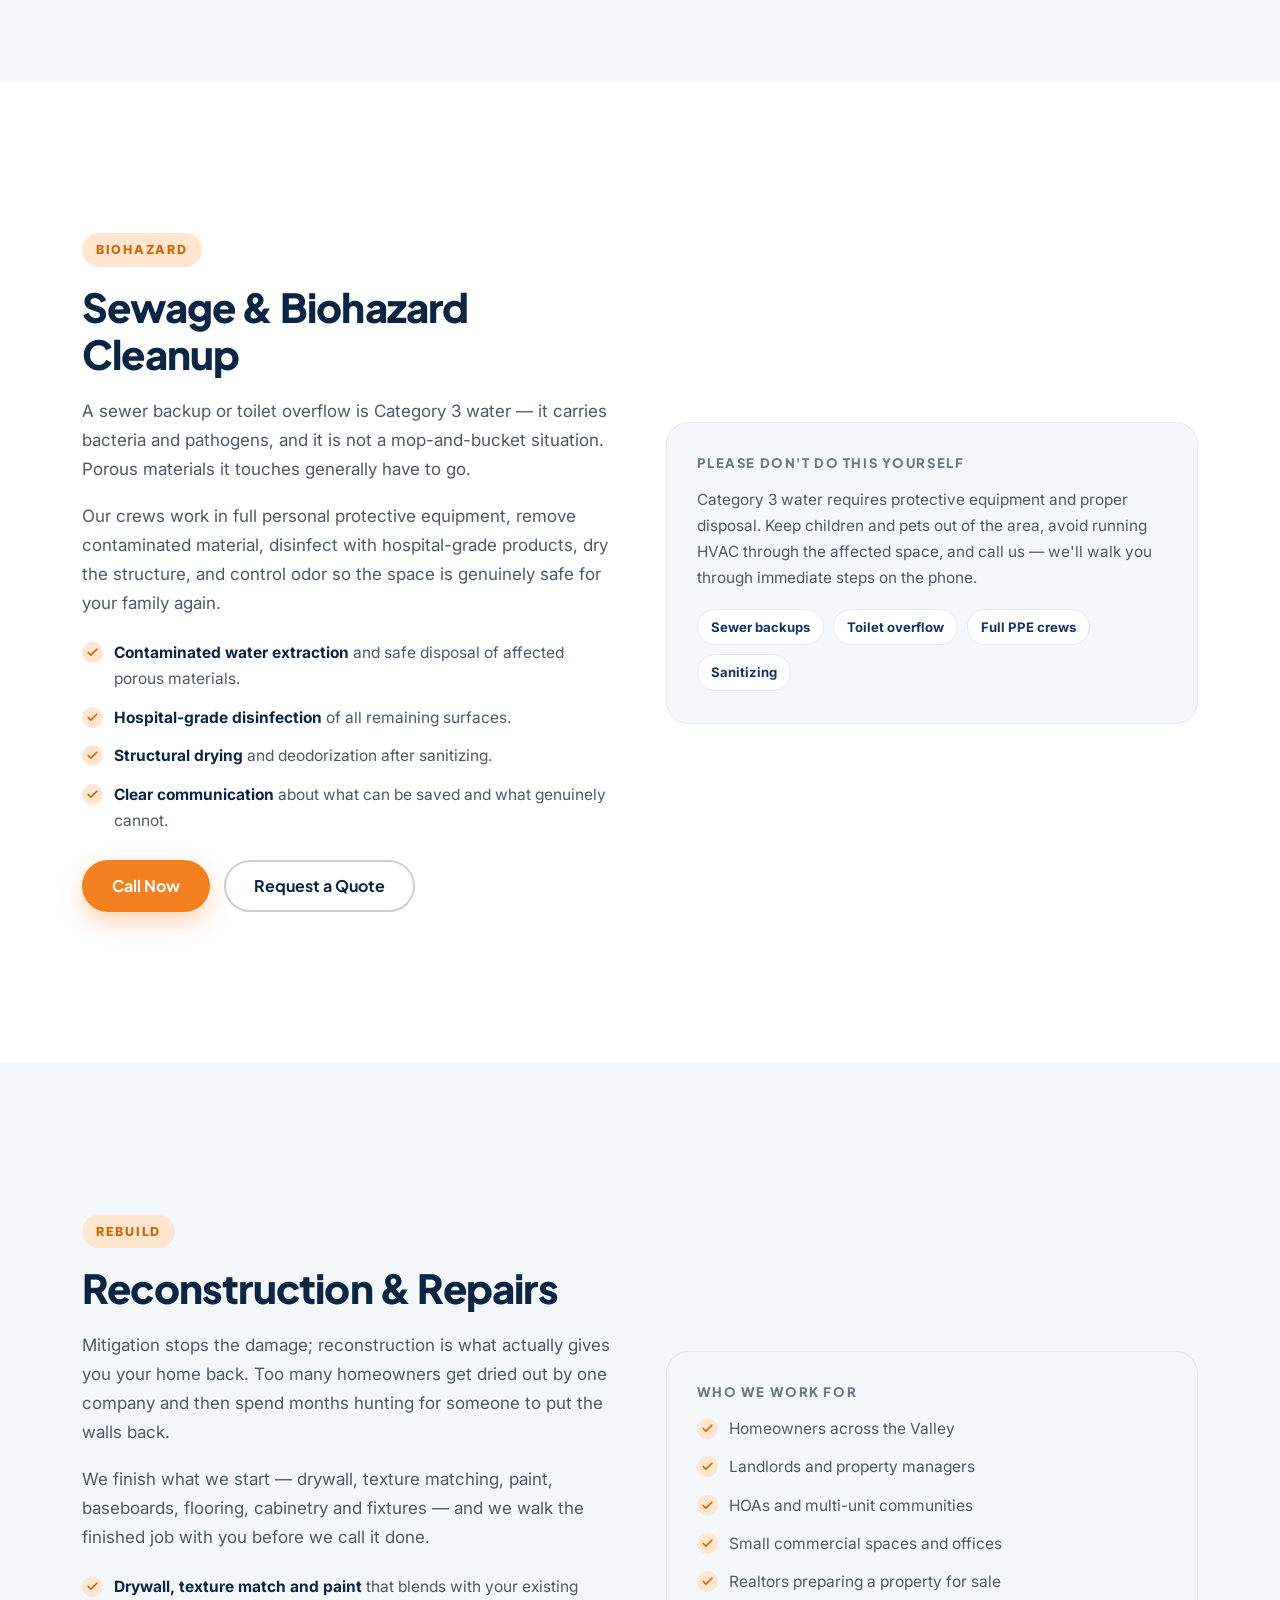
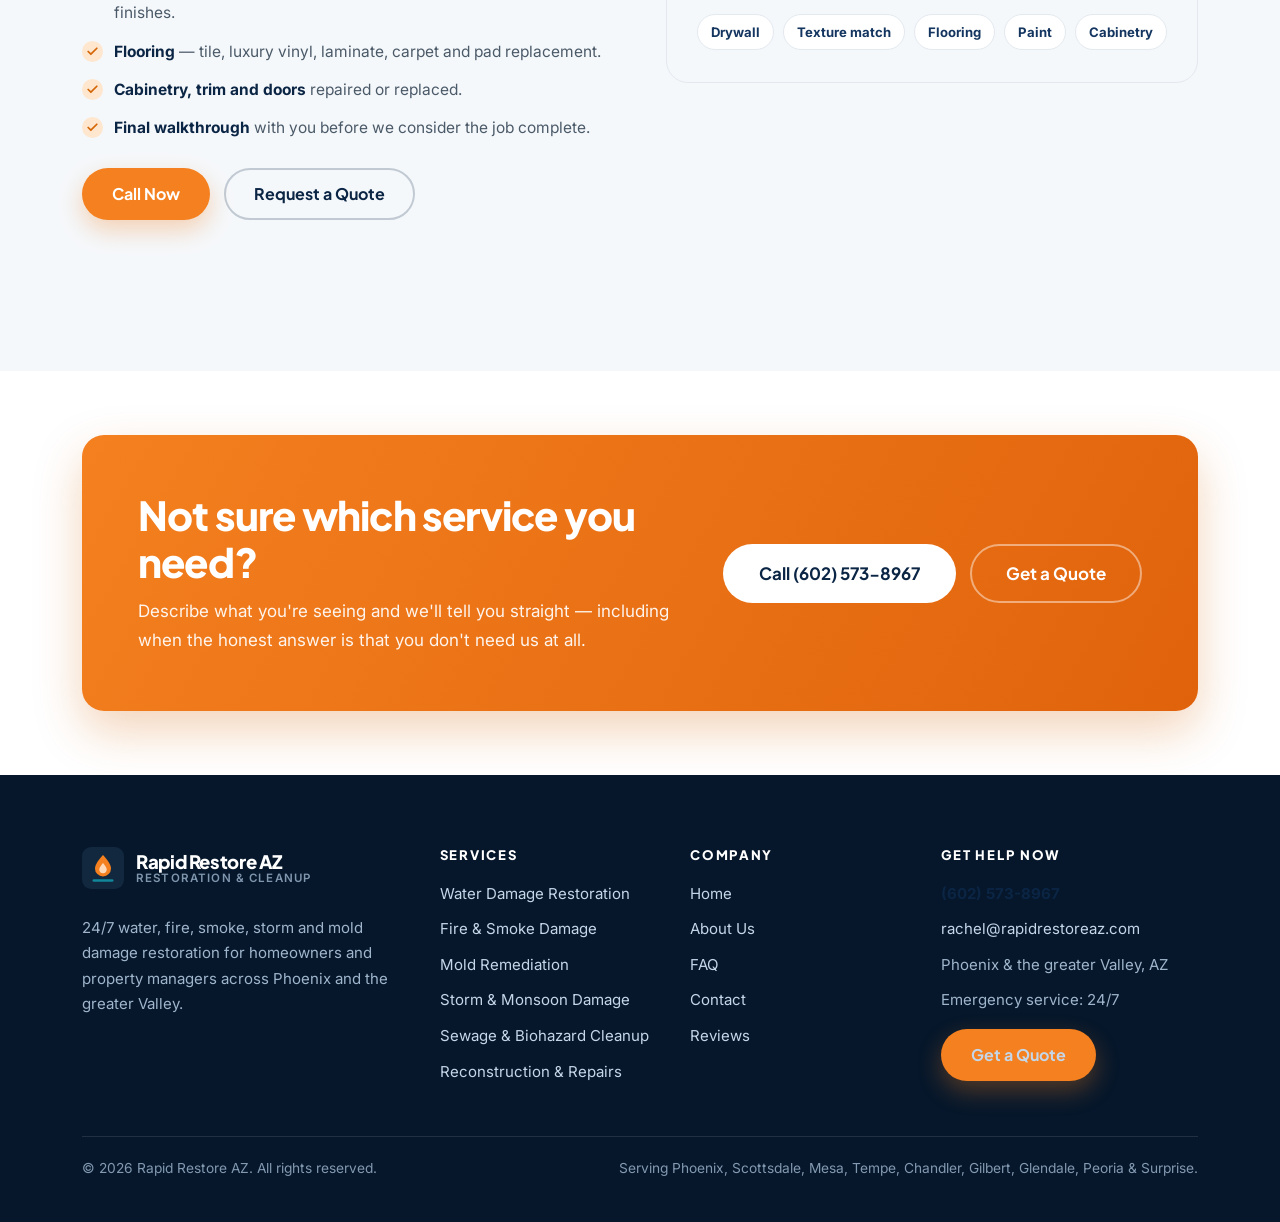
<file: services.html>
<!DOCTYPE html>
<html lang="en">
<head>
<meta charset="utf-8">
<meta name="viewport" content="width=device-width, initial-scale=1">
<title>Restoration Services | Water, Fire, Mold &amp; Storm Damage | Rapid Restore AZ</title>
<meta name="description" content="Water extraction and structural drying, fire and smoke cleanup, mold remediation, storm and monsoon damage, sewage cleanup and full reconstruction across Phoenix, AZ. Call (602) 573-8967.">
<meta name="author" content="Rapid Restore AZ">
<meta name="robots" content="index, follow">
<meta name="theme-color" content="#0b2545">
<link rel="canonical" href="./services.html">
<meta property="og:type" content="website">
<meta property="og:site_name" content="Rapid Restore AZ">
<meta property="og:title" content="Restoration Services | Rapid Restore AZ">
<meta property="og:description" content="Full-service damage restoration in Phoenix and the Valley — water, fire, mold, storm, sewage and rebuild.">
<meta property="og:url" content="./services.html">
<meta name="twitter:card" content="summary_large_image">
<link rel="icon" href="assets/img/favicon.svg" type="image/svg+xml">
<link rel="apple-touch-icon" href="assets/img/favicon.svg">
<link rel="preconnect" href="https://fonts.googleapis.com">
<link rel="preconnect" href="https://fonts.gstatic.com" crossorigin>
<link href="https://fonts.googleapis.com/css2?family=Inter:wght@400;500;600;700&family=Plus+Jakarta+Sans:wght@700;800&display=swap" rel="stylesheet">
<link rel="stylesheet" href="assets/css/styles.css">
</head>
<body>
<a class="skip-link" href="#main">Skip to main content</a>

<div class="topbar">
  <div class="container topbar__inner">
    <p class="topbar__msg"><span class="pulse-dot" aria-hidden="true"></span> Emergency crews available 24 hours a day, 7 days a week</p>
    <div class="topbar__links">
      <a class="hide-sm" href="mailto:rachel@rapidrestoreaz.com">rachel@rapidrestoreaz.com</a>
      <a href="tel:+16025738967">Call (602) 573-8967</a>
    </div>
  </div>
</div>

<header class="header">
  <div class="container header__inner">
    <a class="brand" href="index.html" aria-label="Rapid Restore AZ — home">
      <svg class="brand__mark" viewBox="0 0 64 64" aria-hidden="true" focusable="false">
        <rect width="64" height="64" rx="14" fill="#0b2545"/>
        <path d="M32 12c7.8 8.6 12.2 15.1 12.2 20.6A12.2 12.2 0 0 1 32 44.8a12.2 12.2 0 0 1-12.2-12.2C19.8 27.1 24.2 20.6 32 12z" fill="#f4801f"/>
        <path d="M32 24.5c3.6 4.2 5.6 7.3 5.6 9.8a5.6 5.6 0 1 1-11.2 0c0-2.5 2-5.6 5.6-9.8z" fill="#ffd9b8"/>
        <rect x="16" y="49" width="32" height="4" rx="2" fill="#12869a"/>
      </svg>
      <span class="brand__text">
        <span class="brand__name">Rapid Restore AZ</span>
        <span class="brand__tag">Restoration &amp; Cleanup</span>
      </span>
    </a>
    <button class="nav-toggle" type="button" aria-label="Toggle navigation menu" aria-controls="site-nav" aria-expanded="false"><span></span></button>
    <nav class="nav" id="site-nav" aria-label="Main navigation">
      <ul class="nav__list">
        <li><a class="nav__link" href="index.html">Home</a></li>
        <li><a class="nav__link" href="services.html" aria-current="page">Services</a></li>
        <li><a class="nav__link" href="about.html">About</a></li>
        <li><a class="nav__link" href="faq.html">FAQ</a></li>
        <li><a class="nav__link" href="contact.html">Contact</a></li>
      </ul>
      <span class="nav__cta"><a class="btn btn--primary" href="tel:+16025738967">Call Now</a></span>
    </nav>
  </div>
</header>

<main id="main">

  <section class="page-hero">
    <div class="container page-hero__inner">
      <p class="breadcrumb"><a href="index.html">Home</a><span>/</span>Services</p>
      <span class="eyebrow">What We Do</span>
      <h1>Restoration services for every kind of damage</h1>
      <p>Water, fire, smoke, mold, storm and sewage — mitigated, cleaned and rebuilt by one accountable local team. Free estimates, 24/7 emergency dispatch across the Valley.</p>
      <div class="btn-row">
        <a class="btn btn--primary btn--lg" href="tel:+16025738967">Call (602) 573-8967</a>
        <a class="btn btn--outline-light btn--lg" href="contact.html">Get a Free Quote</a>
      </div>
    </div>
  </section>

  <section class="trust" aria-label="Service highlights">
    <div class="container">
      <div class="trust__grid">
        <div class="trust__item"><strong>24/7</strong><span>Emergency dispatch</span></div>
        <div class="trust__item"><strong>6</strong><span>Core service lines</span></div>
        <div class="trust__item"><strong>Free</strong><span>On-site estimates</span></div>
        <div class="trust__item"><strong>1</strong><span>Team from start to finish</span></div>
      </div>
    </div>
  </section>

  <!-- ===== Water ===== -->
  <section class="section" id="water">
    <div class="container">
      <div class="service-row">
        <div class="service-row__body reveal">
          <span class="eyebrow">Water Damage</span>
          <h2>Water Damage Restoration</h2>
          <p>
            A burst supply line can put hundreds of gallons into your floors before you're home from work.
            We extract standing water, pull saturated materials that can't be saved, and set commercial
            drying equipment sized to the actual moisture load — not a guess.
          </p>
          <p>
            Because Arizona homes are largely slab-on-grade, water runs sideways under tile and into wall
            cavities. We use moisture meters and thermal imaging to find every wet pocket, then document
            daily readings until the structure hits dry standard.
          </p>
          <ul class="check-list">
            <li><strong>Common causes we handle:</strong> burst pipes, slab leaks, water heater failures, washer and dishwasher overflows, AC condensate line backups, refrigerator lines.</li>
            <li><strong>Equipment:</strong> truck-mounted extractors, high-velocity air movers, LGR dehumidifiers, HEPA air scrubbers.</li>
            <li><strong>Documentation:</strong> dated moisture logs and photos organized for your insurance claim.</li>
          </ul>
          <div class="btn-row" style="margin-top:26px">
            <a class="btn btn--primary" href="tel:+16025738967">Call Now</a>
            <a class="btn btn--ghost" href="contact.html?service=Water%20Damage%20Restoration">Request a Quote</a>
          </div>
        </div>
        <div class="service-panel reveal">
          <h4>Typical timeline</h4>
          <ol class="steps" style="grid-template-columns:1fr;gap:20px">
            <li><h3>Hour 0–1: Arrival</h3><p>Crew arrives, stops the source if it's still active, and assesses the full affected area.</p></li>
            <li><h3>Hour 1–4: Extraction</h3><p>Standing water removed, unsalvageable materials cut out, drying equipment placed.</p></li>
            <li><h3>Day 2–5: Drying</h3><p>Daily moisture readings and equipment adjustments until the structure is verifiably dry.</p></li>
            <li><h3>After: Rebuild</h3><p>Drywall, texture, paint and flooring restored to pre-loss condition.</p></li>
          </ol>
          <div class="tag-row">
            <span class="tag">Burst pipes</span><span class="tag">Slab leaks</span><span class="tag">Appliance floods</span><span class="tag">AC overflow</span>
          </div>
        </div>
      </div>
    </div>
  </section>

  <!-- ===== Fire ===== -->
  <section class="section section--alt" id="fire">
    <div class="container">
      <div class="service-row" style="border-bottom:0">
        <div class="service-row__body reveal">
          <span class="eyebrow">Fire &amp; Smoke</span>
          <h2>Fire &amp; Smoke Damage Cleanup</h2>
          <p>
            Fire damage is rarely limited to what burned. Smoke moves through ductwork and settles into
            drywall, cabinets, upholstery and clothing, and acidic soot keeps etching surfaces long after
            the flames are out. Speed matters as much here as it does with water.
          </p>
          <p>
            We stabilize the property, remove soot and char, clean and deodorize salvageable contents,
            and address the water damage the fire department inevitably leaves behind. Then we rebuild
            what was lost.
          </p>
          <ul class="check-list">
            <li><strong>Soot &amp; residue removal</strong> from walls, ceilings, ducts, hard surfaces and contents.</li>
            <li><strong>Odor elimination</strong> using HEPA filtration, thermal fogging and sealing where needed — not perfume-over-smoke.</li>
            <li><strong>Contents handling</strong> including on-site cleaning or pack-out of salvageable belongings.</li>
            <li><strong>Post-suppression water damage</strong> extracted and dried in the same mobilization.</li>
          </ul>
          <div class="btn-row" style="margin-top:26px">
            <a class="btn btn--primary" href="tel:+16025738967">Call Now</a>
            <a class="btn btn--ghost" href="contact.html?service=Fire%20%26%20Smoke%20Damage">Request a Quote</a>
          </div>
        </div>
        <div class="service-panel reveal">
          <h4>What we address</h4>
          <ul class="check-list" style="margin-top:0">
            <li>Kitchen and appliance fires</li>
            <li>Electrical and garage fires</li>
            <li>Smoke damage from a neighboring unit</li>
            <li>Puff-back from a furnace or heater</li>
            <li>Lingering smoke odor after a small fire</li>
            <li>Water and chemical residue from suppression</li>
          </ul>
          <div class="tag-row">
            <span class="tag">Soot removal</span><span class="tag">Deodorizing</span><span class="tag">Board-up</span><span class="tag">Contents cleaning</span>
          </div>
        </div>
      </div>
    </div>
  </section>

  <!-- ===== Mold ===== -->
  <section class="section" id="mold">
    <div class="container">
      <div class="service-row" style="border-bottom:0">
        <div class="service-row__body reveal">
          <span class="eyebrow">Mold</span>
          <h2>Mold Remediation</h2>
          <p>
            People assume the dry desert means no mold. In reality, a slow leak under a sink or behind a
            shower wall creates a humid, dark cavity that grows mold beautifully — and you usually smell
            it before you see it.
          </p>
          <p>
            Spraying bleach on the surface doesn't solve it. We contain the work area under negative air
            pressure so spores don't spread, remove affected porous materials, treat what remains, and
            most importantly, find and fix the moisture source that caused it.
          </p>
          <ul class="check-list">
            <li><strong>Containment first</strong> — plastic barriers and negative air machines before anything is disturbed.</li>
            <li><strong>HEPA filtration</strong> running throughout the remediation.</li>
            <li><strong>Removal &amp; treatment</strong> of affected drywall, insulation, baseboard and cabinetry.</li>
            <li><strong>Source correction</strong> so it doesn't come back three months later.</li>
          </ul>
          <div class="btn-row" style="margin-top:26px">
            <a class="btn btn--primary" href="tel:+16025738967">Call Now</a>
            <a class="btn btn--ghost" href="contact.html?service=Mold%20Remediation">Request a Quote</a>
          </div>
        </div>
        <div class="service-panel reveal">
          <h4>Signs you should call</h4>
          <ul class="check-list" style="margin-top:0">
            <li>A musty, earthy smell that won't go away</li>
            <li>Dark spotting on drywall, grout or baseboards</li>
            <li>Bubbling paint or warped trim near plumbing</li>
            <li>Allergy-like symptoms that improve when you leave</li>
            <li>A past leak that was never professionally dried</li>
            <li>Soft or discolored wood under a sink</li>
          </ul>
          <div class="tag-row">
            <span class="tag">Containment</span><span class="tag">HEPA air scrubbing</span><span class="tag">Antimicrobial</span><span class="tag">Source repair</span>
          </div>
        </div>
      </div>
    </div>
  </section>

  <!-- ===== Storm ===== -->
  <section class="section section--alt" id="storm">
    <div class="container">
      <div class="service-row" style="border-bottom:0">
        <div class="service-row__body reveal">
          <span class="eyebrow">Storm</span>
          <h2>Storm &amp; Monsoon Damage</h2>
          <p>
            Monsoon season turns a hairline roof crack into an indoor waterfall in about fifteen minutes.
            Add microburst winds, blown-in debris and haboob dust, and a single storm can leave a house
            wet, dirty and exposed all at once.
          </p>
          <p>
            We respond with emergency tarping and board-up to stop further loss, then handle the interior
            drying, dust and debris cleanup, and the permanent repairs — so you're dealing with one team
            rather than four.
          </p>
          <ul class="check-list">
            <li><strong>Emergency tarping and board-up</strong> to secure the structure immediately.</li>
            <li><strong>Roof leak, window and door intrusion</strong> extraction and structural drying.</li>
            <li><strong>Debris and dust cleanup</strong> after wind and haboob events.</li>
            <li><strong>Full repair</strong> of drywall, ceilings, insulation and finishes.</li>
          </ul>
          <div class="btn-row" style="margin-top:26px">
            <a class="btn btn--primary" href="tel:+16025738967">Call Now</a>
            <a class="btn btn--ghost" href="contact.html?service=Storm%20%26%20Monsoon%20Damage">Request a Quote</a>
          </div>
        </div>
        <div class="service-panel reveal">
          <h4>Monsoon-ready response</h4>
          <ul class="check-list" style="margin-top:0">
            <li>Extra crews on call during monsoon season</li>
            <li>Same-day tarping whenever conditions allow</li>
            <li>Photo documentation before cleanup begins</li>
            <li>Coordination with your roofer if you have one</li>
            <li>Attic and insulation moisture checks</li>
          </ul>
          <div class="tag-row">
            <span class="tag">Tarping</span><span class="tag">Board-up</span><span class="tag">Wind damage</span><span class="tag">Roof leaks</span>
          </div>
        </div>
      </div>
    </div>
  </section>

  <!-- ===== Sewage ===== -->
  <section class="section" id="sewage">
    <div class="container">
      <div class="service-row" style="border-bottom:0">
        <div class="service-row__body reveal">
          <span class="eyebrow">Biohazard</span>
          <h2>Sewage &amp; Biohazard Cleanup</h2>
          <p>
            A sewer backup or toilet overflow is Category 3 water — it carries bacteria and pathogens, and
            it is not a mop-and-bucket situation. Porous materials it touches generally have to go.
          </p>
          <p>
            Our crews work in full personal protective equipment, remove contaminated material, disinfect
            with hospital-grade products, dry the structure, and control odor so the space is genuinely
            safe for your family again.
          </p>
          <ul class="check-list">
            <li><strong>Contaminated water extraction</strong> and safe disposal of affected porous materials.</li>
            <li><strong>Hospital-grade disinfection</strong> of all remaining surfaces.</li>
            <li><strong>Structural drying</strong> and deodorization after sanitizing.</li>
            <li><strong>Clear communication</strong> about what can be saved and what genuinely cannot.</li>
          </ul>
          <div class="btn-row" style="margin-top:26px">
            <a class="btn btn--primary" href="tel:+16025738967">Call Now</a>
            <a class="btn btn--ghost" href="contact.html?service=Sewage%20%26%20Biohazard%20Cleanup">Request a Quote</a>
          </div>
        </div>
        <div class="service-panel reveal">
          <h4>Please don't do this yourself</h4>
          <p style="font-size:.96rem">Category 3 water requires protective equipment and proper disposal. Keep children and pets out of the area, avoid running HVAC through the affected space, and call us — we'll walk you through immediate steps on the phone.</p>
          <div class="tag-row">
            <span class="tag">Sewer backups</span><span class="tag">Toilet overflow</span><span class="tag">Full PPE crews</span><span class="tag">Sanitizing</span>
          </div>
        </div>
      </div>
    </div>
  </section>

  <!-- ===== Rebuild ===== -->
  <section class="section section--alt" id="rebuild">
    <div class="container">
      <div class="service-row" style="border-bottom:0">
        <div class="service-row__body reveal">
          <span class="eyebrow">Rebuild</span>
          <h2>Reconstruction &amp; Repairs</h2>
          <p>
            Mitigation stops the damage; reconstruction is what actually gives you your home back. Too
            many homeowners get dried out by one company and then spend months hunting for someone to put
            the walls back.
          </p>
          <p>
            We finish what we start — drywall, texture matching, paint, baseboards, flooring, cabinetry
            and fixtures — and we walk the finished job with you before we call it done.
          </p>
          <ul class="check-list">
            <li><strong>Drywall, texture match and paint</strong> that blends with your existing finishes.</li>
            <li><strong>Flooring</strong> — tile, luxury vinyl, laminate, carpet and pad replacement.</li>
            <li><strong>Cabinetry, trim and doors</strong> repaired or replaced.</li>
            <li><strong>Final walkthrough</strong> with you before we consider the job complete.</li>
          </ul>
          <div class="btn-row" style="margin-top:26px">
            <a class="btn btn--primary" href="tel:+16025738967">Call Now</a>
            <a class="btn btn--ghost" href="contact.html?service=Reconstruction%20%26%20Repairs">Request a Quote</a>
          </div>
        </div>
        <div class="service-panel reveal">
          <h4>Who we work for</h4>
          <ul class="check-list" style="margin-top:0">
            <li>Homeowners across the Valley</li>
            <li>Landlords and property managers</li>
            <li>HOAs and multi-unit communities</li>
            <li>Small commercial spaces and offices</li>
            <li>Realtors preparing a property for sale</li>
          </ul>
          <div class="tag-row">
            <span class="tag">Drywall</span><span class="tag">Texture match</span><span class="tag">Flooring</span><span class="tag">Paint</span><span class="tag">Cabinetry</span>
          </div>
        </div>
      </div>
    </div>
  </section>

  <section class="section section--tight">
    <div class="container">
      <div class="cta-band reveal">
        <div>
          <h2>Not sure which service you need?</h2>
          <p>Describe what you're seeing and we'll tell you straight — including when the honest answer is that you don't need us at all.</p>
        </div>
        <div class="btn-row">
          <a class="btn btn--light btn--lg" href="tel:+16025738967">Call (602) 573-8967</a>
          <a class="btn btn--outline-light btn--lg" href="contact.html">Get a Quote</a>
        </div>
      </div>
    </div>
  </section>

</main>

<footer class="footer">
  <div class="container">
    <div class="footer__grid">
      <div>
        <a class="brand" href="index.html" aria-label="Rapid Restore AZ — home">
          <svg class="brand__mark" viewBox="0 0 64 64" aria-hidden="true" focusable="false">
            <rect width="64" height="64" rx="14" fill="#12283f"/>
            <path d="M32 12c7.8 8.6 12.2 15.1 12.2 20.6A12.2 12.2 0 0 1 32 44.8a12.2 12.2 0 0 1-12.2-12.2C19.8 27.1 24.2 20.6 32 12z" fill="#f4801f"/>
            <path d="M32 24.5c3.6 4.2 5.6 7.3 5.6 9.8a5.6 5.6 0 1 1-11.2 0c0-2.5 2-5.6 5.6-9.8z" fill="#ffd9b8"/>
            <rect x="16" y="49" width="32" height="4" rx="2" fill="#12869a"/>
          </svg>
          <span class="brand__text">
            <span class="brand__name">Rapid Restore AZ</span>
            <span class="brand__tag">Restoration &amp; Cleanup</span>
          </span>
        </a>
        <p class="footer__about">24/7 water, fire, smoke, storm and mold damage restoration for homeowners and property managers across Phoenix and the greater Valley.</p>
      </div>
      <div>
        <h4>Services</h4>
        <ul>
          <li><a href="services.html#water">Water Damage Restoration</a></li>
          <li><a href="services.html#fire">Fire &amp; Smoke Damage</a></li>
          <li><a href="services.html#mold">Mold Remediation</a></li>
          <li><a href="services.html#storm">Storm &amp; Monsoon Damage</a></li>
          <li><a href="services.html#sewage">Sewage &amp; Biohazard Cleanup</a></li>
          <li><a href="services.html#rebuild">Reconstruction &amp; Repairs</a></li>
        </ul>
      </div>
      <div>
        <h4>Company</h4>
        <ul>
          <li><a href="index.html">Home</a></li>
          <li><a href="about.html">About Us</a></li>
          <li><a href="faq.html">FAQ</a></li>
          <li><a href="contact.html">Contact</a></li>
          <li><a href="index.html#reviews">Reviews</a></li>
        </ul>
      </div>
      <div>
        <h4>Get Help Now</h4>
        <ul>
          <li><a href="tel:+16025738967"><strong>(602) 573-8967</strong></a></li>
          <li><a href="mailto:rachel@rapidrestoreaz.com">rachel@rapidrestoreaz.com</a></li>
          <li>Phoenix &amp; the greater Valley, AZ</li>
          <li>Emergency service: 24/7</li>
        </ul>
        <div class="btn-row" style="margin-top:16px">
          <a class="btn btn--primary" href="contact.html">Get a Quote</a>
        </div>
      </div>
    </div>
    <div class="footer__bar">
      <p>&copy; <span data-year>2026</span> Rapid Restore AZ. All rights reserved.</p>
      <p>Serving Phoenix, Scottsdale, Mesa, Tempe, Chandler, Gilbert, Glendale, Peoria &amp; Surprise.</p>
    </div>
  </div>
</footer>

<div class="callbar">
  <a class="btn btn--primary" href="tel:+16025738967">Call Now</a>
  <a class="btn btn--light" href="contact.html">Get a Quote</a>
</div>

<script src="assets/js/main.js" defer></script>
<script defer src="https://static.cloudflareinsights.com/beacon.min.js" data-cf-beacon='{"token": "0a932598fc5b4cc9baf156d875620bd1"}'></script>
<script defer data-lv-track src="https://vision.leadrai.com/api/forms/fa8778eb1b1f7df13ccd24c4d6aabcce/t.js"></script>
<script src="https://vision.leadrai.com/widget/loader.js" data-lv-widget data-kind="voice" data-widget="d2ddc240-2479-44e2-a643-e9dc2860cb22" async></script>
<script src="https://vision.leadrai.com/widget/loader.js" data-lv-widget data-kind="chatbot" data-widget="7f50e5d2-f92d-4768-adac-6202fd4560e9" async></script>
</body>
</html>
</file>
<file: assets/css/styles.css>
/* =========================================================
   Rapid Restore AZ — Global Stylesheet
   ========================================================= */

:root {
  --navy-900: #06172b;
  --navy-800: #0b2545;
  --navy-700: #13355f;
  --navy-600: #1d4b7e;
  --accent: #f4801f;
  --accent-dark: #d46608;
  --accent-light: #ffe7cf;
  --teal: #12869a;
  --teal-light: #e2f4f7;
  --ink: #16202b;
  --body: #4b5a68;
  --muted: #6b7a89;
  --line: #e3e9ef;
  --surface: #ffffff;
  --surface-alt: #f5f8fb;
  --surface-deep: #eef3f8;
  --danger: #c0392b;
  --success: #1f8a5b;

  --radius-sm: 8px;
  --radius: 14px;
  --radius-lg: 22px;
  --shadow-sm: 0 2px 8px rgba(11, 37, 69, 0.06);
  --shadow: 0 10px 30px rgba(11, 37, 69, 0.09);
  --shadow-lg: 0 24px 60px rgba(11, 37, 69, 0.16);

  --container: 1160px;
  --header-h: 76px;

  --font-sans: "Inter", "Segoe UI", system-ui, -apple-system, "Helvetica Neue", Arial, sans-serif;
  --font-display: "Plus Jakarta Sans", "Inter", "Segoe UI", system-ui, sans-serif;
}

/* ---------- Reset ---------- */
*,
*::before,
*::after { box-sizing: border-box; }

html {
  scroll-behavior: smooth;
  scroll-padding-top: calc(var(--header-h) + 16px);
  -webkit-text-size-adjust: 100%;
}

body {
  margin: 0;
  font-family: var(--font-sans);
  font-size: 17px;
  line-height: 1.7;
  color: var(--body);
  background: var(--surface);
  -webkit-font-smoothing: antialiased;
  overflow-x: hidden;
}

img, svg { max-width: 100%; display: block; }

h1, h2, h3, h4 {
  font-family: var(--font-display);
  color: var(--navy-800);
  line-height: 1.18;
  margin: 0 0 0.5em;
  letter-spacing: -0.02em;
  font-weight: 800;
}

h1 { font-size: clamp(2.1rem, 5vw, 3.5rem); }
h2 { font-size: clamp(1.7rem, 3.6vw, 2.5rem); }
h3 { font-size: clamp(1.15rem, 2vw, 1.35rem); }
h4 { font-size: 1.05rem; }

p { margin: 0 0 1.1em; }
p:last-child { margin-bottom: 0; }

a { color: var(--navy-600); text-decoration: none; transition: color .18s ease; }
a:hover { color: var(--accent-dark); }

ul, ol { margin: 0 0 1.1em; padding-left: 1.2em; }
li { margin-bottom: .45em; }

strong { color: var(--navy-800); font-weight: 700; }

:focus-visible {
  outline: 3px solid var(--accent);
  outline-offset: 3px;
  border-radius: 4px;
}

/* ---------- Layout ---------- */
.container {
  width: 100%;
  max-width: var(--container);
  margin: 0 auto;
  padding: 0 22px;
}

.section { padding: clamp(56px, 8vw, 100px) 0; }
.section--tight { padding: clamp(40px, 5vw, 64px) 0; }
.section--alt { background: var(--surface-alt); }
.section--deep {
  background: linear-gradient(160deg, var(--navy-800) 0%, var(--navy-900) 100%);
  color: #c7d6e6;
}
.section--deep h2, .section--deep h3 { color: #fff; }

.section-head {
  max-width: 720px;
  margin: 0 auto clamp(32px, 5vw, 56px);
  text-align: center;
}
.section-head p { font-size: 1.05rem; color: var(--muted); margin-bottom: 0; }
.section--deep .section-head p { color: #a9bed3; }

.eyebrow {
  display: inline-block;
  font-size: .78rem;
  font-weight: 800;
  letter-spacing: .14em;
  text-transform: uppercase;
  color: var(--accent-dark);
  background: var(--accent-light);
  padding: 6px 14px;
  border-radius: 999px;
  margin-bottom: 16px;
}
.section--deep .eyebrow { background: rgba(244, 128, 31, .16); color: #ffb268; }

.skip-link {
  position: absolute;
  left: -9999px;
  top: 0;
  background: var(--accent);
  color: #fff;
  padding: 12px 20px;
  z-index: 200;
  font-weight: 700;
  border-radius: 0 0 var(--radius-sm) 0;
}
.skip-link:focus { left: 0; color: #fff; }

/* ---------- Buttons ---------- */
.btn {
  display: inline-flex;
  align-items: center;
  justify-content: center;
  gap: 10px;
  font-family: var(--font-display);
  font-weight: 700;
  font-size: 1rem;
  line-height: 1;
  padding: 16px 28px;
  border-radius: 999px;
  border: 2px solid transparent;
  cursor: pointer;
  text-align: center;
  transition: transform .16s ease, box-shadow .16s ease, background .16s ease, color .16s ease, border-color .16s ease;
  white-space: nowrap;
}
.btn:hover { transform: translateY(-2px); }
.btn:active { transform: translateY(0); }

.btn--primary {
  background: var(--accent);
  color: #fff;
  box-shadow: 0 10px 24px rgba(244, 128, 31, .32);
}
.btn--primary:hover { background: var(--accent-dark); color: #fff; box-shadow: 0 14px 30px rgba(244, 128, 31, .4); }

.btn--dark { background: var(--navy-800); color: #fff; }
.btn--dark:hover { background: var(--navy-700); color: #fff; }

.btn--ghost {
  background: transparent;
  color: var(--navy-800);
  border-color: rgba(11, 37, 69, .22);
}
.btn--ghost:hover { border-color: var(--navy-800); background: rgba(11, 37, 69, .04); color: var(--navy-800); }

.btn--light { background: #fff; color: var(--navy-800); }
.btn--light:hover { background: #f1f6fb; color: var(--navy-800); }

.btn--outline-light {
  background: transparent;
  color: #fff;
  border-color: rgba(255, 255, 255, .45);
}
.btn--outline-light:hover { background: rgba(255, 255, 255, .12); border-color: #fff; color: #fff; }

.btn--wide { width: 100%; }
.btn--lg { padding: 19px 34px; font-size: 1.06rem; }

.btn-row {
  display: flex;
  flex-wrap: wrap;
  gap: 14px;
}

/* ---------- Top emergency bar ---------- */
.topbar {
  background: var(--navy-900);
  color: #cfe0f0;
  font-size: .88rem;
}
.topbar__inner {
  display: flex;
  align-items: center;
  justify-content: space-between;
  gap: 16px;
  min-height: 42px;
  padding-top: 6px;
  padding-bottom: 6px;
}
.topbar__msg { display: flex; align-items: center; gap: 9px; }
.topbar__links { display: flex; align-items: center; gap: 20px; }
.topbar a { color: #fff; font-weight: 600; }
.topbar a:hover { color: var(--accent); }
.pulse-dot {
  width: 9px; height: 9px; border-radius: 50%;
  background: #47d18a;
  box-shadow: 0 0 0 0 rgba(71, 209, 138, .7);
  animation: pulse 2.2s infinite;
  flex: none;
}
@keyframes pulse {
  70% { box-shadow: 0 0 0 10px rgba(71, 209, 138, 0); }
  100% { box-shadow: 0 0 0 0 rgba(71, 209, 138, 0); }
}

/* ---------- Header ---------- */
.header {
  position: sticky;
  top: 0;
  z-index: 100;
  background: rgba(255, 255, 255, .94);
  backdrop-filter: blur(10px);
  border-bottom: 1px solid var(--line);
  transition: box-shadow .2s ease;
}
.header.is-stuck { box-shadow: var(--shadow-sm); }
.header__inner {
  display: flex;
  align-items: center;
  justify-content: space-between;
  gap: 18px;
  min-height: var(--header-h);
}

.brand { display: inline-flex; align-items: center; gap: 12px; }
.brand:hover { color: inherit; }
.brand__mark { width: 42px; height: 42px; flex: none; }
.brand__text { display: flex; flex-direction: column; line-height: 1.15; }
.brand__name {
  font-family: var(--font-display);
  font-weight: 800;
  font-size: 1.16rem;
  color: var(--navy-800);
  letter-spacing: -.02em;
}
.brand__tag {
  font-size: .72rem;
  letter-spacing: .1em;
  text-transform: uppercase;
  color: var(--muted);
  font-weight: 600;
}

.nav { display: flex; align-items: center; gap: 28px; }
.nav__list {
  display: flex;
  align-items: center;
  gap: 26px;
  list-style: none;
  margin: 0;
  padding: 0;
}
.nav__list li { margin: 0; }
.nav__link {
  font-weight: 600;
  font-size: .97rem;
  color: var(--navy-800);
  padding: 8px 0;
  position: relative;
}
.nav__link::after {
  content: "";
  position: absolute;
  left: 0; bottom: 0;
  width: 0; height: 2px;
  background: var(--accent);
  transition: width .2s ease;
}
.nav__link:hover::after, .nav__link[aria-current="page"]::after { width: 100%; }
.nav__link[aria-current="page"] { color: var(--accent-dark); }

.nav__cta { display: inline-flex; }

.nav-toggle {
  display: none;
  width: 46px; height: 46px;
  border: 1px solid var(--line);
  background: #fff;
  border-radius: 12px;
  cursor: pointer;
  padding: 0;
  align-items: center;
  justify-content: center;
}
.nav-toggle span {
  display: block;
  width: 20px; height: 2px;
  background: var(--navy-800);
  position: relative;
  transition: background .18s ease;
}
.nav-toggle span::before,
.nav-toggle span::after {
  content: "";
  position: absolute;
  left: 0;
  width: 20px; height: 2px;
  background: var(--navy-800);
  transition: transform .22s ease, top .22s ease;
}
.nav-toggle span::before { top: -6px; }
.nav-toggle span::after { top: 6px; }
.nav-toggle[aria-expanded="true"] span { background: transparent; }
.nav-toggle[aria-expanded="true"] span::before { top: 0; transform: rotate(45deg); }
.nav-toggle[aria-expanded="true"] span::after { top: 0; transform: rotate(-45deg); }

/* ---------- Hero ---------- */
.hero {
  position: relative;
  background: linear-gradient(155deg, #0b2545 0%, #06172b 58%, #0a2a4d 100%);
  color: #c9d9ea;
  overflow: hidden;
  padding: clamp(60px, 9vw, 108px) 0 clamp(66px, 9vw, 110px);
}
.hero::before,
.hero::after {
  content: "";
  position: absolute;
  border-radius: 50%;
  pointer-events: none;
}
.hero::before {
  width: 640px; height: 640px;
  right: -190px; top: -260px;
  background: radial-gradient(circle, rgba(244, 128, 31, .22) 0%, rgba(244, 128, 31, 0) 68%);
}
.hero::after {
  width: 520px; height: 520px;
  left: -200px; bottom: -240px;
  background: radial-gradient(circle, rgba(18, 134, 154, .3) 0%, rgba(18, 134, 154, 0) 70%);
}
.hero__grid {
  position: relative;
  z-index: 1;
  display: grid;
  grid-template-columns: 1.08fr .92fr;
  gap: clamp(32px, 5vw, 64px);
  align-items: center;
}
.hero h1 { color: #fff; margin-bottom: .35em; }
.hero h1 em {
  font-style: normal;
  color: var(--accent);
  display: inline-block;
}
.hero__lead {
  font-size: clamp(1.03rem, 1.6vw, 1.18rem);
  color: #b4c8dc;
  max-width: 34em;
  margin-bottom: 30px;
}
.hero__badge {
  display: inline-flex;
  align-items: center;
  gap: 10px;
  background: rgba(255, 255, 255, .09);
  border: 1px solid rgba(255, 255, 255, .17);
  color: #e6f0fa;
  padding: 8px 16px 8px 12px;
  border-radius: 999px;
  font-size: .85rem;
  font-weight: 600;
  margin-bottom: 22px;
}
.hero__points {
  list-style: none;
  padding: 0;
  margin: 30px 0 0;
  display: grid;
  grid-template-columns: repeat(auto-fit, minmax(190px, 1fr));
  gap: 12px 22px;
}
.hero__points li {
  display: flex;
  align-items: flex-start;
  gap: 10px;
  font-size: .95rem;
  color: #cfe0f0;
  margin: 0;
}
.hero__points svg { flex: none; margin-top: 3px; }

/* Hero quote card */
.hero-card {
  background: #fff;
  border-radius: var(--radius-lg);
  padding: clamp(24px, 3vw, 34px);
  box-shadow: var(--shadow-lg);
  color: var(--body);
}
.hero-card h2 {
  font-size: 1.42rem;
  margin-bottom: 6px;
}
.hero-card__sub {
  font-size: .93rem;
  color: var(--muted);
  margin-bottom: 20px;
}
.hero-card__foot {
  margin-top: 16px;
  font-size: .82rem;
  color: var(--muted);
  text-align: center;
}

/* ---------- Trust strip ---------- */
.trust {
  background: var(--surface-deep);
  border-bottom: 1px solid var(--line);
}
.trust__grid {
  display: grid;
  grid-template-columns: repeat(auto-fit, minmax(190px, 1fr));
  gap: 22px;
  padding: 26px 0;
  text-align: center;
}
.trust__item strong {
  display: block;
  font-family: var(--font-display);
  font-size: 1.6rem;
  color: var(--navy-800);
  line-height: 1.2;
}
.trust__item span {
  font-size: .87rem;
  color: var(--muted);
  font-weight: 600;
}

/* ---------- Cards / grids ---------- */
.grid { display: grid; gap: 24px; }
.grid--2 { grid-template-columns: repeat(auto-fit, minmax(320px, 1fr)); }
.grid--3 { grid-template-columns: repeat(auto-fit, minmax(290px, 1fr)); }
.grid--4 { grid-template-columns: repeat(auto-fit, minmax(230px, 1fr)); }

.card {
  background: #fff;
  border: 1px solid var(--line);
  border-radius: var(--radius);
  padding: 30px 28px;
  box-shadow: var(--shadow-sm);
  transition: transform .2s ease, box-shadow .2s ease, border-color .2s ease;
  display: flex;
  flex-direction: column;
}
.card:hover {
  transform: translateY(-4px);
  box-shadow: var(--shadow);
  border-color: #cddbe8;
}
.card h3 { margin-bottom: .45em; }
.card p { font-size: .96rem; }

.card__icon {
  width: 54px; height: 54px;
  border-radius: 15px;
  background: var(--accent-light);
  color: var(--accent-dark);
  display: grid;
  place-items: center;
  margin-bottom: 18px;
  flex: none;
}
.card__icon--teal { background: var(--teal-light); color: var(--teal); }
.card__icon--navy { background: #e4ecf5; color: var(--navy-700); }

.card__list {
  list-style: none;
  padding: 0;
  margin: 16px 0 0;
  font-size: .92rem;
}
.card__list li {
  position: relative;
  padding-left: 22px;
  margin-bottom: 8px;
  color: var(--body);
}
.card__list li::before {
  content: "";
  position: absolute;
  left: 2px; top: .55em;
  width: 7px; height: 7px;
  border-radius: 50%;
  background: var(--accent);
}
.card__link {
  margin-top: auto;
  padding-top: 18px;
  font-weight: 700;
  font-size: .93rem;
  color: var(--accent-dark);
  display: inline-flex;
  align-items: center;
  gap: 7px;
}
.card__link:hover { gap: 11px; }

/* ---------- Process steps ---------- */
.steps {
  display: grid;
  grid-template-columns: repeat(auto-fit, minmax(230px, 1fr));
  gap: 26px;
  counter-reset: step;
  list-style: none;
  padding: 0;
  margin: 0;
}
.steps li {
  position: relative;
  padding: 30px 24px 26px;
  background: #fff;
  border: 1px solid var(--line);
  border-radius: var(--radius);
  margin: 0;
}
.steps li::before {
  counter-increment: step;
  content: counter(step);
  position: absolute;
  top: -20px; left: 24px;
  width: 42px; height: 42px;
  border-radius: 12px;
  background: var(--navy-800);
  color: #fff;
  font-family: var(--font-display);
  font-weight: 800;
  display: grid;
  place-items: center;
  box-shadow: 0 8px 18px rgba(11, 37, 69, .22);
}
.steps h3 { margin-top: 10px; font-size: 1.12rem; }
.steps p { font-size: .94rem; margin: 0; }
.section--deep .steps li {
  background: rgba(255, 255, 255, .05);
  border-color: rgba(255, 255, 255, .12);
  color: #bdd0e2;
}
.section--deep .steps li::before { background: var(--accent); }

/* ---------- Split feature ---------- */
.split {
  display: grid;
  grid-template-columns: 1fr 1fr;
  gap: clamp(30px, 5vw, 64px);
  align-items: center;
}
.split__media {
  border-radius: var(--radius-lg);
  padding: 34px;
  background: linear-gradient(150deg, var(--navy-700), var(--navy-900));
  color: #cfe0f0;
  box-shadow: var(--shadow);
}
.stat-list {
  list-style: none;
  padding: 0;
  margin: 0;
  display: grid;
  gap: 18px;
}
.stat-list li {
  display: flex;
  gap: 16px;
  align-items: flex-start;
  margin: 0;
  padding-bottom: 18px;
  border-bottom: 1px solid rgba(255, 255, 255, .12);
}
.stat-list li:last-child { border-bottom: 0; padding-bottom: 0; }
.stat-list strong {
  color: #fff;
  font-family: var(--font-display);
  font-size: 1.02rem;
  display: block;
  margin-bottom: 2px;
}
.stat-list span { font-size: .92rem; color: #a9bed3; }
.stat-list .tick { flex: none; margin-top: 4px; color: var(--accent); }

.check-list { list-style: none; padding: 0; margin: 22px 0 0; }
.check-list li {
  position: relative;
  padding-left: 32px;
  margin-bottom: 12px;
  font-size: .97rem;
}
.check-list li::before {
  content: "";
  position: absolute;
  left: 0; top: 2px;
  width: 21px; height: 21px;
  border-radius: 50%;
  background: var(--accent-light) url("data:image/svg+xml,%3Csvg xmlns='http://www.w3.org/2000/svg' viewBox='0 0 24 24' fill='none' stroke='%23d46608' stroke-width='3.2' stroke-linecap='round' stroke-linejoin='round'%3E%3Cpolyline points='20 6 9 17 4 12'/%3E%3C/svg%3E") center/13px no-repeat;
}

/* ---------- Testimonials ---------- */
.reviews-summary {
  display: flex;
  flex-wrap: wrap;
  align-items: center;
  justify-content: center;
  gap: 12px 20px;
  margin-bottom: 38px;
}
.stars { display: inline-flex; gap: 3px; color: #f6a623; }
.reviews-summary p { margin: 0; font-weight: 600; color: var(--navy-800); }

.quote {
  background: #fff;
  border: 1px solid var(--line);
  border-radius: var(--radius);
  padding: 30px 28px;
  box-shadow: var(--shadow-sm);
  display: flex;
  flex-direction: column;
  height: 100%;
}
.quote__stars { margin-bottom: 14px; }
.quote blockquote {
  margin: 0 0 20px;
  font-size: 1rem;
  color: var(--body);
  line-height: 1.75;
}
.quote blockquote::before { content: "\201C"; }
.quote blockquote::after { content: "\201D"; }
.quote figcaption {
  margin-top: auto;
  display: flex;
  align-items: center;
  gap: 13px;
  border-top: 1px solid var(--line);
  padding-top: 18px;
}
.avatar {
  width: 44px; height: 44px;
  border-radius: 50%;
  background: var(--navy-700);
  color: #fff;
  display: grid;
  place-items: center;
  font-family: var(--font-display);
  font-weight: 800;
  font-size: .95rem;
  flex: none;
}
.quote cite {
  font-style: normal;
  font-weight: 700;
  color: var(--navy-800);
  display: block;
  font-size: .96rem;
}
.quote figcaption span { font-size: .84rem; color: var(--muted); }

/* ---------- FAQ ---------- */
.faq { max-width: 860px; margin: 0 auto; }
.faq__item {
  border: 1px solid var(--line);
  background: #fff;
  border-radius: var(--radius);
  margin-bottom: 14px;
  overflow: hidden;
  transition: border-color .2s ease, box-shadow .2s ease;
}
.faq__item.is-open { border-color: #c9d9e8; box-shadow: var(--shadow-sm); }
.faq__q {
  width: 100%;
  background: none;
  border: 0;
  text-align: left;
  font-family: var(--font-display);
  font-weight: 700;
  font-size: 1.03rem;
  color: var(--navy-800);
  padding: 22px 58px 22px 24px;
  cursor: pointer;
  position: relative;
  line-height: 1.45;
}
.faq__q:hover { color: var(--accent-dark); }
.faq__q::after {
  content: "";
  position: absolute;
  right: 22px; top: 50%;
  width: 14px; height: 14px;
  margin-top: -7px;
  background: url("data:image/svg+xml,%3Csvg xmlns='http://www.w3.org/2000/svg' viewBox='0 0 24 24' fill='none' stroke='%230b2545' stroke-width='3' stroke-linecap='round'%3E%3Cpath d='M6 9l6 6 6-6'/%3E%3C/svg%3E") center/contain no-repeat;
  transition: transform .25s ease;
}
.faq__item.is-open .faq__q::after { transform: rotate(180deg); }
.faq__a {
  max-height: 0;
  overflow: hidden;
  transition: max-height .3s ease;
}
.faq__a-inner {
  padding: 0 24px 24px;
  font-size: .97rem;
  color: var(--body);
}

/* ---------- Forms ---------- */
.form-grid {
  display: grid;
  grid-template-columns: 1fr 1fr;
  gap: 16px;
}
.field { display: flex; flex-direction: column; gap: 7px; }
.field--full { grid-column: 1 / -1; }
.field label {
  font-size: .87rem;
  font-weight: 700;
  color: var(--navy-800);
  font-family: var(--font-display);
}
.field .req { color: var(--danger); }
.field input,
.field select,
.field textarea {
  font-family: inherit;
  font-size: .97rem;
  color: var(--ink);
  background: #fff;
  border: 1.5px solid var(--line);
  border-radius: var(--radius-sm);
  padding: 13px 14px;
  width: 100%;
  transition: border-color .18s ease, box-shadow .18s ease;
}
.field textarea { resize: vertical; min-height: 118px; }
.field select {
  appearance: none;
  background-image: url("data:image/svg+xml,%3Csvg xmlns='http://www.w3.org/2000/svg' viewBox='0 0 24 24' fill='none' stroke='%236b7a89' stroke-width='2.6' stroke-linecap='round'%3E%3Cpath d='M6 9l6 6 6-6'/%3E%3C/svg%3E");
  background-repeat: no-repeat;
  background-position: right 13px center;
  background-size: 15px;
  padding-right: 40px;
}
.field input:focus,
.field select:focus,
.field textarea:focus {
  outline: none;
  border-color: var(--accent);
  box-shadow: 0 0 0 3px rgba(244, 128, 31, .16);
}
.field input:disabled, .field textarea:disabled { background: #f3f5f8; }
.field.has-error input,
.field.has-error select,
.field.has-error textarea { border-color: var(--danger); }
.field__error {
  font-size: .8rem;
  color: var(--danger);
  font-weight: 600;
  display: none;
}
.field.has-error .field__error { display: block; }

.form-consent {
  font-size: .82rem;
  color: var(--muted);
  margin: 14px 0 0;
}
.form-note {
  margin-top: 18px;
  padding: 16px 18px;
  border-radius: var(--radius-sm);
  font-size: .92rem;
  font-weight: 600;
  display: none;
}
.form-note.is-visible { display: block; }
.form-note--ok {
  background: #e7f6ee;
  color: var(--success);
  border: 1px solid #bce5d1;
}
.form-note--err {
  background: #fdecea;
  color: var(--danger);
  border: 1px solid #f5c6c0;
}
.hp-field {
  position: absolute !important;
  left: -9999px;
  opacity: 0;
  height: 0;
  width: 0;
}

/* ---------- CTA band ---------- */
.cta-band {
  background: linear-gradient(120deg, var(--accent) 0%, #e0630c 100%);
  color: #fff;
  border-radius: var(--radius-lg);
  padding: clamp(34px, 5vw, 56px);
  display: grid;
  grid-template-columns: 1.4fr auto;
  gap: 28px;
  align-items: center;
  box-shadow: 0 20px 48px rgba(212, 102, 8, .28);
}
.cta-band h2 { color: #fff; margin-bottom: .3em; }
.cta-band p { color: rgba(255, 255, 255, .92); margin: 0; max-width: 46em; }

/* ---------- Contact info ---------- */
.contact-grid {
  display: grid;
  grid-template-columns: .95fr 1.05fr;
  gap: clamp(28px, 4vw, 52px);
  align-items: start;
}
.info-card {
  background: #fff;
  border: 1px solid var(--line);
  border-radius: var(--radius);
  padding: 26px;
  box-shadow: var(--shadow-sm);
  margin-bottom: 18px;
  display: flex;
  gap: 16px;
  align-items: flex-start;
}
.info-card__icon {
  width: 46px; height: 46px;
  border-radius: 13px;
  background: var(--accent-light);
  color: var(--accent-dark);
  display: grid;
  place-items: center;
  flex: none;
}
.info-card h3 { font-size: 1.02rem; margin-bottom: 4px; }
.info-card p { margin: 0; font-size: .95rem; }
.info-card a { font-weight: 700; color: var(--navy-800); }
.info-card a:hover { color: var(--accent-dark); }
.info-card .big-link { font-size: 1.22rem; font-family: var(--font-display); }

.form-panel {
  background: #fff;
  border: 1px solid var(--line);
  border-radius: var(--radius-lg);
  padding: clamp(26px, 3vw, 38px);
  box-shadow: var(--shadow);
}

/* ---------- Page hero (inner pages) ---------- */
.page-hero {
  background: linear-gradient(150deg, var(--navy-800), var(--navy-900));
  color: #b9cde0;
  padding: clamp(48px, 7vw, 82px) 0 clamp(52px, 7vw, 76px);
  position: relative;
  overflow: hidden;
}
.page-hero::after {
  content: "";
  position: absolute;
  width: 540px; height: 540px;
  right: -180px; top: -220px;
  border-radius: 50%;
  background: radial-gradient(circle, rgba(244, 128, 31, .2), rgba(244, 128, 31, 0) 70%);
}
.page-hero__inner { position: relative; z-index: 1; max-width: 760px; }
.page-hero h1 { color: #fff; }
.page-hero p { font-size: 1.07rem; color: #b9cde0; margin-bottom: 0; }
.page-hero .btn-row { margin-top: 28px; }

.breadcrumb {
  font-size: .85rem;
  color: #91aac4;
  margin-bottom: 14px;
}
.breadcrumb a { color: #cfe0f0; }
.breadcrumb a:hover { color: var(--accent); }
.breadcrumb span { margin: 0 8px; opacity: .6; }

/* ---------- Service detail rows ---------- */
.service-row {
  display: grid;
  grid-template-columns: 1fr 1fr;
  gap: clamp(28px, 4vw, 56px);
  align-items: center;
  padding: clamp(34px, 4vw, 52px) 0;
  border-bottom: 1px solid var(--line);
}
.service-row:last-child { border-bottom: 0; }
.service-row:nth-child(even) .service-row__body { order: 2; }
.service-panel {
  background: var(--surface-alt);
  border: 1px solid var(--line);
  border-radius: var(--radius-lg);
  padding: 32px 30px;
}
.service-panel h4 {
  font-size: .82rem;
  letter-spacing: .12em;
  text-transform: uppercase;
  color: var(--muted);
  margin-bottom: 16px;
}
.tag-row { display: flex; flex-wrap: wrap; gap: 9px; margin-top: 18px; }
.tag {
  font-size: .82rem;
  font-weight: 700;
  padding: 6px 13px;
  border-radius: 999px;
  background: #fff;
  border: 1px solid var(--line);
  color: var(--navy-700);
}

/* ---------- Footer ---------- */
.footer {
  background: var(--navy-900);
  color: #9fb5cb;
  padding: clamp(46px, 6vw, 72px) 0 0;
  font-size: .94rem;
}
.footer h4 {
  color: #fff;
  font-size: .82rem;
  letter-spacing: .13em;
  text-transform: uppercase;
  margin-bottom: 18px;
}
.footer__grid {
  display: grid;
  grid-template-columns: 1.5fr 1fr 1fr 1.2fr;
  gap: 36px;
  padding-bottom: 42px;
}
.footer a { color: #c4d6e8; }
.footer a:hover { color: var(--accent); }
.footer ul { list-style: none; padding: 0; margin: 0; }
.footer ul li { margin-bottom: 10px; }
.footer .brand__name { color: #fff; }
.footer .brand__tag { color: #7f96ad; }
.footer__about { margin-top: 18px; max-width: 34ch; }
.footer__bar {
  border-top: 1px solid rgba(255, 255, 255, .11);
  padding: 20px 0 26px;
  display: flex;
  flex-wrap: wrap;
  gap: 10px 24px;
  justify-content: space-between;
  font-size: .86rem;
  color: #8299b0;
}

/* ---------- Mobile sticky call bar ---------- */
.callbar {
  display: none;
  position: fixed;
  left: 0; right: 0; bottom: 0;
  z-index: 120;
  background: rgba(6, 23, 43, .97);
  backdrop-filter: blur(8px);
  padding: 10px 12px calc(10px + env(safe-area-inset-bottom));
  gap: 10px;
  border-top: 1px solid rgba(255, 255, 255, .1);
}
.callbar .btn { flex: 1; padding: 14px 10px; font-size: .95rem; }

/* ---------- Reveal animation ---------- */
.reveal {
  opacity: 0;
  transform: translateY(22px);
  transition: opacity .6s ease, transform .6s ease;
}
.reveal.is-visible { opacity: 1; transform: none; }

@media (prefers-reduced-motion: reduce) {
  html { scroll-behavior: auto; }
  *, *::before, *::after {
    animation-duration: .001ms !important;
    transition-duration: .001ms !important;
  }
  .reveal { opacity: 1; transform: none; }
}

/* ---------- Responsive ---------- */
@media (max-width: 1000px) {
  .hero__grid { grid-template-columns: 1fr; }
  .hero-card { max-width: 560px; }
  .footer__grid { grid-template-columns: 1fr 1fr; gap: 30px; }
  .contact-grid { grid-template-columns: 1fr; }
  .cta-band { grid-template-columns: 1fr; }
}

@media (max-width: 860px) {
  .topbar__links .hide-sm { display: none; }
  .nav-toggle { display: inline-flex; }
  .nav {
    position: fixed;
    inset: calc(var(--header-h) + 0px) 0 auto 0;
    top: 0;
    padding: calc(var(--header-h) + 22px) 22px 32px;
    background: #fff;
    flex-direction: column;
    align-items: stretch;
    gap: 6px;
    height: 100dvh;
    overflow-y: auto;
    transform: translateX(100%);
    transition: transform .28s ease;
    box-shadow: var(--shadow-lg);
  }
  .nav.is-open { transform: translateX(0); }
  .nav__list {
    flex-direction: column;
    align-items: stretch;
    gap: 0;
  }
  .nav__list li { border-bottom: 1px solid var(--line); }
  .nav__link {
    display: block;
    padding: 16px 4px;
    font-size: 1.06rem;
  }
  .nav__link::after { display: none; }
  .nav__cta { margin-top: 22px; }
  .nav__cta .btn { width: 100%; }
  body.nav-open { overflow: hidden; }

  .split, .service-row { grid-template-columns: 1fr; }
  .service-row:nth-child(even) .service-row__body { order: 0; }
  .callbar { display: flex; }
  body { padding-bottom: 74px; }
}

@media (max-width: 560px) {
  body { font-size: 16px; }
  .form-grid { grid-template-columns: 1fr; }
  .footer__grid { grid-template-columns: 1fr; }
  .trust__grid { grid-template-columns: 1fr 1fr; }
  .btn-row .btn { width: 100%; }
  .topbar__inner { justify-content: center; }
  .topbar__msg { display: none; }
  .card { padding: 26px 22px; }
}

@media print {
  .header, .topbar, .callbar, .footer, .cta-band { display: none !important; }
  body { color: #000; }
}
</file>
